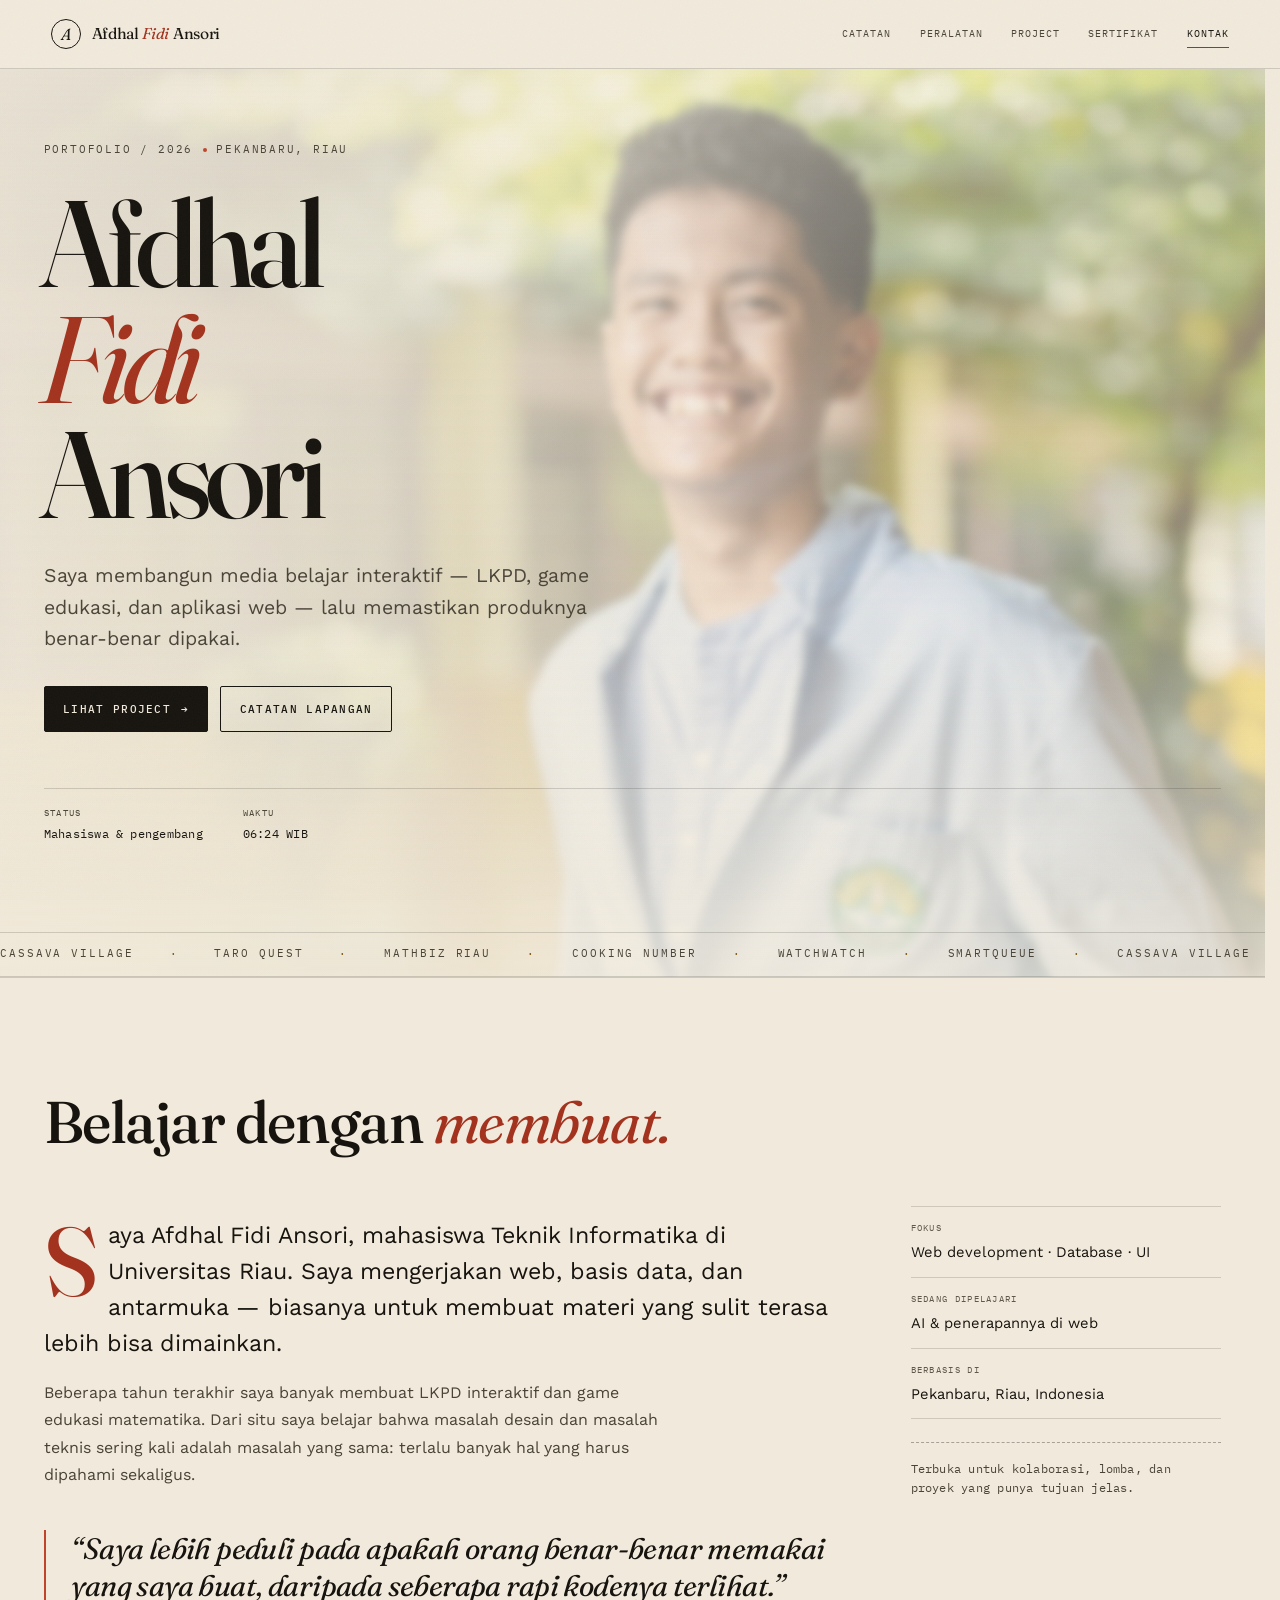
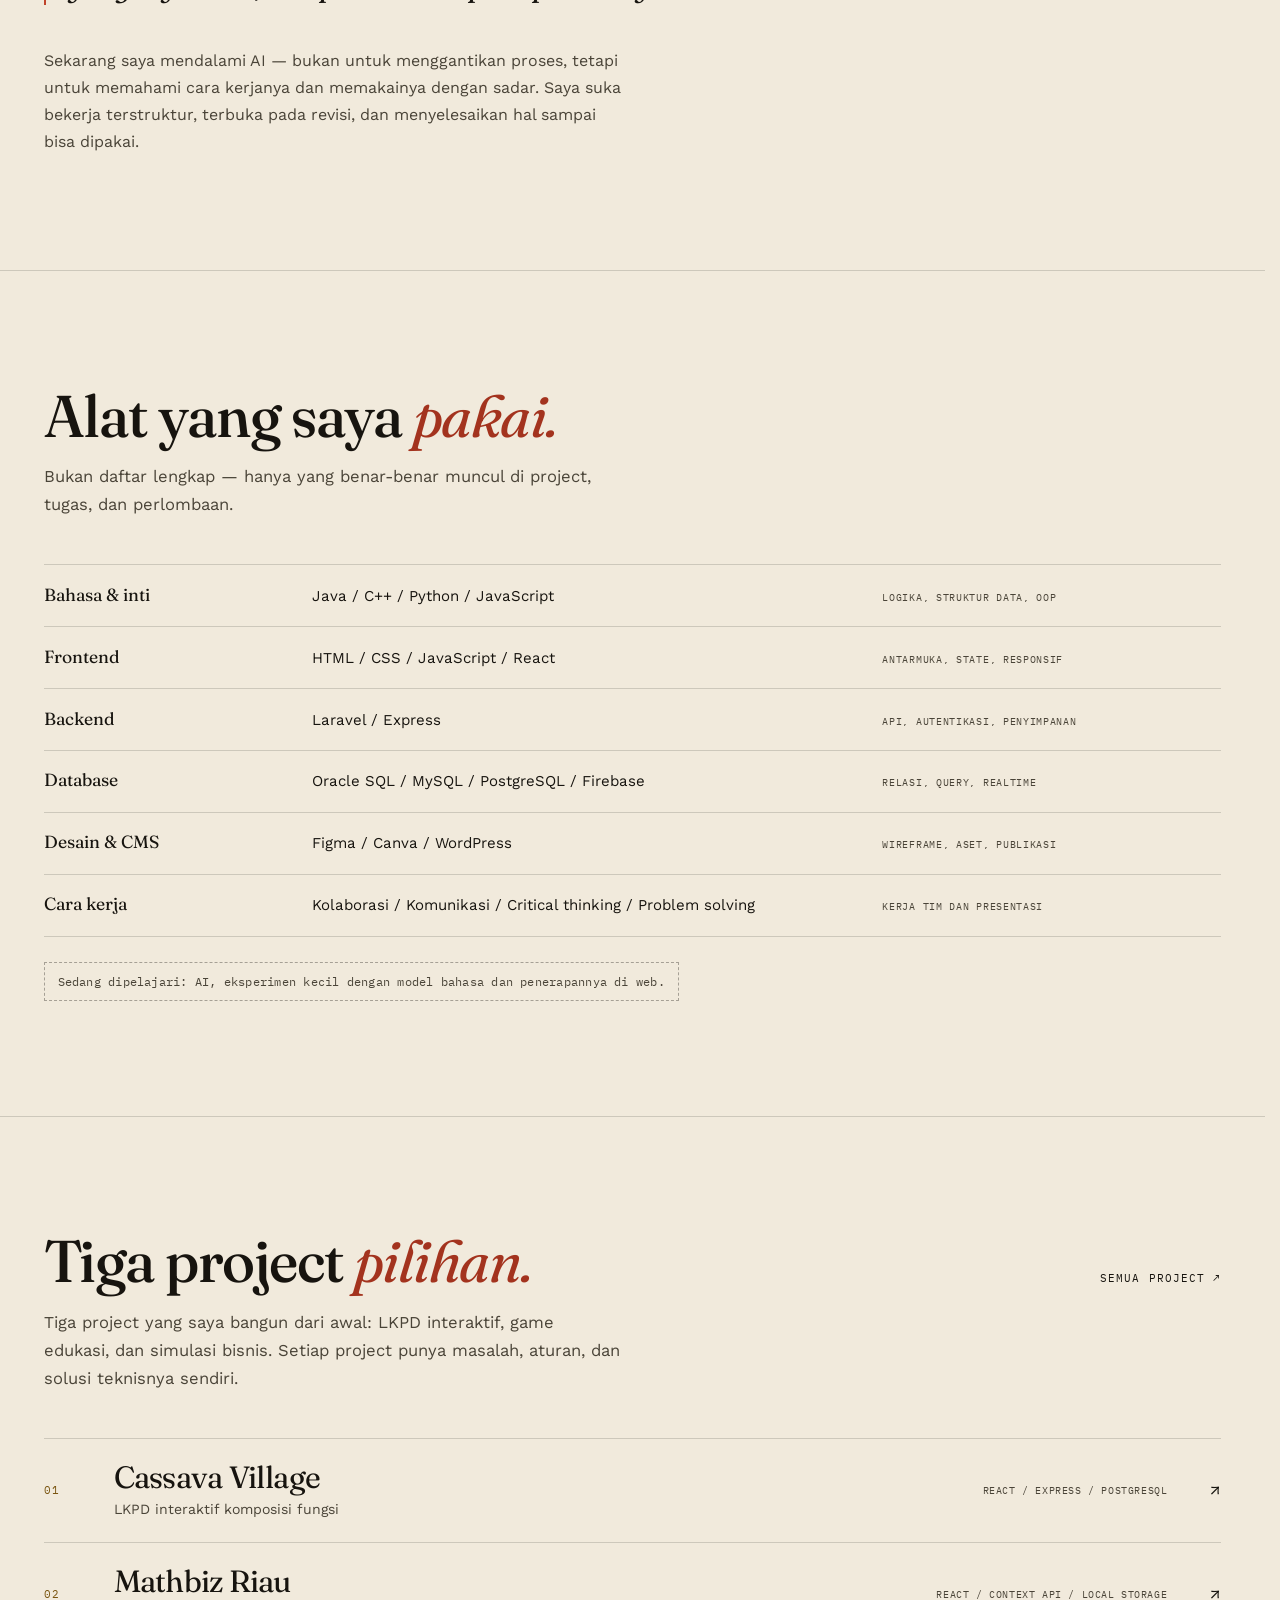
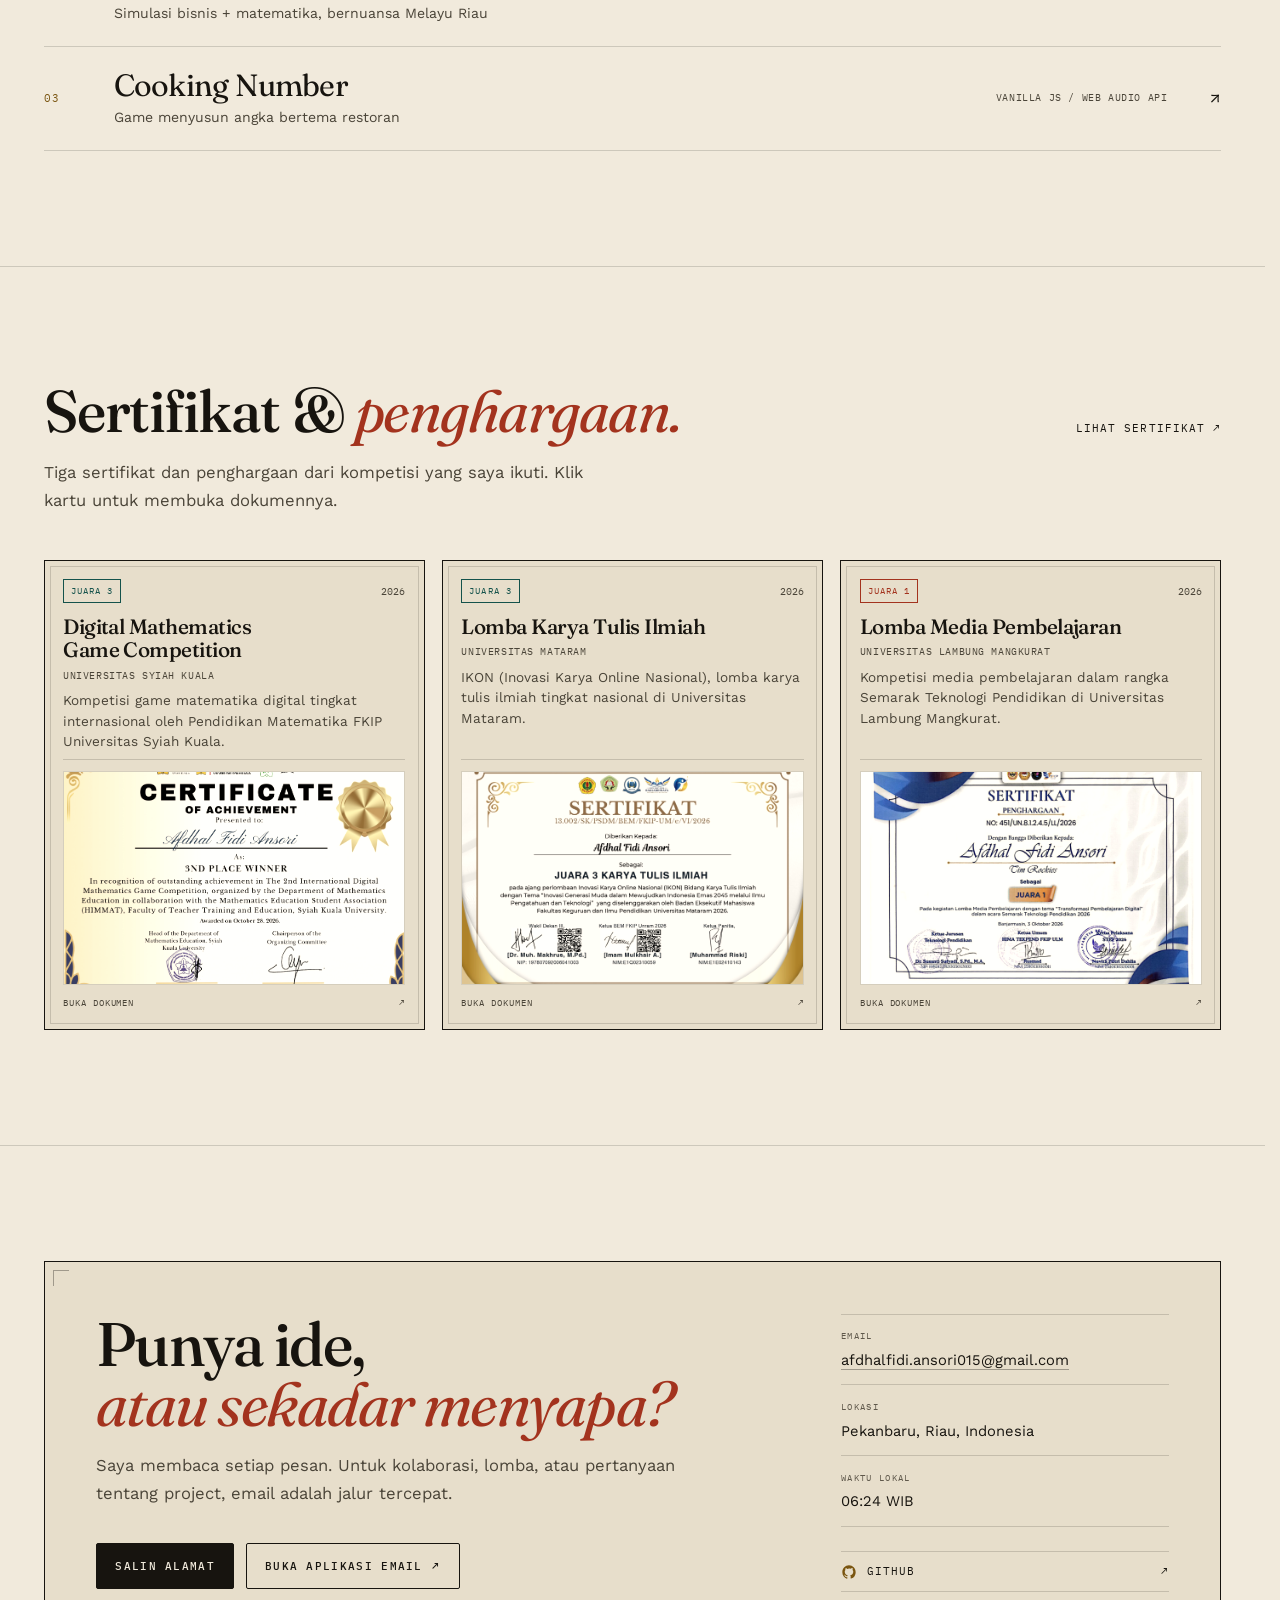
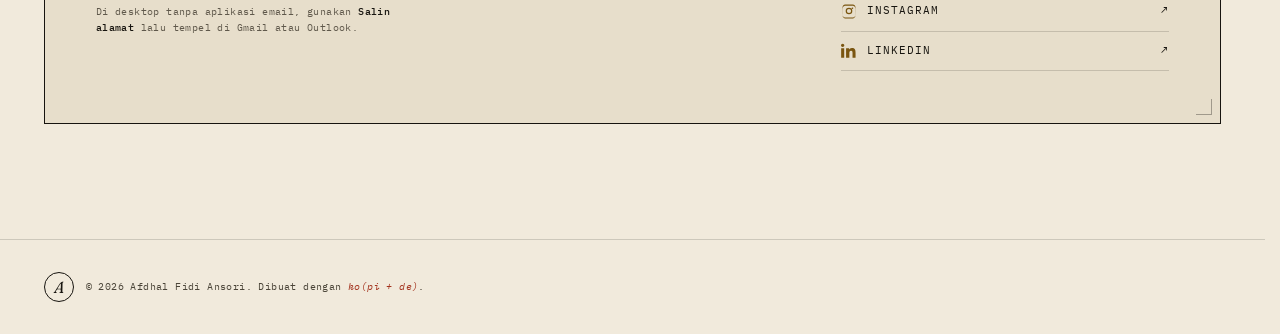
<file: index.html>
<!DOCTYPE html>
<html lang="id">

<head>
    <meta charset="UTF-8" />
    <meta name="viewport" content="width=device-width, initial-scale=1.0" />
    <title>Afdhal Fidi Ansori — Portofolio</title>
    <meta name="description"
        content="Portofolio Afdhal Fidi Ansori, mahasiswa Teknik Informatika Universitas Riau. LKPD interaktif, game edukasi matematika, dan aplikasi web." />
    <meta name="theme-color" content="#f1eadc" />
    <link rel="icon" href="assets/favicon.svg" type="image/svg+xml" />
    <link rel="canonical" href="https://fidiakacoderlearner.github.io/Web-Portofolio/" />

    <meta property="og:type" content="website" />
    <meta property="og:title" content="Afdhal Fidi Ansori — Portofolio" />
    <meta property="og:description"
        content="Portofolio Afdhal Fidi Ansori: LKPD interaktif, game edukasi matematika, dan aplikasi web." />
    <meta property="og:url" content="https://fidiakacoderlearner.github.io/Web-Portofolio/" />
    <meta property="og:image"
        content="https://fidiakacoderlearner.github.io/Web-Portofolio/assets/img/project1.jpg" />
    <meta name="twitter:card" content="summary_large_image" />

    <link rel="preconnect" href="https://fonts.googleapis.com" />
    <link rel="preconnect" href="https://fonts.gstatic.com" crossorigin />
    <link
        href="https://fonts.googleapis.com/css2?family=Fraunces:ital,opsz,wght@0,9..144,300..900;1,9..144,300..900&family=IBM+Plex+Mono:wght@400;500&family=Work+Sans:wght@300;400;500;600&display=swap"
        rel="stylesheet" />
    <link rel="preload" as="image" href="assets/img/profile.jpg" fetchpriority="high" />
    <link rel="stylesheet" href="style.css" />
    <script>document.documentElement.classList.add("js");</script>
</head>

<body>
    <a class="skip" href="#main">Langsung ke konten</a>

    <!-- Topbar -->
    <header class="topbar">
        <div class="shell topbar-inner">
            <a class="brand" href="index.html" aria-label="Afdhal Fidi Ansori — beranda">
                <span class="brand-mark" aria-hidden="true">A</span>
                <span class="brand-name">Afdhal <em>Fidi</em> Ansori</span>
            </a>

            <nav class="topnav" aria-label="Navigasi utama">
                <a href="#about" data-nav="about">Catatan</a>
                <a href="#skills" data-nav="skills">Peralatan</a>
                <a href="#projects" data-nav="projects">Project</a>
                <a href="#achievements" data-nav="achievements">Sertifikat</a>
                <a href="#contact" data-nav="contact">Kontak</a>
            </nav>

            <button class="menu-btn" type="button" data-menu-open aria-controls="menu" aria-expanded="false"
                aria-label="Buka menu">
                <span class="menu-btn-lines" aria-hidden="true"><i></i><i></i></span>
            </button>

            <nav class="menu-dropdown" id="menu" aria-label="Navigasi seluler" hidden>
                <a href="#about" data-nav="about">Catatan</a>
                <a href="#skills" data-nav="skills">Peralatan</a>
                <a href="#projects" data-nav="projects">Project</a>
                <a href="#achievements" data-nav="achievements">Sertifikat</a>
                <a href="#contact" data-nav="contact">Kontak</a>
            </nav>
        </div>
        <div class="progress" aria-hidden="true"><span></span></div>
    </header>

    <main id="main">
        <!-- Hero -->
        <section class="hero" aria-labelledby="hero-title">
            <div class="shell hero-grid">
                <div class="hero-copy">
                    <p class="eyebrow hero-eyebrow">
                        <span>Portofolio / 2026</span>
                        <span class="dot" aria-hidden="true"></span>
                        <span>Pekanbaru, Riau</span>
                    </p>

                    <h1 class="hero-title" id="hero-title">
                        <span class="line"><span style="--i: 0">Afdhal</span></span>
                        <span class="line"><span style="--i: 1"><em>Fidi</em></span></span>
                        <span class="line"><span style="--i: 2">Ansori</span></span>
                    </h1>

                    <p class="hero-lead">
                        Saya membangun media belajar interaktif — LKPD, game edukasi, dan aplikasi web — lalu
                        memastikan produknya benar-benar dipakai.
                    </p>

                    <div class="hero-actions">
                        <a class="btn btn-solid" href="#projects">Lihat project <span aria-hidden="true">→</span></a>
                        <a class="btn" href="#about">Catatan lapangan</a>
                    </div>

                    <dl class="hero-meta">
                        <div>
                            <dt>Status</dt>
                            <dd>Mahasiswa &amp; pengembang</dd>
                        </div>
                        <div>
                            <dt>Waktu</dt>
                            <dd data-clock>— WIB</dd>
                        </div>
                    </dl>
                </div>
            </div>

            <div class="ticker" aria-hidden="true">
                <div class="ticker-track">
                    <div class="ticker-group">
                        <span>Cassava Village</span><span>·</span><span>Taro Quest</span><span>·</span>
                        <span>Mathbiz Riau</span><span>·</span><span>Cooking Number</span><span>·</span>
                        <span>WatchWatch</span><span>·</span><span>SmartQueue</span><span>·</span>
                    </div>
                    <div class="ticker-group">
                        <span>Cassava Village</span><span>·</span><span>Taro Quest</span><span>·</span>
                        <span>Mathbiz Riau</span><span>·</span><span>Cooking Number</span><span>·</span>
                        <span>WatchWatch</span><span>·</span><span>SmartQueue</span><span>·</span>
                    </div>
                </div>
            </div>
        </section>

        <!-- 01 About -->
        <section class="chapter" id="about" data-chapter="about" aria-labelledby="about-title">
            <div class="shell chapter-grid">
                <div class="chapter-body">
                    <h2 class="section-title" id="about-title">Belajar dengan <em>membuat.</em></h2>

                    <div class="about-grid" data-reveal>
                        <div class="about-copy">
                            <p class="about-lead">
                                Saya Afdhal Fidi Ansori, mahasiswa Teknik Informatika di Universitas Riau. Saya
                                mengerjakan web, basis data, dan antarmuka — biasanya untuk membuat materi yang sulit
                                terasa lebih bisa dimainkan.
                            </p>
                            <p>
                                Beberapa tahun terakhir saya banyak membuat LKPD interaktif dan game edukasi
                                matematika. Dari situ saya belajar bahwa masalah desain dan masalah teknis sering kali
                                adalah masalah yang sama: terlalu banyak hal yang harus dipahami sekaligus.
                            </p>
                            <blockquote class="pullquote">
                                “Saya lebih peduli pada apakah orang benar-benar memakai yang saya buat, daripada
                                seberapa rapi kodenya terlihat.”
                            </blockquote>
                            <p>
                                Sekarang saya mendalami AI — bukan untuk menggantikan proses, tetapi untuk memahami
                                cara kerjanya dan memakainya dengan sadar. Saya suka bekerja terstruktur, terbuka pada
                                revisi, dan menyelesaikan hal sampai bisa dipakai.
                            </p>
                        </div>

                        <div class="about-side">
                            <dl class="ledger">
                                <div>
                                    <dt>Fokus</dt>
                                    <dd>Web development · Database · UI</dd>
                                </div>
                                <div>
                                    <dt>Sedang dipelajari</dt>
                                    <dd>AI &amp; penerapannya di web</dd>
                                </div>
                                <div>
                                    <dt>Berbasis di</dt>
                                    <dd>Pekanbaru, Riau, Indonesia</dd>
                                </div>
                            </dl>
                            <p class="note">
                                Terbuka untuk kolaborasi, lomba, dan proyek yang punya tujuan jelas.
                            </p>
                        </div>
                    </div>
                </div>
            </div>
        </section>

        <!-- 02 Skills -->
        <section class="chapter" id="skills" data-chapter="skills" aria-labelledby="skills-title">
            <div class="shell chapter-grid">
                <div class="chapter-body">
                    <h2 class="section-title" id="skills-title">Alat yang saya <em>pakai.</em></h2>
                    <p class="section-lead">
                        Bukan daftar lengkap — hanya yang benar-benar muncul di project, tugas, dan perlombaan.
                    </p>

                    <div class="ledger-table" data-reveal>
                        <div class="ledger-row">
                            <span class="ledger-cat">Bahasa &amp; inti</span>
                            <span class="ledger-items">Java / C++ / Python / JavaScript</span>
                            <span class="ledger-note">logika, struktur data, OOP</span>
                        </div>
                        <div class="ledger-row">
                            <span class="ledger-cat">Frontend</span>
                            <span class="ledger-items">HTML / CSS / JavaScript / React</span>
                            <span class="ledger-note">antarmuka, state, responsif</span>
                        </div>
                        <div class="ledger-row">
                            <span class="ledger-cat">Backend</span>
                            <span class="ledger-items">Laravel / Express</span>
                            <span class="ledger-note">API, autentikasi, penyimpanan</span>
                        </div>
                        <div class="ledger-row">
                            <span class="ledger-cat">Database</span>
                            <span class="ledger-items">Oracle SQL / MySQL / PostgreSQL / Firebase</span>
                            <span class="ledger-note">relasi, query, realtime</span>
                        </div>
                        <div class="ledger-row">
                            <span class="ledger-cat">Desain &amp; CMS</span>
                            <span class="ledger-items">Figma / Canva / WordPress</span>
                            <span class="ledger-note">wireframe, aset, publikasi</span>
                        </div>
                        <div class="ledger-row">
                            <span class="ledger-cat">Cara kerja</span>
                            <span class="ledger-items">Kolaborasi / Komunikasi / Critical thinking / Problem solving</span>
                            <span class="ledger-note">kerja tim dan presentasi</span>
                        </div>
                    </div>

                    <p class="note note-inline">
                        Sedang dipelajari: AI, eksperimen kecil dengan model bahasa dan penerapannya di web.
                    </p>
                </div>
            </div>
        </section>

        <!-- 03 Projects -->
        <section class="chapter" id="projects" data-chapter="projects" aria-labelledby="projects-title">
            <div class="shell chapter-grid">
                <div class="chapter-body">
                    <div class="chapter-heading">
                        <h2 class="section-title" id="projects-title">Tiga project <em>pilihan.</em></h2>
                        <a class="link-arrow" href="projects.html">Semua project <span aria-hidden="true">↗</span></a>
                    </div>
                    <p class="section-lead">
                        Tiga project yang saya bangun dari awal: LKPD interaktif, game edukasi, dan simulasi bisnis.
                        Setiap project punya masalah, aturan, dan solusi teknisnya sendiri.
                    </p>

                    <ol class="index-list" data-reveal>
                        <li class="index-item" data-preview="assets/img/project1.jpg">
                            <a class="index-link" href="project/cassava-village.html">
                                <span class="index-num">01</span>
                                <span class="index-main">
                                    <span class="index-title">Cassava Village</span>
                                    <span class="index-desc">LKPD interaktif komposisi fungsi</span>
                                </span>
                                <span class="index-meta">React / Express / PostgreSQL</span>
                                <span class="index-arrow" aria-hidden="true">↗</span>
                                <img class="index-thumb" src="assets/img/project1.jpg" alt="" width="1600"
                                    height="900" loading="lazy" decoding="async" />
                            </a>
                        </li>
                        <li class="index-item" data-preview="assets/img/project2.jpg">
                            <a class="index-link" href="project/mathbiz-riau.html">
                                <span class="index-num">02</span>
                                <span class="index-main">
                                    <span class="index-title">Mathbiz Riau</span>
                                    <span class="index-desc">Simulasi bisnis + matematika, bernuansa Melayu Riau</span>
                                </span>
                                <span class="index-meta">React / Context API / Local Storage</span>
                                <span class="index-arrow" aria-hidden="true">↗</span>
                                <img class="index-thumb" src="assets/img/project2.jpg" alt="" width="1600"
                                    height="900" loading="lazy" decoding="async" />
                            </a>
                        </li>
                        <li class="index-item" data-preview="assets/img/project3.jpg">
                            <a class="index-link" href="project/cooking-number.html">
                                <span class="index-num">03</span>
                                <span class="index-main">
                                    <span class="index-title">Cooking Number</span>
                                    <span class="index-desc">Game menyusun angka bertema restoran</span>
                                </span>
                                <span class="index-meta">Vanilla JS / Web Audio API</span>
                                <span class="index-arrow" aria-hidden="true">↗</span>
                                <img class="index-thumb" src="assets/img/project3.jpg" alt="" width="1600"
                                    height="900" loading="lazy" decoding="async" />
                            </a>
                        </li>
                    </ol>
                </div>
            </div>
        </section>

        <!-- 04 Achievements -->
        <section class="chapter" id="achievements" data-chapter="achievements" aria-labelledby="achievements-title">
            <div class="shell chapter-grid">
                <div class="chapter-body">
                    <div class="chapter-heading">
                        <h2 class="section-title" id="achievements-title">Sertifikat &amp; <em>penghargaan.</em></h2>
                        <a class="link-arrow" href="certificates.html">Lihat sertifikat <span aria-hidden="true">↗</span></a>
                    </div>
                    <p class="section-lead">
                        Tiga sertifikat dan penghargaan dari kompetisi yang saya ikuti. Klik kartu untuk membuka
                        dokumennya.
                    </p>

                    <div class="stamp-grid" data-reveal>
                        <a class="stamp" href="assets/img/cert-game.jpg" data-viewer
                            data-caption="Juara 3 — The 2nd International Digital Mathematics Game Competition. Organized by the Department of Mathematics Education in collaboration with the Mathematics Education Student Association (HIMMAT), Faculty of Teacher Training and Education, Syiah Kuala University, 2026."
                            data-alt="Sertifikat Juara 3 Digital Mathematics Game Competition">
                            <span class="stamp-top">
                                <span class="stamp-award is-juara3">Juara 3</span>
                                <span class="stamp-year">2026</span>
                            </span>
                            <h3 class="stamp-title">Digital Mathematics Game Competition</h3>
                            <span class="stamp-org">Universitas Syiah Kuala</span>
                            <span class="stamp-desc">Kompetisi game matematika digital tingkat internasional oleh Pendidikan Matematika FKIP Universitas Syiah Kuala.</span>
                            <span class="stamp-thumb">
                                <img src="assets/img/cert-game.jpg" alt="" width="1755" height="1241"
                                    loading="lazy" decoding="async" />
                            </span>
                            <span class="stamp-foot">Buka dokumen <span aria-hidden="true">↗</span></span>
                        </a>

                        <a class="stamp" href="assets/img/cert-lkti.jpg" data-viewer
                            data-caption="Lomba Karya Tulis Ilmiah IKON — Juara 3, Universitas Mataram 2026"
                            data-alt="Sertifikat Juara 3 Lomba Karya Tulis Ilmiah IKON Universitas Mataram">
                            <span class="stamp-top">
                                <span class="stamp-award is-juara3">Juara 3</span>
                                <span class="stamp-year">2026</span>
                            </span>
                            <h3 class="stamp-title">Lomba Karya Tulis Ilmiah</h3>
                            <span class="stamp-org">Universitas Mataram</span>
                            <span class="stamp-desc">IKON (Inovasi Karya Online Nasional), lomba karya tulis ilmiah tingkat nasional di Universitas Mataram.</span>
                            <span class="stamp-thumb">
                                <img src="assets/img/cert-lkti.jpg" alt="" width="1600" height="1131"
                                    loading="lazy" decoding="async" />
                            </span>
                            <span class="stamp-foot">Buka dokumen <span aria-hidden="true">↗</span></span>
                        </a>

                        <a class="stamp" href="assets/img/cert-media.jpg" data-viewer
                            data-caption="Lomba Media Pembelajaran — Juara 1, Universitas Lambung Mangkurat 2026"
                            data-alt="Sertifikat Juara 1 Lomba Media Pembelajaran">
                            <span class="stamp-top">
                                <span class="stamp-award is-juara1">Juara 1</span>
                                <span class="stamp-year">2026</span>
                            </span>
                            <h3 class="stamp-title">Lomba Media Pembelajaran</h3>
                            <span class="stamp-org">Universitas Lambung Mangkurat</span>
                            <span class="stamp-desc">Kompetisi media pembelajaran dalam rangka Semarak Teknologi Pendidikan di Universitas Lambung Mangkurat.</span>
                            <span class="stamp-thumb">
                                <img src="assets/img/cert-media.jpg" alt="" width="1600" height="1131"
                                    loading="lazy" decoding="async" />
                            </span>
                            <span class="stamp-foot">Buka dokumen <span aria-hidden="true">↗</span></span>
                        </a>
                    </div>
                </div>
            </div>
        </section>

        <!-- 05 Contact -->
        <section class="chapter" id="contact" data-chapter="contact" aria-labelledby="contact-title">
            <div class="shell">
                <div class="contact-panel" data-reveal>
                    <div class="contact-copy">
                        <h2 class="contact-title" id="contact-title">
                            Punya ide,<br /><em>atau sekadar menyapa?</em>
                        </h2>
                        <p class="section-lead">
                            Saya membaca setiap pesan. Untuk kolaborasi, lomba, atau pertanyaan tentang project,
                            email adalah jalur tercepat.
                        </p>
                        <div class="contact-actions">
                            <button class="btn btn-solid" type="button" data-copy="afdhalfidi.ansori015@gmail.com">
                                <span class="copy-label" aria-live="polite">Salin alamat</span>
                            </button>
                            <a class="btn"
                                href="mailto:afdhalfidi.ansori015@gmail.com?subject=Halo%20Afdhal">Buka aplikasi email
                                <span aria-hidden="true">↗</span></a>
                        </div>
                        <p class="contact-note">Di desktop tanpa aplikasi email, gunakan <strong>Salin alamat</strong>
                            lalu tempel di Gmail atau Outlook.</p>
                    </div>

                    <div class="contact-side">
                        <dl class="ledger">
                            <div>
                                <dt>Email</dt>
                                <dd><a href="mailto:afdhalfidi.ansori015@gmail.com">afdhalfidi.ansori015@gmail.com</a>
                                </dd>
                            </div>
                            <div>
                                <dt>Lokasi</dt>
                                <dd>Pekanbaru, Riau, Indonesia</dd>
                            </div>
                            <div>
                                <dt>Waktu lokal</dt>
                                <dd data-clock>— WIB</dd>
                            </div>
                        </dl>

                        <nav class="social-list" aria-label="Tautan sosial">
                            <a href="https://github.com/fidiakacoderlearner" target="_blank" rel="noopener">
                                <span class="social-label">
                                    <svg class="social-icon" viewBox="0 0 24 24" aria-hidden="true" focusable="false">
                                        <path
                                            d="M12 2C6.48 2 2 6.58 2 12.26c0 4.53 2.87 8.37 6.84 9.73.5.09.68-.22.68-.49 0-.24-.01-.87-.01-1.71-2.78.62-3.37-1.37-3.37-1.37-.45-1.18-1.11-1.49-1.11-1.49-.91-.64.07-.63.07-.63 1 .07 1.53 1.06 1.53 1.06.89 1.56 2.34 1.11 2.91.85.09-.66.35-1.11.63-1.37-2.22-.26-4.56-1.14-4.56-5.07 0-1.12.39-2.03 1.03-2.75-.1-.26-.45-1.3.1-2.71 0 0 .84-.28 2.75 1.05A9.38 9.38 0 0 1 12 6.84c.85 0 1.71.12 2.51.35 1.91-1.33 2.75-1.05 2.75-1.05.55 1.41.2 2.45.1 2.71.64.72 1.03 1.63 1.03 2.75 0 3.94-2.34 4.81-4.57 5.06.36.32.68.94.68 1.9 0 1.37-.01 2.47-.01 2.81 0 .27.18.59.69.49A10.02 10.02 0 0 0 22 12.26C22 6.58 17.52 2 12 2z" />
                                    </svg>
                                    GitHub
                                </span>
                                <span aria-hidden="true">↗</span>
                            </a>
                            <a href="https://www.instagram.com/3.14di/" target="_blank" rel="noopener">
                                <span class="social-label">
                                    <svg class="social-icon" viewBox="0 0 24 24" aria-hidden="true" focusable="false">
                                        <path
                                            d="M12 2.16c3.2 0 3.58.01 4.85.07 1.17.05 1.8.25 2.23.41.56.22.96.48 1.38.9.42.42.68.82.9 1.38.16.42.36 1.06.41 2.23.06 1.27.07 1.65.07 4.85s-.01 3.58-.07 4.85c-.05 1.17-.25 1.8-.41 2.23-.22.56-.48.96-.9 1.38-.42.42-.82.68-1.38.9-.42.16-1.06.36-2.23.41-1.27.06-1.65.07-4.85.07s-3.58-.01-4.85-.07c-1.17-.05-1.8-.25-2.23-.41-.56-.22-.96-.48-1.38-.9-.42-.42-.68-.82-.9-1.38-.16-.42-.36-1.06-.41-2.23-.06-1.27-.07-1.65-.07-4.85s.01-3.58.07-4.85c.05-1.17.25-1.8.41-2.23.22-.56.48-.96.9-1.38.42-.42.82-.68 1.38-.9.42-.16 1.06-.36 2.23-.41 1.27-.06 1.65-.07 4.85-.07zm0 1.8c-3.15 0-3.52.01-4.76.07-1.15.05-1.77.24-2.19.4-.55.21-.94.47-1.35.88-.41.41-.67.8-.88 1.35-.16.42-.35 1.04-.4 2.19-.06 1.24-.07 1.61-.07 4.76s.01 3.52.07 4.76c.05 1.15.24 1.77.4 2.19.21.55.47.94.88 1.35.41.41.8.67 1.35.88.42.16 1.04.35 2.19.4 1.24.06 1.61.07 4.76.07s3.52-.01 4.76-.07c1.15-.05 1.77-.24 2.19-.4.55-.21.94-.47 1.35-.88.41-.41.67-.8.88-1.35.16-.42.35-1.04.4-2.19.06-1.24.07-1.61.07-4.76s-.01-3.52-.07-4.76c-.05-1.15-.24-1.77-.4-2.19-.21-.55-.47-.94-.88-1.35-.41-.41-.8-.67-1.35-.88-.42-.16-1.04-.35-2.19-.4-1.24-.06-1.61-.07-4.76-.07zm0 3.06a4.98 4.98 0 1 1 0 9.96 4.98 4.98 0 0 1 0-9.96zm0 1.8a3.18 3.18 0 1 0 0 6.36 3.18 3.18 0 0 0 0-6.36zm5.2-2.25a1.16 1.16 0 1 1 0 2.32 1.16 1.16 0 0 1 0-2.32z" />
                                    </svg>
                                    Instagram
                                </span>
                                <span aria-hidden="true">↗</span>
                            </a>
                            <a href="https://www.linkedin.com/in/afdhal-fidi-ansori" target="_blank" rel="noopener">
                                <span class="social-label">
                                    <svg class="social-icon" viewBox="0 0 24 24" aria-hidden="true" focusable="false">
                                        <path
                                            d="M4.98 3.5C4.98 4.88 3.87 6 2.5 6S0 4.88 0 3.5 1.12 1 2.5 1s2.48 1.12 2.48 2.5zM.22 8h4.56v14H.22V8zm7.4 0h4.37v1.91h.06c.61-1.16 2.1-2.38 4.32-2.38 4.62 0 5.47 3.04 5.47 6.99V22h-4.56v-6.64c0-1.58-.03-3.62-2.21-3.62-2.21 0-2.55 1.73-2.55 3.51V22H7.62V8z" />
                                    </svg>
                                    LinkedIn
                                </span>
                                <span aria-hidden="true">↗</span>
                            </a>
                        </nav>
                    </div>
                </div>
            </div>
        </section>
    </main>

    <footer class="footer">
        <div class="shell footer-inner">
            <span class="brand-mark footer-mark" aria-hidden="true">A</span>
            <p class="footer-copy">© 2026 Afdhal Fidi Ansori. Dibuat dengan <em>ko(pi + de)</em>.</p>
        </div>
    </footer>

    <button class="to-top" type="button" data-to-top aria-label="Kembali ke atas">↑</button>

    <!-- Preview gambar untuk indeks project -->
    <div class="cursor-preview" aria-hidden="true">
        <div class="cursor-preview-inner"><img alt="" src="[data-uri]" /></div>
    </div>

    <!-- Document viewer -->
    <dialog class="viewer" id="viewer" aria-label="Pratinjau dokumen">
        <div class="viewer-inner">
            <div class="viewer-top">
                <p class="viewer-count" data-viewer-count>01 / 03</p>
                <button class="viewer-close" type="button" data-viewer-close>Tutup ×</button>
            </div>
            <div class="viewer-stage">
                <button class="viewer-nav" type="button" data-viewer-prev aria-label="Dokumen sebelumnya">←</button>
                <img class="viewer-img" alt="" src="[data-uri]" />
                <button class="viewer-nav" type="button" data-viewer-next aria-label="Dokumen berikutnya">→</button>
            </div>
            <p class="viewer-caption" data-viewer-caption></p>
        </div>
    </dialog>

    <script src="script.js"></script>
</body>

</html>
</file>
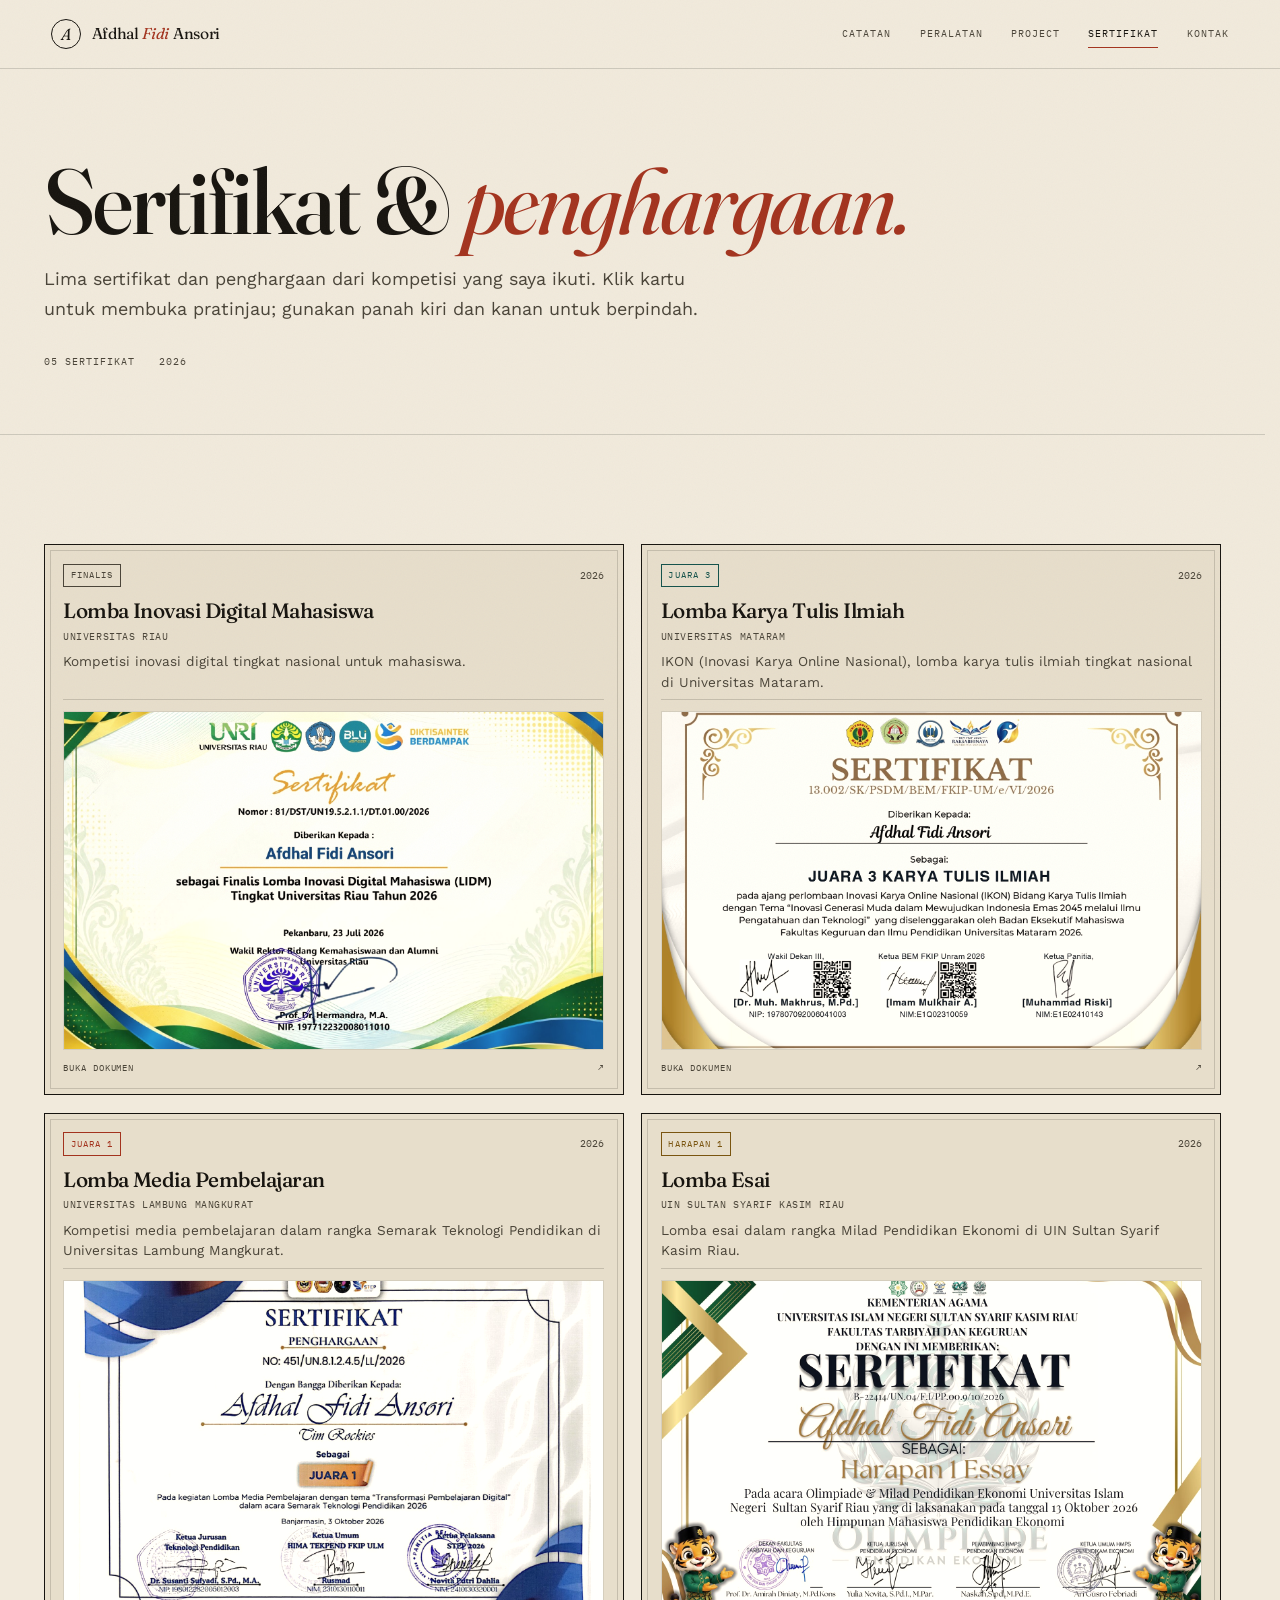
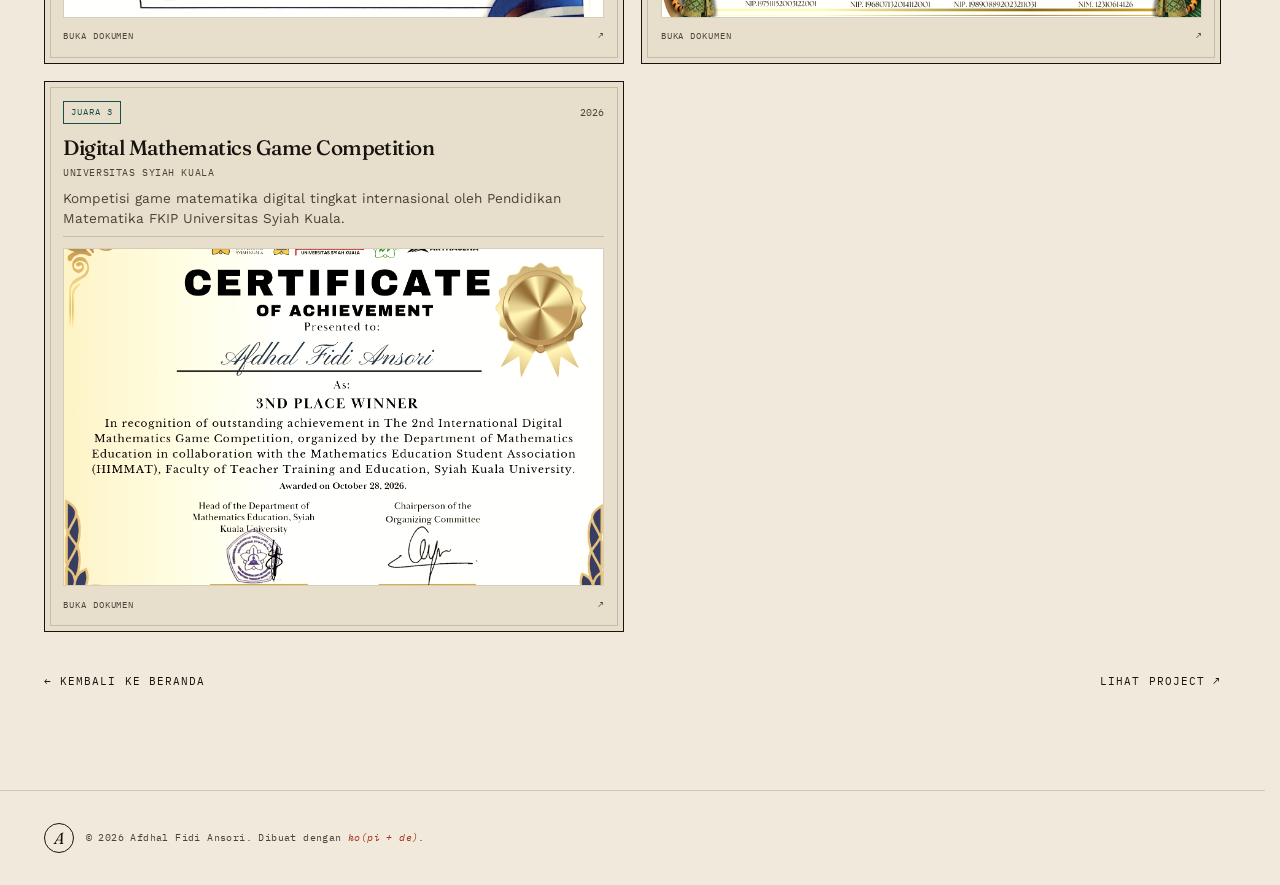
<file: certificates.html>
<!DOCTYPE html>
<html lang="id">

<head>
    <meta charset="UTF-8" />
    <meta name="viewport" content="width=device-width, initial-scale=1.0" />
    <title>Sertifikat &amp; Penghargaan — Afdhal Fidi Ansori</title>
    <meta name="description"
        content="Sertifikat dan penghargaan Afdhal Fidi Ansori: LIDM, LKTI IKON, Lomba Media Pembelajaran, Esai Olimpiade Pendidikan Ekonomi, dan DMGC." />
    <meta name="theme-color" content="#f1eadc" />
    <link rel="icon" href="assets/favicon.svg" type="image/svg+xml" />
    <link rel="canonical" href="https://fidiakacoderlearner.github.io/Web-Portofolio/certificates.html" />

    <meta property="og:type" content="website" />
    <meta property="og:title" content="Sertifikat &amp; Penghargaan — Afdhal Fidi Ansori" />
    <meta property="og:description" content="Lima sertifikat dan penghargaan dari kompetisi yang saya ikuti." />
    <meta property="og:url" content="https://fidiakacoderlearner.github.io/Web-Portofolio/certificates.html" />
    <meta property="og:image"
        content="https://fidiakacoderlearner.github.io/Web-Portofolio/assets/img/cert-media.jpg" />
    <meta name="twitter:card" content="summary_large_image" />

    <link rel="preconnect" href="https://fonts.googleapis.com" />
    <link rel="preconnect" href="https://fonts.gstatic.com" crossorigin />
    <link
        href="https://fonts.googleapis.com/css2?family=Fraunces:ital,opsz,wght@0,9..144,300..900;1,9..144,300..900&family=IBM+Plex+Mono:wght@400;500&family=Work+Sans:wght@300;400;500;600&display=swap"
        rel="stylesheet" />
    <link rel="stylesheet" href="style.css" />
    <script>document.documentElement.classList.add("js");</script>
</head>

<body>
    <a class="skip" href="#main">Langsung ke konten</a>

    <header class="topbar">
        <div class="shell topbar-inner">
            <a class="brand" href="index.html" aria-label="Afdhal Fidi Ansori — beranda">
                <span class="brand-mark" aria-hidden="true">A</span>
                <span class="brand-name">Afdhal <em>Fidi</em> Ansori</span>
            </a>

            <nav class="topnav" aria-label="Navigasi utama">
                <a href="index.html#about">Catatan</a>
                <a href="index.html#skills">Peralatan</a>
                <a href="projects.html">Project</a>
                <a href="certificates.html" aria-current="page">Sertifikat</a>
                <a href="index.html#contact">Kontak</a>
            </nav>

            <button class="menu-btn" type="button" data-menu-open aria-controls="menu" aria-expanded="false"
                aria-label="Buka menu">
                <span class="menu-btn-lines" aria-hidden="true"><i></i><i></i></span>
            </button>

            <nav class="menu-dropdown" id="menu" aria-label="Navigasi seluler" hidden>
                <a href="index.html#about">Catatan</a>
                <a href="index.html#skills">Peralatan</a>
                <a href="projects.html">Project</a>
                <a href="certificates.html" aria-current="page">Sertifikat</a>
                <a href="index.html#contact">Kontak</a>
            </nav>
        </div>
        <div class="progress" aria-hidden="true"><span></span></div>
    </header>

    <main id="main">
        <header class="page-head">
            <div class="shell">
                <h1 class="page-title">Sertifikat &amp; <em>penghargaan.</em></h1>
                <p class="page-lead">
                    Lima sertifikat dan penghargaan dari kompetisi yang saya ikuti. Klik kartu untuk membuka
                    pratinjau; gunakan panah kiri dan kanan untuk berpindah.
                </p>
                <div class="page-meta">
                    <span>05 sertifikat</span>
                    <span>2026</span>
                </div>
            </div>
        </header>

        <section class="listing" aria-label="Daftar sertifikat">
            <div class="shell">
                <div class="stamp-grid stamp-grid--archive">
                    <a class="stamp" href="assets/img/cert-lidm.jpg" data-viewer
                        data-caption="Lomba Inovasi Digital Mahasiswa — Finalis Universitas Riau 2026"
                        data-alt="Sertifikat Finalis Lomba Inovasi Digital Mahasiswa Universitas Riau">
                        <span class="stamp-top">
                            <span class="stamp-award is-finalis">Finalis</span>
                            <span class="stamp-year">2026</span>
                        </span>
                        <h2 class="stamp-title">Lomba Inovasi Digital Mahasiswa</h2>
                        <span class="stamp-org">Universitas Riau</span>
                        <span class="stamp-desc">Kompetisi inovasi digital tingkat nasional untuk mahasiswa.</span>
                        <span class="stamp-thumb">
                            <img src="assets/img/cert-lidm.jpg" alt="" width="1600" height="1131" fetchpriority="high"
                                decoding="async" />
                        </span>
                        <span class="stamp-foot">Buka dokumen <span aria-hidden="true">↗</span></span>
                    </a>

                    <a class="stamp" href="assets/img/cert-lkti.jpg" data-viewer
                        data-caption="Lomba Karya Tulis Ilmiah IKON — Juara 3, Universitas Mataram 2026"
                        data-alt="Sertifikat Juara 3 Lomba Karya Tulis Ilmiah IKON Universitas Mataram">
                        <span class="stamp-top">
                            <span class="stamp-award is-juara3">Juara 3</span>
                            <span class="stamp-year">2026</span>
                        </span>
                        <h2 class="stamp-title">Lomba Karya Tulis Ilmiah</h2>
                        <span class="stamp-org">Universitas Mataram</span>
                        <span class="stamp-desc">IKON (Inovasi Karya Online Nasional), lomba karya tulis ilmiah tingkat nasional di Universitas Mataram.</span>
                        <span class="stamp-thumb">
                            <img src="assets/img/cert-lkti.jpg" alt="" width="1600" height="1131" loading="lazy"
                                decoding="async" />
                        </span>
                        <span class="stamp-foot">Buka dokumen <span aria-hidden="true">↗</span></span>
                    </a>

                    <a class="stamp" href="assets/img/cert-media.jpg" data-viewer
                        data-caption="Lomba Media Pembelajaran — Juara 1, Universitas Lambung Mangkurat 2026"
                        data-alt="Sertifikat Juara 1 Lomba Media Pembelajaran">
                        <span class="stamp-top">
                            <span class="stamp-award is-juara1">Juara 1</span>
                            <span class="stamp-year">2026</span>
                        </span>
                        <h2 class="stamp-title">Lomba Media Pembelajaran</h2>
                        <span class="stamp-org">Universitas Lambung Mangkurat</span>
                        <span class="stamp-desc">Kompetisi media pembelajaran dalam rangka Semarak Teknologi Pendidikan di Universitas Lambung Mangkurat.</span>
                        <span class="stamp-thumb">
                            <img src="assets/img/cert-media.jpg" alt="" width="1600" height="1131" loading="lazy"
                                decoding="async" />
                        </span>
                        <span class="stamp-foot">Buka dokumen <span aria-hidden="true">↗</span></span>
                    </a>

                    <a class="stamp" href="assets/img/cert-esai.jpg" data-viewer
                        data-caption="Lomba Esai Milad Pendidikan Ekonomi — Harapan 1, UIN Suska Riau 2026"
                        data-alt="Sertifikat Harapan 1 Lomba Esai Milad Pendidikan Ekonomi UIN Suska Riau">
                        <span class="stamp-top">
                            <span class="stamp-award is-harapan1">Harapan 1</span>
                            <span class="stamp-year">2026</span>
                        </span>
                        <h2 class="stamp-title">Lomba Esai</h2>
                        <span class="stamp-org">UIN Sultan Syarif Kasim Riau</span>
                        <span class="stamp-desc">Lomba esai dalam rangka Milad Pendidikan Ekonomi di UIN Sultan Syarif Kasim Riau.</span>
                        <span class="stamp-thumb">
                            <img src="assets/img/cert-esai.jpg" alt="" width="1600" height="1131" loading="lazy"
                                decoding="async" />
                        </span>
                        <span class="stamp-foot">Buka dokumen <span aria-hidden="true">↗</span></span>
                    </a>

                    <a class="stamp" href="assets/img/cert-game.jpg" data-viewer
                        data-caption="Juara 3 — The 2nd International Digital Mathematics Game Competition. Organized by the Department of Mathematics Education in collaboration with the Mathematics Education Student Association (HIMMAT), Faculty of Teacher Training and Education, Syiah Kuala University, 2026."
                        data-alt="Sertifikat Juara 3 Digital Mathematics Game Competition">
                        <span class="stamp-top">
                            <span class="stamp-award is-juara3">Juara 3</span>
                            <span class="stamp-year">2026</span>
                        </span>
                        <h2 class="stamp-title">Digital Mathematics Game Competition</h2>
                        <span class="stamp-org">Universitas Syiah Kuala</span>
                        <span class="stamp-desc">Kompetisi game matematika digital tingkat internasional oleh Pendidikan Matematika FKIP Universitas Syiah Kuala.</span>
                        <span class="stamp-thumb">
                            <img src="assets/img/cert-game.jpg" alt="" width="1755" height="1241" loading="lazy"
                                decoding="async" />
                        </span>
                        <span class="stamp-foot">Buka dokumen <span aria-hidden="true">↗</span></span>
                    </a>
                </div>

                <div class="listing-foot">
                    <a class="link-arrow" href="index.html"><span aria-hidden="true">←</span> Kembali ke beranda</a>
                    <a class="link-arrow" href="projects.html">Lihat project <span aria-hidden="true">↗</span></a>
                </div>
            </div>
        </section>
    </main>

    <footer class="footer">
        <div class="shell footer-inner">
            <span class="brand-mark footer-mark" aria-hidden="true">A</span>
            <p class="footer-copy">© 2026 Afdhal Fidi Ansori. Dibuat dengan <em>ko(pi + de)</em>.</p>
        </div>
    </footer>

    <button class="to-top" type="button" data-to-top aria-label="Kembali ke atas">↑</button>

    <dialog class="viewer" id="viewer" aria-label="Pratinjau dokumen">
        <div class="viewer-inner">
            <div class="viewer-top">
                <p class="viewer-count" data-viewer-count>01 / 05</p>
                <button class="viewer-close" type="button" data-viewer-close>Tutup ×</button>
            </div>
            <div class="viewer-stage">
                <button class="viewer-nav" type="button" data-viewer-prev aria-label="Dokumen sebelumnya">←</button>
                <img class="viewer-img" alt="" src="[data-uri]" />
                <button class="viewer-nav" type="button" data-viewer-next aria-label="Dokumen berikutnya">→</button>
            </div>
            <p class="viewer-caption" data-viewer-caption></p>
        </div>
    </dialog>

    <script src="script.js"></script>
</body>

</html>
</file>
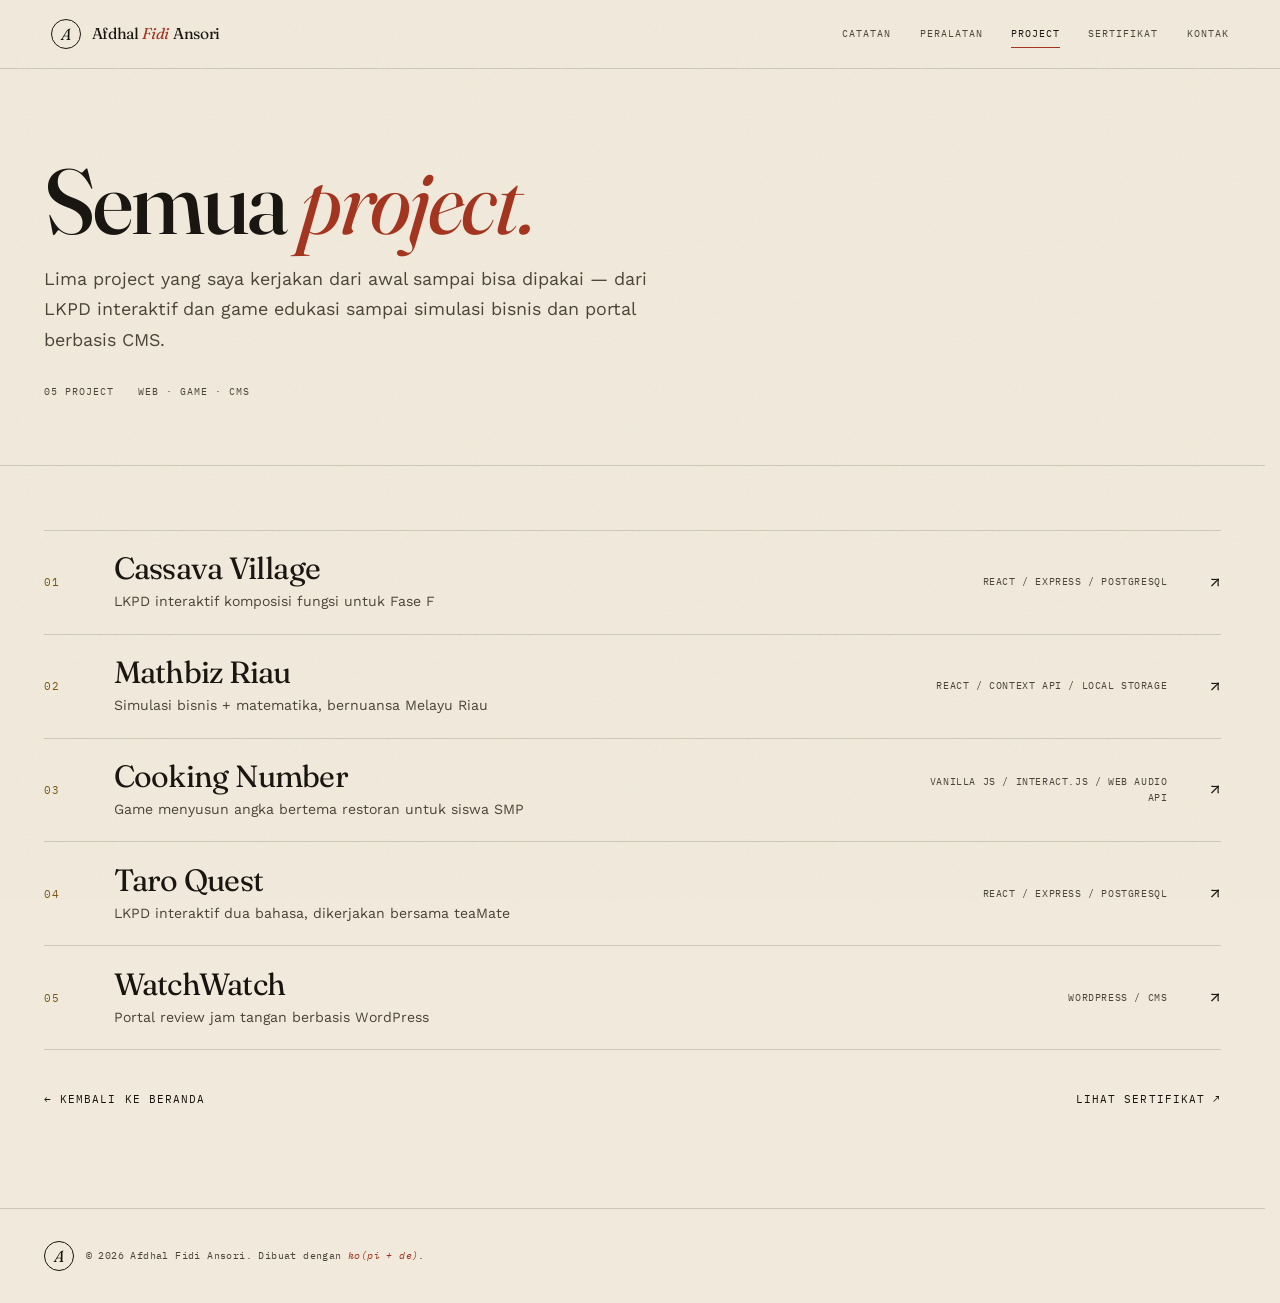
<file: projects.html>
<!DOCTYPE html>
<html lang="id">

<head>
    <meta charset="UTF-8" />
    <meta name="viewport" content="width=device-width, initial-scale=1.0" />
    <title>Indeks Project — Afdhal Fidi Ansori</title>
    <meta name="description"
        content="Lima project Afdhal Fidi Ansori: LKPD interaktif, game edukasi matematika, simulasi bisnis, dan portal berbasis WordPress." />
    <meta name="theme-color" content="#f1eadc" />
    <link rel="icon" href="assets/favicon.svg" type="image/svg+xml" />
    <link rel="canonical" href="https://fidiakacoderlearner.github.io/Web-Portofolio/projects.html" />

    <meta property="og:type" content="website" />
    <meta property="og:title" content="Indeks Project — Afdhal Fidi Ansori" />
    <meta property="og:description" content="Lima project: LKPD interaktif, game edukasi, simulasi bisnis, dan CMS." />
    <meta property="og:url" content="https://fidiakacoderlearner.github.io/Web-Portofolio/projects.html" />
    <meta property="og:image"
        content="https://fidiakacoderlearner.github.io/Web-Portofolio/assets/img/project1.jpg" />
    <meta name="twitter:card" content="summary_large_image" />

    <link rel="preconnect" href="https://fonts.googleapis.com" />
    <link rel="preconnect" href="https://fonts.gstatic.com" crossorigin />
    <link
        href="https://fonts.googleapis.com/css2?family=Fraunces:ital,opsz,wght@0,9..144,300..900;1,9..144,300..900&family=IBM+Plex+Mono:wght@400;500&family=Work+Sans:wght@300;400;500;600&display=swap"
        rel="stylesheet" />
    <link rel="stylesheet" href="style.css" />
    <script>document.documentElement.classList.add("js");</script>
</head>

<body>
    <a class="skip" href="#main">Langsung ke konten</a>

    <header class="topbar">
        <div class="shell topbar-inner">
            <a class="brand" href="index.html" aria-label="Afdhal Fidi Ansori — beranda">
                <span class="brand-mark" aria-hidden="true">A</span>
                <span class="brand-name">Afdhal <em>Fidi</em> Ansori</span>
            </a>

            <nav class="topnav" aria-label="Navigasi utama">
                <a href="index.html#about">Catatan</a>
                <a href="index.html#skills">Peralatan</a>
                <a href="projects.html" aria-current="page">Project</a>
                <a href="index.html#achievements">Sertifikat</a>
                <a href="index.html#contact">Kontak</a>
            </nav>

            <button class="menu-btn" type="button" data-menu-open aria-controls="menu" aria-expanded="false"
                aria-label="Buka menu">
                <span class="menu-btn-lines" aria-hidden="true"><i></i><i></i></span>
            </button>

            <nav class="menu-dropdown" id="menu" aria-label="Navigasi seluler" hidden>
                <a href="index.html#about">Catatan</a>
                <a href="index.html#skills">Peralatan</a>
                <a href="projects.html" aria-current="page">Project</a>
                <a href="index.html#achievements">Sertifikat</a>
                <a href="index.html#contact">Kontak</a>
            </nav>
        </div>
        <div class="progress" aria-hidden="true"><span></span></div>
    </header>

    <main id="main">
        <header class="page-head">
            <div class="shell">
                <h1 class="page-title">Semua <em>project.</em></h1>
                <p class="page-lead">
                    Lima project yang saya kerjakan dari awal sampai bisa dipakai — dari LKPD interaktif dan game
                    edukasi sampai simulasi bisnis dan portal berbasis CMS.
                </p>
                <div class="page-meta">
                    <span>05 project</span>
                    <span>Web · Game · CMS</span>
                </div>
            </div>
        </header>

        <section class="listing" aria-label="Daftar project">
            <div class="shell">
                <ol class="index-list">
                    <li class="index-item" data-preview="assets/img/project1.jpg">
                        <a class="index-link" href="project/cassava-village.html">
                            <span class="index-num">01</span>
                            <span class="index-main">
                                <span class="index-title">Cassava Village</span>
                                <span class="index-desc">LKPD interaktif komposisi fungsi untuk Fase F</span>
                            </span>
                            <span class="index-meta">React / Express / PostgreSQL</span>
                            <span class="index-arrow" aria-hidden="true">↗</span>
                            <img class="index-thumb" src="assets/img/project1.jpg" alt="" width="1600" height="900"
                                fetchpriority="high" decoding="async" />
                        </a>
                    </li>

                    <li class="index-item" data-preview="assets/img/project2.jpg">
                        <a class="index-link" href="project/mathbiz-riau.html">
                            <span class="index-num">02</span>
                            <span class="index-main">
                                <span class="index-title">Mathbiz Riau</span>
                                <span class="index-desc">Simulasi bisnis + matematika, bernuansa Melayu Riau</span>
                            </span>
                            <span class="index-meta">React / Context API / Local Storage</span>
                            <span class="index-arrow" aria-hidden="true">↗</span>
                            <img class="index-thumb" src="assets/img/project2.jpg" alt="" width="1600" height="900"
                                loading="lazy" decoding="async" />
                        </a>
                    </li>

                    <li class="index-item" data-preview="assets/img/project3.jpg">
                        <a class="index-link" href="project/cooking-number.html">
                            <span class="index-num">03</span>
                            <span class="index-main">
                                <span class="index-title">Cooking Number</span>
                                <span class="index-desc">Game menyusun angka bertema restoran untuk siswa SMP</span>
                            </span>
                            <span class="index-meta">Vanilla JS / interact.js / Web Audio API</span>
                            <span class="index-arrow" aria-hidden="true">↗</span>
                            <img class="index-thumb" src="assets/img/project3.jpg" alt="" width="1600" height="900"
                                loading="lazy" decoding="async" />
                        </a>
                    </li>

                    <li class="index-item" data-preview="assets/img/project5.jpg">
                        <a class="index-link" href="project/taro-quest.html">
                            <span class="index-num">04</span>
                            <span class="index-main">
                                <span class="index-title">Taro Quest</span>
                                <span class="index-desc">LKPD interaktif dua bahasa, dikerjakan bersama teaMate</span>
                            </span>
                            <span class="index-meta">React / Express / PostgreSQL</span>
                            <span class="index-arrow" aria-hidden="true">↗</span>
                            <img class="index-thumb" src="assets/img/project5.jpg" alt="" width="1600" height="900"
                                loading="lazy" decoding="async" />
                        </a>
                    </li>

                    <li class="index-item" data-preview="assets/img/project6.jpg">
                        <a class="index-link" href="project/watchwatch.html">
                            <span class="index-num">05</span>
                            <span class="index-main">
                                <span class="index-title">WatchWatch</span>
                                <span class="index-desc">Portal review jam tangan berbasis WordPress</span>
                            </span>
                            <span class="index-meta">WordPress / CMS</span>
                            <span class="index-arrow" aria-hidden="true">↗</span>
                            <img class="index-thumb" src="assets/img/project6.jpg" alt="" width="1600" height="900"
                                loading="lazy" decoding="async" />
                        </a>
                    </li>
                </ol>

                <div class="listing-foot">
                    <a class="link-arrow" href="index.html"><span aria-hidden="true">←</span> Kembali ke beranda</a>
                    <a class="link-arrow" href="certificates.html">Lihat sertifikat <span aria-hidden="true">↗</span></a>
                </div>
            </div>
        </section>
    </main>

    <footer class="footer">
        <div class="shell footer-inner">
            <span class="brand-mark footer-mark" aria-hidden="true">A</span>
            <p class="footer-copy">© 2026 Afdhal Fidi Ansori. Dibuat dengan <em>ko(pi + de)</em>.</p>
        </div>
    </footer>

    <button class="to-top" type="button" data-to-top aria-label="Kembali ke atas">↑</button>

    <div class="cursor-preview" aria-hidden="true">
        <div class="cursor-preview-inner"><img alt="" src="[data-uri]" /></div>
    </div>

    <script src="script.js"></script>
</body>

</html>
</file>
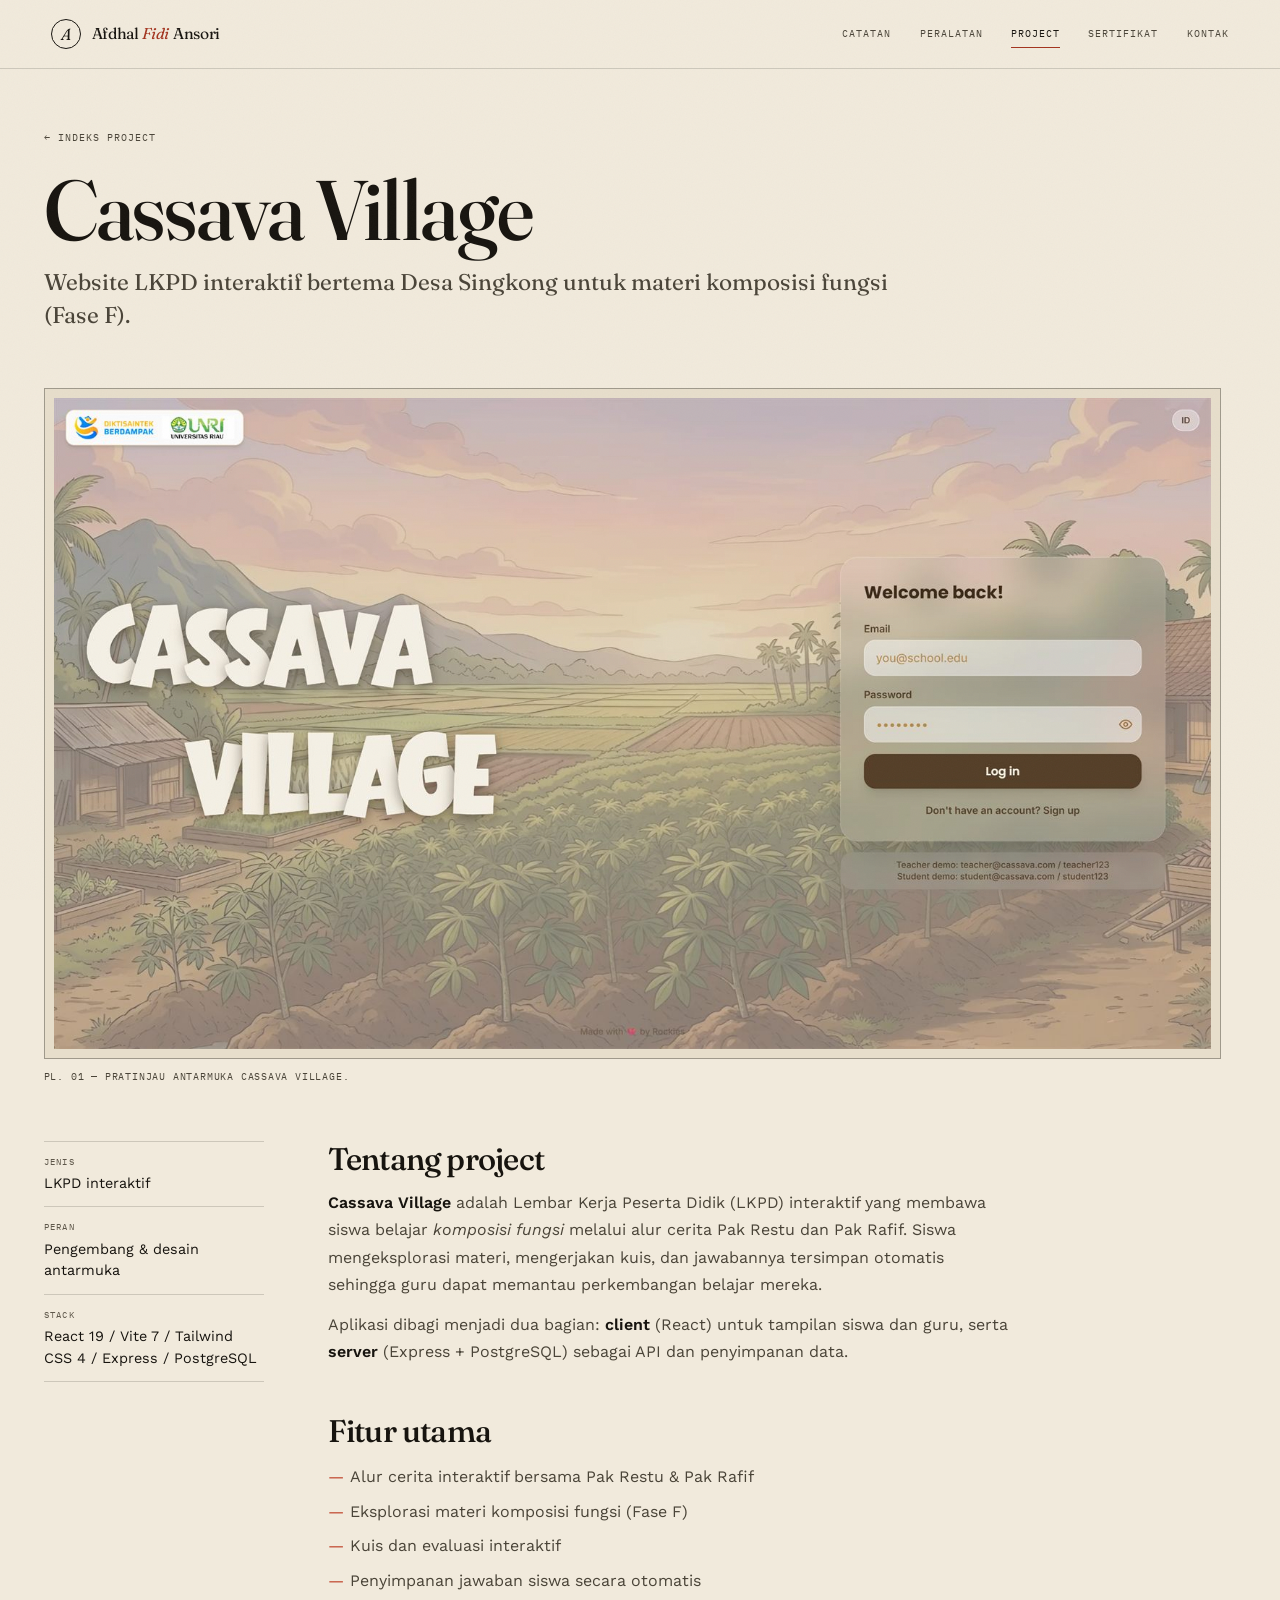
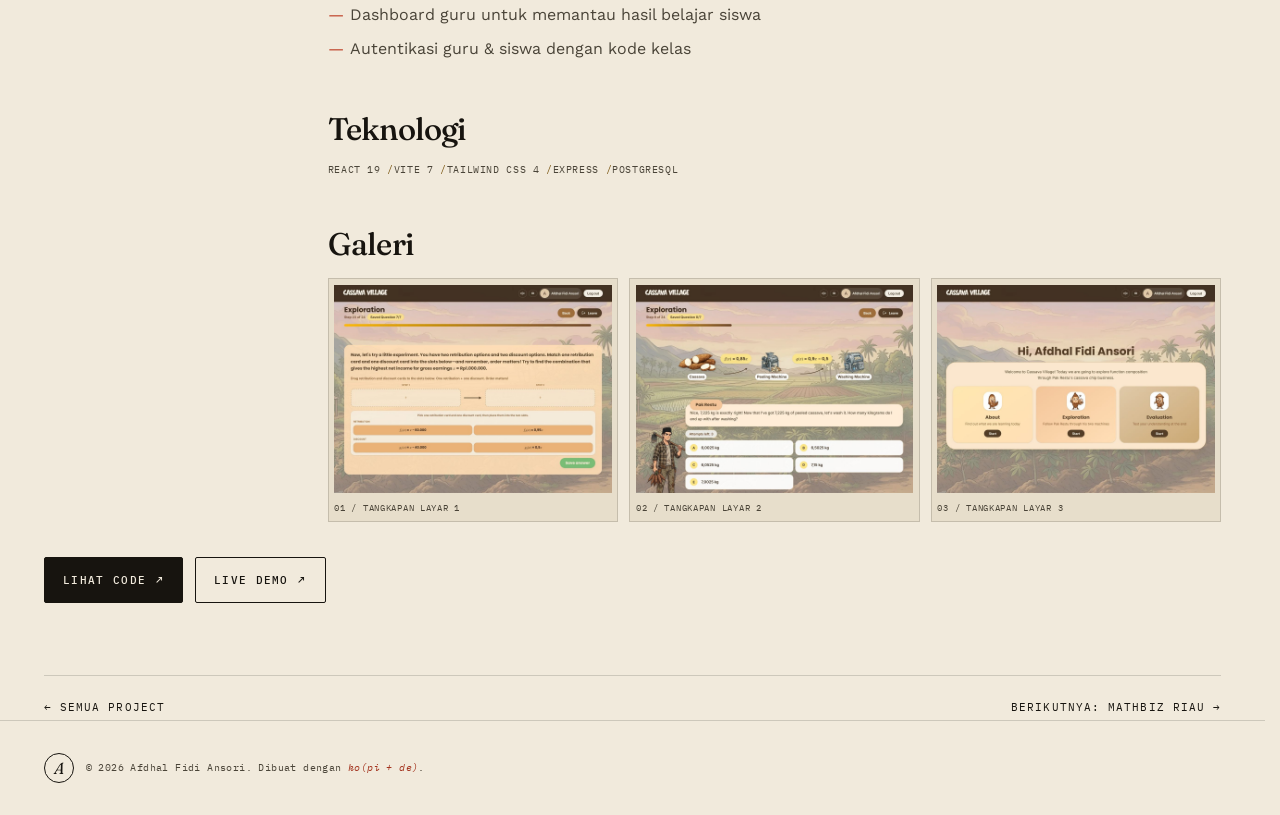
<file: project/cassava-village.html>
<!DOCTYPE html>
<html lang="id">

<head>
    <meta charset="UTF-8" />
    <meta name="viewport" content="width=device-width, initial-scale=1.0" />
    <title>Cassava Village — Afdhal Fidi Ansori</title>
    <meta name="description" content="LKPD interaktif komposisi fungsi untuk Fase F, dengan alur cerita, eksplorasi, kuis, dan dashboard guru." />
    <meta name="theme-color" content="#f1eadc" />
    <link rel="icon" href="../assets/favicon.svg" type="image/svg+xml" />
    <link rel="canonical" href="https://fidiakacoderlearner.github.io/Web-Portofolio/project/cassava-village.html" />

    <meta property="og:type" content="article" />
    <meta property="og:title" content="Cassava Village — Afdhal Fidi Ansori" />
    <meta property="og:description" content="LKPD interaktif komposisi fungsi untuk Fase F, dengan alur cerita, eksplorasi, kuis, dan dashboard guru." />
    <meta property="og:url" content="https://fidiakacoderlearner.github.io/Web-Portofolio/project/cassava-village.html" />
    <meta property="og:image" content="https://fidiakacoderlearner.github.io/Web-Portofolio/assets/img/project1.jpg" />
    <meta name="twitter:card" content="summary_large_image" />

    <link rel="preconnect" href="https://fonts.googleapis.com" />
    <link rel="preconnect" href="https://fonts.gstatic.com" crossorigin />
    <link
        href="https://fonts.googleapis.com/css2?family=Fraunces:ital,opsz,wght@0,9..144,300..900;1,9..144,300..900&family=IBM+Plex+Mono:wght@400;500&family=Work+Sans:wght@300;400;500;600&display=swap"
        rel="stylesheet" />
    <link rel="stylesheet" href="../style.css" />
    <script>document.documentElement.classList.add("js");</script>
</head>

<body>
    <a class="skip" href="#main">Langsung ke konten</a>

    <header class="topbar">
        <div class="shell topbar-inner">
            <a class="brand" href="../index.html" aria-label="Afdhal Fidi Ansori — beranda">
                <span class="brand-mark" aria-hidden="true">A</span>
                <span class="brand-name">Afdhal <em>Fidi</em> Ansori</span>
            </a>

            <nav class="topnav" aria-label="Navigasi utama">
                <a href="../index.html#about">Catatan</a>
                <a href="../index.html#skills">Peralatan</a>
                <a href="../projects.html" aria-current="page">Project</a>
                <a href="../index.html#achievements">Sertifikat</a>
                <a href="../index.html#contact">Kontak</a>
            </nav>

            <button class="menu-btn" type="button" data-menu-open aria-controls="menu" aria-expanded="false"
                aria-label="Buka menu">
                <span class="menu-btn-lines" aria-hidden="true"><i></i><i></i></span>
            </button>

            <nav class="menu-dropdown" id="menu" aria-label="Navigasi seluler" hidden>
                <a href="../index.html#about">Catatan</a>
                <a href="../index.html#skills">Peralatan</a>
                <a href="../projects.html" aria-current="page">Project</a>
                <a href="../index.html#achievements">Sertifikat</a>
                <a href="../index.html#contact">Kontak</a>
            </nav>
        </div>
        <div class="progress" aria-hidden="true"><span></span></div>
    </header>

    <main id="main">
        <article class="detail">
            <div class="shell">
                <a class="back-link" href="../projects.html"><span aria-hidden="true">←</span> Indeks project</a>

                <header class="detail-head">
                    <h1 class="detail-title">Cassava Village</h1>
                    <p class="detail-lead">Website LKPD interaktif bertema Desa Singkong untuk materi komposisi fungsi (Fase F).</p>
                </header>

                <figure class="detail-figure">
                    <a class="plate-link" href="../assets/img/project1.jpg" data-viewer
                        data-caption="Pl. 01 — Pratinjau antarmuka Cassava Village." data-alt="Tampilan antarmuka Cassava Village">
                        <img src="../assets/img/project1.jpg" alt="Tampilan antarmuka Cassava Village" width="1600"
                            height="900" fetchpriority="high" decoding="async" />
                    </a>
                    <figcaption>Pl. 01 — Pratinjau antarmuka Cassava Village.</figcaption>
                </figure>

                <div class="detail-grid">
                    <aside class="detail-aside" aria-label="Spesifikasi project">
                        <dl class="spec">
                            <div>
                                <dt>Jenis</dt>
                                <dd>LKPD interaktif</dd>
                            </div>
                            <div>
                                <dt>Peran</dt>
                                <dd>Pengembang &amp; desain antarmuka</dd>
                            </div>
                            <div>
                                <dt>Stack</dt>
                                <dd>React 19 / Vite 7 / Tailwind CSS 4 / Express / PostgreSQL</dd>
                            </div>
                        </dl>
                    </aside>

                    <div class="detail-body">

                <section class="project-section">
                    <h2>Tentang project</h2>

                        <p><strong>Cassava Village</strong> adalah Lembar Kerja Peserta Didik (LKPD) interaktif yang membawa siswa belajar <em>komposisi fungsi</em> melalui alur cerita Pak Restu dan Pak Rafif. Siswa mengeksplorasi materi, mengerjakan kuis, dan jawabannya tersimpan otomatis sehingga guru dapat memantau perkembangan belajar mereka.</p>
                        <p>Aplikasi dibagi menjadi dua bagian: <strong>client</strong> (React) untuk tampilan siswa dan guru, serta <strong>server</strong> (Express + PostgreSQL) sebagai API dan penyimpanan data.</p>
                </section>

                <section class="project-section">
                    <h2>Fitur utama</h2>

                        <ul class="project-list">
                            <li>Alur cerita interaktif bersama Pak Restu &amp; Pak Rafif</li>
                            <li>Eksplorasi materi komposisi fungsi (Fase F)</li>
                            <li>Kuis dan evaluasi interaktif</li>
                            <li>Penyimpanan jawaban siswa secara otomatis</li>
                            <li>Dashboard guru untuk memantau hasil belajar siswa</li>
                            <li>Autentikasi guru &amp; siswa dengan kode kelas</li>
                        </ul>
                </section>

                <section class="project-section">
                    <h2>Teknologi</h2>

                        <div class="project-tech">
                            <span>React 19</span><span>Vite 7</span><span>Tailwind CSS 4</span><span>Express</span><span>PostgreSQL</span>
                        </div>
                </section>

                <section class="project-section">
                    <h2>Galeri</h2>
                    <div class="project-gallery">

                        <a class="gallery-item" href="../assets/img/cassava/1.jpg" data-viewer
                            data-caption="Tangkapan layar 1" data-alt="Cassava Village — tangkapan layar 1">
                            <img src="../assets/img/cassava/1.jpg" alt="Cassava Village — tangkapan layar 1" width="1200" height="900"
                                loading="lazy" decoding="async" />
                            <span class="gallery-cap">01 / Tangkapan layar 1</span>
                        </a>

                        <a class="gallery-item" href="../assets/img/cassava/2.jpg" data-viewer
                            data-caption="Tangkapan layar 2" data-alt="Cassava Village — tangkapan layar 2">
                            <img src="../assets/img/cassava/2.jpg" alt="Cassava Village — tangkapan layar 2" width="1200" height="900"
                                loading="lazy" decoding="async" />
                            <span class="gallery-cap">02 / Tangkapan layar 2</span>
                        </a>

                        <a class="gallery-item" href="../assets/img/cassava/3.jpg" data-viewer
                            data-caption="Tangkapan layar 3" data-alt="Cassava Village — tangkapan layar 3">
                            <img src="../assets/img/cassava/3.jpg" alt="Cassava Village — tangkapan layar 3" width="1200" height="900"
                                loading="lazy" decoding="async" />
                            <span class="gallery-cap">03 / Tangkapan layar 3</span>
                        </a>
                    </div>
                </section>
                    </div>
                </div>

                <div class="detail-cta">
                    <a class="btn btn-solid" href="https://github.com/fidiakacoderlearner/cassava-village" target="_blank" rel="noopener">Lihat code <span aria-hidden="true">↗</span></a>
                    <a class="btn" href="https://cassava-village.vercel.app" target="_blank" rel="noopener">Live demo <span aria-hidden="true">↗</span></a>
                </div>

                <nav class="detail-nav" aria-label="Navigasi project">
                    <a class="link-arrow" href="../projects.html"><span aria-hidden="true">←</span> Semua project</a>
                    <a class="link-arrow" href="mathbiz-riau.html">Berikutnya: Mathbiz Riau <span aria-hidden="true">→</span></a>
                </nav>
            </div>
        </article>
    </main>

    <footer class="footer">
        <div class="shell footer-inner">
            <span class="brand-mark footer-mark" aria-hidden="true">A</span>
            <p class="footer-copy">© 2026 Afdhal Fidi Ansori. Dibuat dengan <em>ko(pi + de)</em>.</p>
        </div>
    </footer>

    <button class="to-top" type="button" data-to-top aria-label="Kembali ke atas">↑</button>

    <dialog class="viewer" id="viewer" aria-label="Pratinjau dokumen">
        <div class="viewer-inner">
            <div class="viewer-top">
                <p class="viewer-count" data-viewer-count>01 / 03</p>
                <button class="viewer-close" type="button" data-viewer-close>Tutup ×</button>
            </div>
            <div class="viewer-stage">
                <button class="viewer-nav" type="button" data-viewer-prev aria-label="Dokumen sebelumnya">←</button>
                <img class="viewer-img" alt="" src="[data-uri]" />
                <button class="viewer-nav" type="button" data-viewer-next aria-label="Dokumen berikutnya">→</button>
            </div>
            <p class="viewer-caption" data-viewer-caption></p>
        </div>
    </dialog>

    <script src="../script.js"></script>
</body>

</html>
</file>
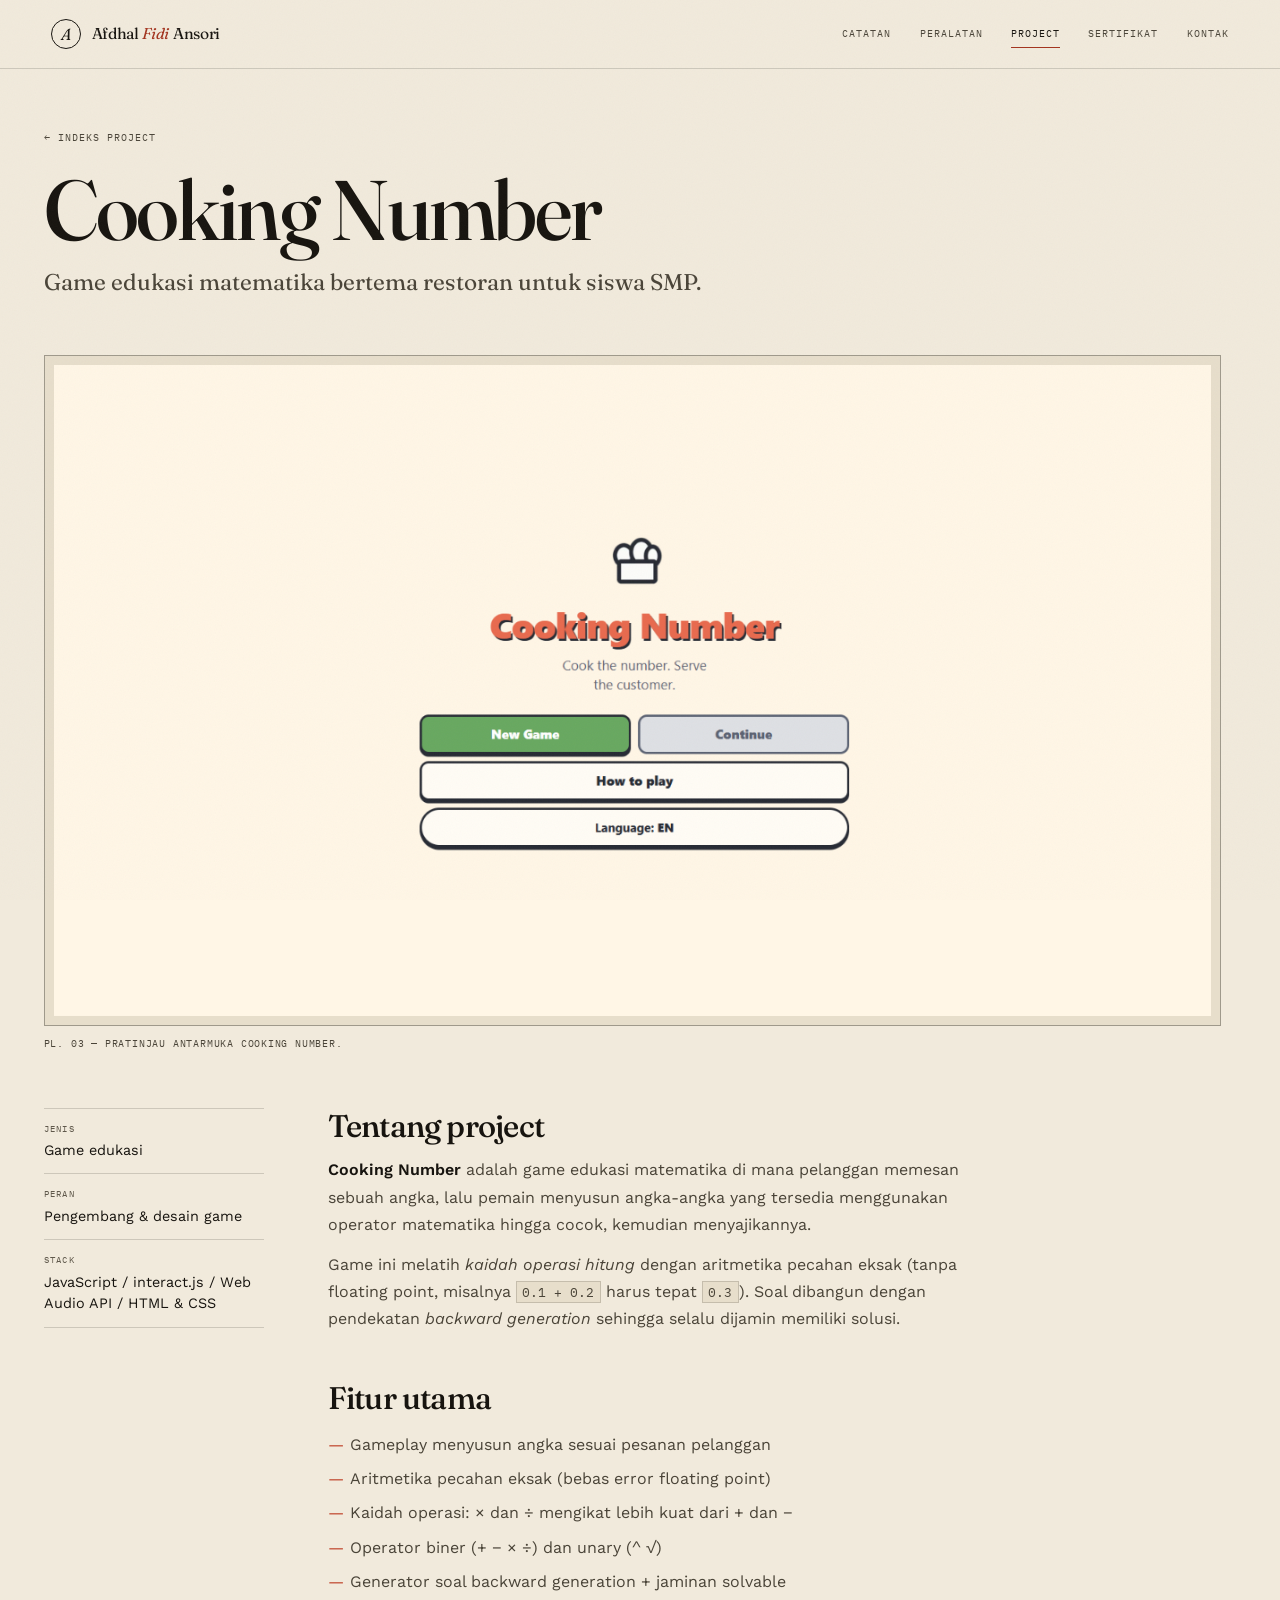
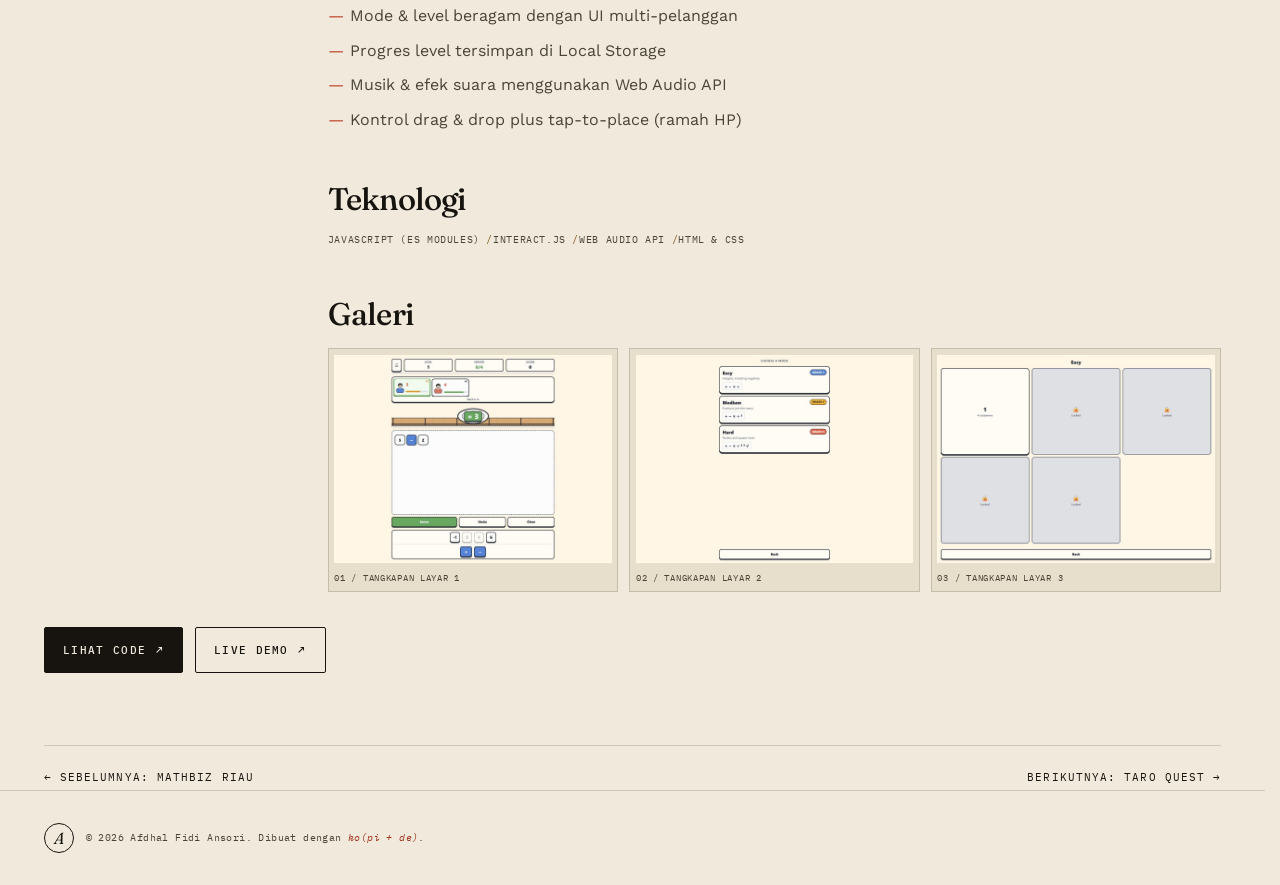
<file: project/cooking-number.html>
<!DOCTYPE html>
<html lang="id">

<head>
    <meta charset="UTF-8" />
    <meta name="viewport" content="width=device-width, initial-scale=1.0" />
    <title>Cooking Number — Afdhal Fidi Ansori</title>
    <meta name="description" content="Game edukasi matematika bertema restoran untuk siswa SMP, dengan aritmetika pecahan eksak." />
    <meta name="theme-color" content="#f1eadc" />
    <link rel="icon" href="../assets/favicon.svg" type="image/svg+xml" />
    <link rel="canonical" href="https://fidiakacoderlearner.github.io/Web-Portofolio/project/cooking-number.html" />

    <meta property="og:type" content="article" />
    <meta property="og:title" content="Cooking Number — Afdhal Fidi Ansori" />
    <meta property="og:description" content="Game edukasi matematika bertema restoran untuk siswa SMP, dengan aritmetika pecahan eksak." />
    <meta property="og:url" content="https://fidiakacoderlearner.github.io/Web-Portofolio/project/cooking-number.html" />
    <meta property="og:image" content="https://fidiakacoderlearner.github.io/Web-Portofolio/assets/img/project3.jpg" />
    <meta name="twitter:card" content="summary_large_image" />

    <link rel="preconnect" href="https://fonts.googleapis.com" />
    <link rel="preconnect" href="https://fonts.gstatic.com" crossorigin />
    <link
        href="https://fonts.googleapis.com/css2?family=Fraunces:ital,opsz,wght@0,9..144,300..900;1,9..144,300..900&family=IBM+Plex+Mono:wght@400;500&family=Work+Sans:wght@300;400;500;600&display=swap"
        rel="stylesheet" />
    <link rel="stylesheet" href="../style.css" />
    <script>document.documentElement.classList.add("js");</script>
</head>

<body>
    <a class="skip" href="#main">Langsung ke konten</a>

    <header class="topbar">
        <div class="shell topbar-inner">
            <a class="brand" href="../index.html" aria-label="Afdhal Fidi Ansori — beranda">
                <span class="brand-mark" aria-hidden="true">A</span>
                <span class="brand-name">Afdhal <em>Fidi</em> Ansori</span>
            </a>

            <nav class="topnav" aria-label="Navigasi utama">
                <a href="../index.html#about">Catatan</a>
                <a href="../index.html#skills">Peralatan</a>
                <a href="../projects.html" aria-current="page">Project</a>
                <a href="../index.html#achievements">Sertifikat</a>
                <a href="../index.html#contact">Kontak</a>
            </nav>

            <button class="menu-btn" type="button" data-menu-open aria-controls="menu" aria-expanded="false"
                aria-label="Buka menu">
                <span class="menu-btn-lines" aria-hidden="true"><i></i><i></i></span>
            </button>

            <nav class="menu-dropdown" id="menu" aria-label="Navigasi seluler" hidden>
                <a href="../index.html#about">Catatan</a>
                <a href="../index.html#skills">Peralatan</a>
                <a href="../projects.html" aria-current="page">Project</a>
                <a href="../index.html#achievements">Sertifikat</a>
                <a href="../index.html#contact">Kontak</a>
            </nav>
        </div>
        <div class="progress" aria-hidden="true"><span></span></div>
    </header>

    <main id="main">
        <article class="detail">
            <div class="shell">
                <a class="back-link" href="../projects.html"><span aria-hidden="true">←</span> Indeks project</a>

                <header class="detail-head">
                    <h1 class="detail-title">Cooking Number</h1>
                    <p class="detail-lead">Game edukasi matematika bertema restoran untuk siswa SMP.</p>
                </header>

                <figure class="detail-figure">
                    <a class="plate-link" href="../assets/img/project3.jpg" data-viewer
                        data-caption="Pl. 03 — Pratinjau antarmuka Cooking Number." data-alt="Tampilan antarmuka Cooking Number">
                        <img src="../assets/img/project3.jpg" alt="Tampilan antarmuka Cooking Number" width="1600"
                            height="900" fetchpriority="high" decoding="async" />
                    </a>
                    <figcaption>Pl. 03 — Pratinjau antarmuka Cooking Number.</figcaption>
                </figure>

                <div class="detail-grid">
                    <aside class="detail-aside" aria-label="Spesifikasi project">
                        <dl class="spec">
                            <div>
                                <dt>Jenis</dt>
                                <dd>Game edukasi</dd>
                            </div>
                            <div>
                                <dt>Peran</dt>
                                <dd>Pengembang &amp; desain game</dd>
                            </div>
                            <div>
                                <dt>Stack</dt>
                                <dd>JavaScript / interact.js / Web Audio API / HTML &amp; CSS</dd>
                            </div>
                        </dl>
                    </aside>

                    <div class="detail-body">

                <section class="project-section">
                    <h2>Tentang project</h2>

                        <p><strong>Cooking Number</strong> adalah game edukasi matematika di mana pelanggan memesan sebuah angka, lalu pemain menyusun angka-angka yang tersedia menggunakan operator matematika hingga cocok, kemudian menyajikannya.</p>
                        <p>Game ini melatih <em>kaidah operasi hitung</em> dengan aritmetika pecahan eksak (tanpa floating point, misalnya <code>0.1 + 0.2</code> harus tepat <code>0.3</code>). Soal dibangun dengan pendekatan <em>backward generation</em> sehingga selalu dijamin memiliki solusi.</p>
                </section>

                <section class="project-section">
                    <h2>Fitur utama</h2>

                        <ul class="project-list">
                            <li>Gameplay menyusun angka sesuai pesanan pelanggan</li>
                            <li>Aritmetika pecahan eksak (bebas error floating point)</li>
                            <li>Kaidah operasi: × dan ÷ mengikat lebih kuat dari + dan −</li>
                            <li>Operator biner (+ − × ÷) dan unary (^ √)</li>
                            <li>Generator soal backward generation + jaminan solvable</li>
                            <li>Mode &amp; level beragam dengan UI multi-pelanggan</li>
                            <li>Progres level tersimpan di Local Storage</li>
                            <li>Musik &amp; efek suara menggunakan Web Audio API</li>
                            <li>Kontrol drag &amp; drop plus tap-to-place (ramah HP)</li>
                        </ul>
                </section>

                <section class="project-section">
                    <h2>Teknologi</h2>

                        <div class="project-tech">
                            <span>JavaScript (ES Modules)</span><span>interact.js</span><span>Web Audio API</span><span>HTML &amp; CSS</span>
                        </div>
                </section>

                <section class="project-section">
                    <h2>Galeri</h2>
                    <div class="project-gallery">

                        <a class="gallery-item" href="../assets/img/cooking/1.jpg" data-viewer
                            data-caption="Tangkapan layar 1" data-alt="Cooking Number — tangkapan layar 1">
                            <img src="../assets/img/cooking/1.jpg" alt="Cooking Number — tangkapan layar 1" width="1200" height="900"
                                loading="lazy" decoding="async" />
                            <span class="gallery-cap">01 / Tangkapan layar 1</span>
                        </a>

                        <a class="gallery-item" href="../assets/img/cooking/2.jpg" data-viewer
                            data-caption="Tangkapan layar 2" data-alt="Cooking Number — tangkapan layar 2">
                            <img src="../assets/img/cooking/2.jpg" alt="Cooking Number — tangkapan layar 2" width="1200" height="900"
                                loading="lazy" decoding="async" />
                            <span class="gallery-cap">02 / Tangkapan layar 2</span>
                        </a>

                        <a class="gallery-item" href="../assets/img/cooking/3.jpg" data-viewer
                            data-caption="Tangkapan layar 3" data-alt="Cooking Number — tangkapan layar 3">
                            <img src="../assets/img/cooking/3.jpg" alt="Cooking Number — tangkapan layar 3" width="1200" height="900"
                                loading="lazy" decoding="async" />
                            <span class="gallery-cap">03 / Tangkapan layar 3</span>
                        </a>
                    </div>
                </section>
                    </div>
                </div>

                <div class="detail-cta">
                    <a class="btn btn-solid" href="https://github.com/fidiakacoderlearner/cooking_number" target="_blank" rel="noopener">Lihat code <span aria-hidden="true">↗</span></a>
                    <a class="btn" href="https://cookingnumber.vercel.app" target="_blank" rel="noopener">Live demo <span aria-hidden="true">↗</span></a>
                </div>

                <nav class="detail-nav" aria-label="Navigasi project">
                    <a class="link-arrow" href="mathbiz-riau.html"><span aria-hidden="true">←</span> Sebelumnya: Mathbiz Riau</a>
                    <a class="link-arrow" href="taro-quest.html">Berikutnya: Taro Quest <span aria-hidden="true">→</span></a>
                </nav>
            </div>
        </article>
    </main>

    <footer class="footer">
        <div class="shell footer-inner">
            <span class="brand-mark footer-mark" aria-hidden="true">A</span>
            <p class="footer-copy">© 2026 Afdhal Fidi Ansori. Dibuat dengan <em>ko(pi + de)</em>.</p>
        </div>
    </footer>

    <button class="to-top" type="button" data-to-top aria-label="Kembali ke atas">↑</button>

    <dialog class="viewer" id="viewer" aria-label="Pratinjau dokumen">
        <div class="viewer-inner">
            <div class="viewer-top">
                <p class="viewer-count" data-viewer-count>01 / 03</p>
                <button class="viewer-close" type="button" data-viewer-close>Tutup ×</button>
            </div>
            <div class="viewer-stage">
                <button class="viewer-nav" type="button" data-viewer-prev aria-label="Dokumen sebelumnya">←</button>
                <img class="viewer-img" alt="" src="[data-uri]" />
                <button class="viewer-nav" type="button" data-viewer-next aria-label="Dokumen berikutnya">→</button>
            </div>
            <p class="viewer-caption" data-viewer-caption></p>
        </div>
    </dialog>

    <script src="../script.js"></script>
</body>

</html>
</file>
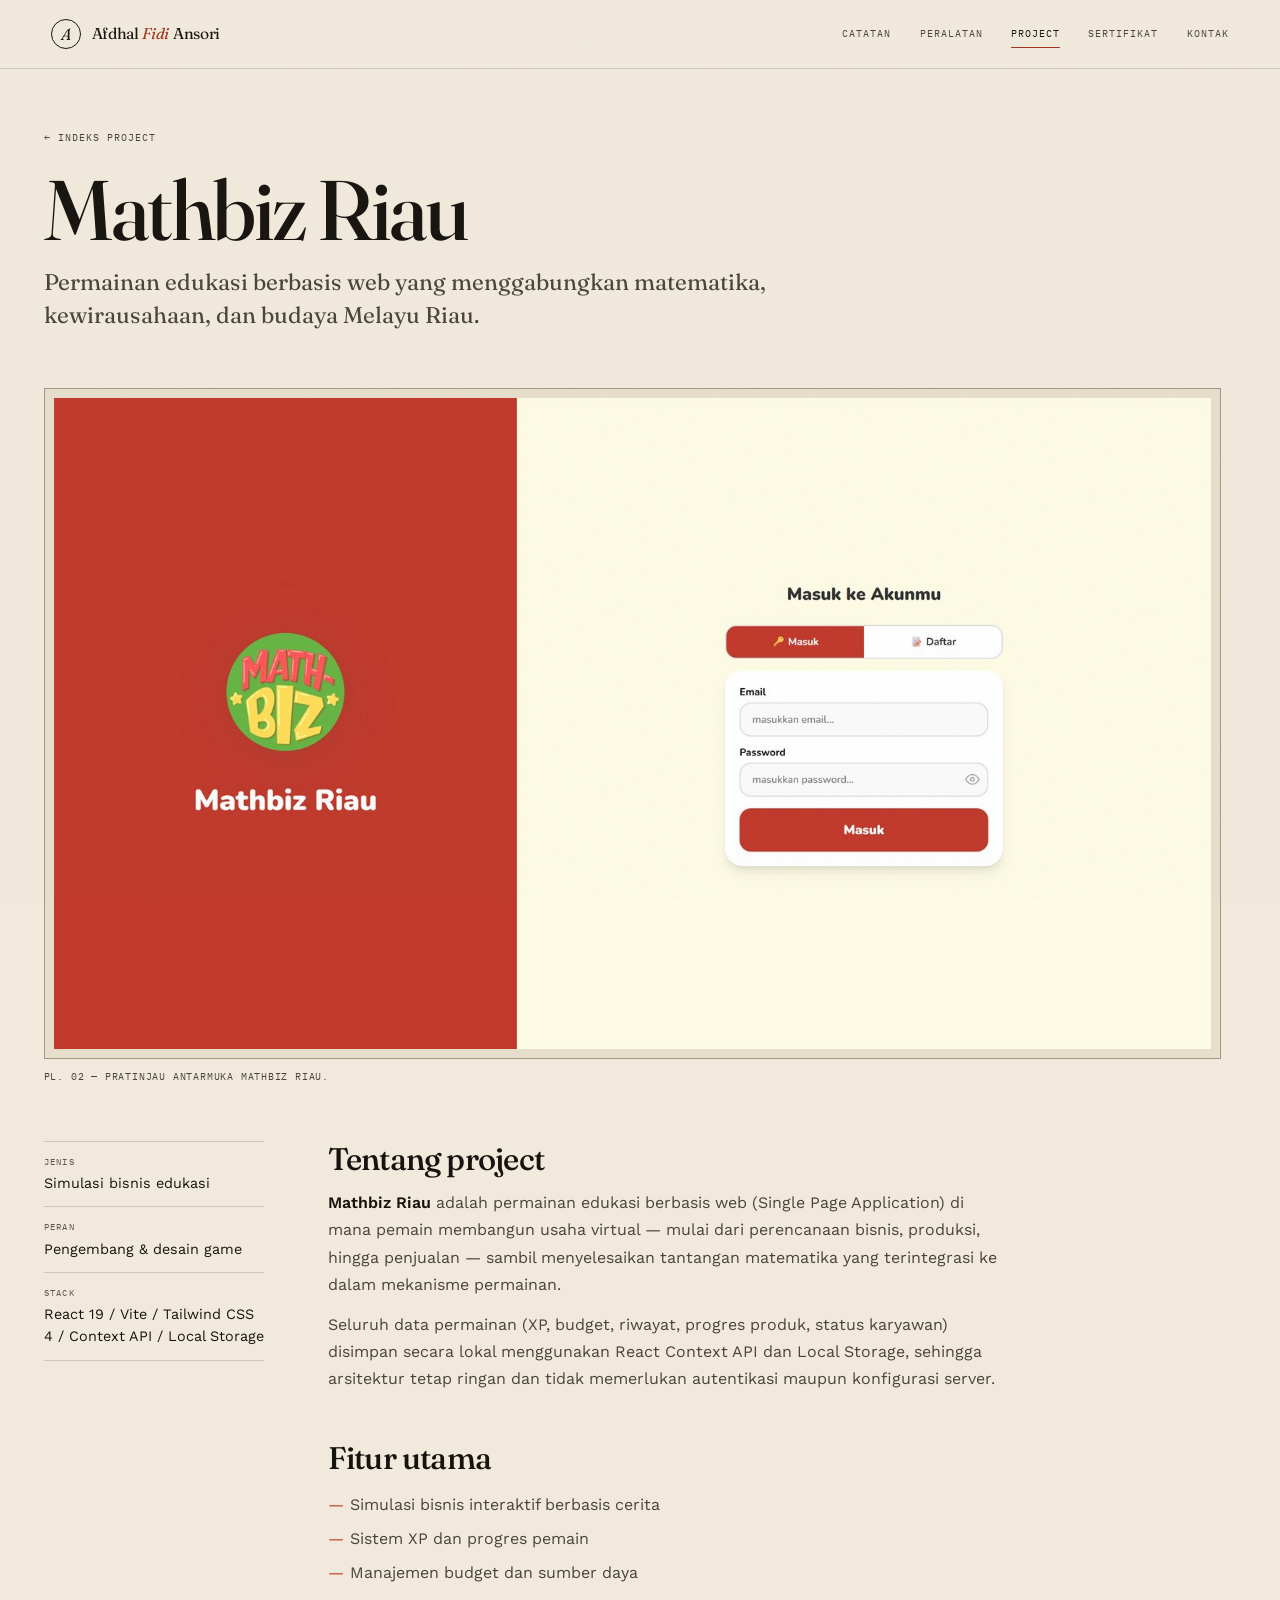
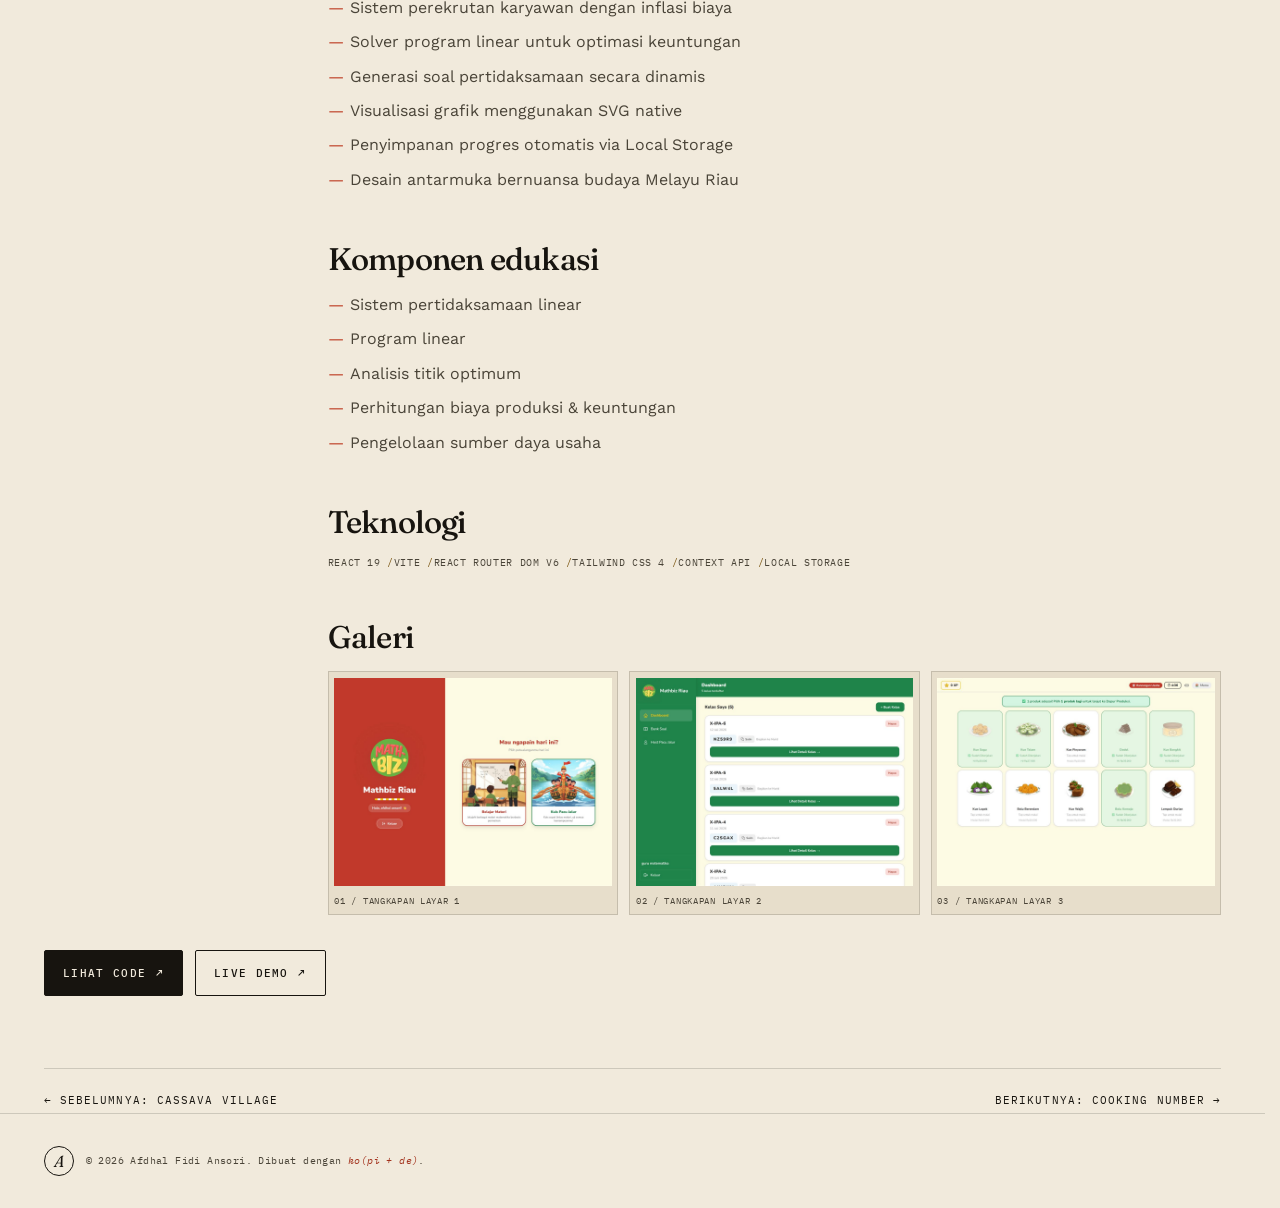
<file: project/mathbiz-riau.html>
<!DOCTYPE html>
<html lang="id">

<head>
    <meta charset="UTF-8" />
    <meta name="viewport" content="width=device-width, initial-scale=1.0" />
    <title>Mathbiz Riau — Afdhal Fidi Ansori</title>
    <meta name="description" content="Simulasi bisnis edukasi yang menggabungkan matematika, kewirausahaan, dan budaya Melayu Riau." />
    <meta name="theme-color" content="#f1eadc" />
    <link rel="icon" href="../assets/favicon.svg" type="image/svg+xml" />
    <link rel="canonical" href="https://fidiakacoderlearner.github.io/Web-Portofolio/project/mathbiz-riau.html" />

    <meta property="og:type" content="article" />
    <meta property="og:title" content="Mathbiz Riau — Afdhal Fidi Ansori" />
    <meta property="og:description" content="Simulasi bisnis edukasi yang menggabungkan matematika, kewirausahaan, dan budaya Melayu Riau." />
    <meta property="og:url" content="https://fidiakacoderlearner.github.io/Web-Portofolio/project/mathbiz-riau.html" />
    <meta property="og:image" content="https://fidiakacoderlearner.github.io/Web-Portofolio/assets/img/project2.jpg" />
    <meta name="twitter:card" content="summary_large_image" />

    <link rel="preconnect" href="https://fonts.googleapis.com" />
    <link rel="preconnect" href="https://fonts.gstatic.com" crossorigin />
    <link
        href="https://fonts.googleapis.com/css2?family=Fraunces:ital,opsz,wght@0,9..144,300..900;1,9..144,300..900&family=IBM+Plex+Mono:wght@400;500&family=Work+Sans:wght@300;400;500;600&display=swap"
        rel="stylesheet" />
    <link rel="stylesheet" href="../style.css" />
    <script>document.documentElement.classList.add("js");</script>
</head>

<body>
    <a class="skip" href="#main">Langsung ke konten</a>

    <header class="topbar">
        <div class="shell topbar-inner">
            <a class="brand" href="../index.html" aria-label="Afdhal Fidi Ansori — beranda">
                <span class="brand-mark" aria-hidden="true">A</span>
                <span class="brand-name">Afdhal <em>Fidi</em> Ansori</span>
            </a>

            <nav class="topnav" aria-label="Navigasi utama">
                <a href="../index.html#about">Catatan</a>
                <a href="../index.html#skills">Peralatan</a>
                <a href="../projects.html" aria-current="page">Project</a>
                <a href="../index.html#achievements">Sertifikat</a>
                <a href="../index.html#contact">Kontak</a>
            </nav>

            <button class="menu-btn" type="button" data-menu-open aria-controls="menu" aria-expanded="false"
                aria-label="Buka menu">
                <span class="menu-btn-lines" aria-hidden="true"><i></i><i></i></span>
            </button>

            <nav class="menu-dropdown" id="menu" aria-label="Navigasi seluler" hidden>
                <a href="../index.html#about">Catatan</a>
                <a href="../index.html#skills">Peralatan</a>
                <a href="../projects.html" aria-current="page">Project</a>
                <a href="../index.html#achievements">Sertifikat</a>
                <a href="../index.html#contact">Kontak</a>
            </nav>
        </div>
        <div class="progress" aria-hidden="true"><span></span></div>
    </header>

    <main id="main">
        <article class="detail">
            <div class="shell">
                <a class="back-link" href="../projects.html"><span aria-hidden="true">←</span> Indeks project</a>

                <header class="detail-head">
                    <h1 class="detail-title">Mathbiz Riau</h1>
                    <p class="detail-lead">Permainan edukasi berbasis web yang menggabungkan matematika, kewirausahaan, dan budaya Melayu Riau.</p>
                </header>

                <figure class="detail-figure">
                    <a class="plate-link" href="../assets/img/project2.jpg" data-viewer
                        data-caption="Pl. 02 — Pratinjau antarmuka Mathbiz Riau." data-alt="Tampilan antarmuka Mathbiz Riau">
                        <img src="../assets/img/project2.jpg" alt="Tampilan antarmuka Mathbiz Riau" width="1600"
                            height="900" fetchpriority="high" decoding="async" />
                    </a>
                    <figcaption>Pl. 02 — Pratinjau antarmuka Mathbiz Riau.</figcaption>
                </figure>

                <div class="detail-grid">
                    <aside class="detail-aside" aria-label="Spesifikasi project">
                        <dl class="spec">
                            <div>
                                <dt>Jenis</dt>
                                <dd>Simulasi bisnis edukasi</dd>
                            </div>
                            <div>
                                <dt>Peran</dt>
                                <dd>Pengembang &amp; desain game</dd>
                            </div>
                            <div>
                                <dt>Stack</dt>
                                <dd>React 19 / Vite / Tailwind CSS 4 / Context API / Local Storage</dd>
                            </div>
                        </dl>
                    </aside>

                    <div class="detail-body">

                <section class="project-section">
                    <h2>Tentang project</h2>

                        <p><strong>Mathbiz Riau</strong> adalah permainan edukasi berbasis web (Single Page Application) di mana pemain membangun usaha virtual — mulai dari perencanaan bisnis, produksi, hingga penjualan — sambil menyelesaikan tantangan matematika yang terintegrasi ke dalam mekanisme permainan.</p>
                        <p>Seluruh data permainan (XP, budget, riwayat, progres produk, status karyawan) disimpan secara lokal menggunakan React Context API dan Local Storage, sehingga arsitektur tetap ringan dan tidak memerlukan autentikasi maupun konfigurasi server.</p>
                </section>

                <section class="project-section">
                    <h2>Fitur utama</h2>

                        <ul class="project-list">
                            <li>Simulasi bisnis interaktif berbasis cerita</li>
                            <li>Sistem XP dan progres pemain</li>
                            <li>Manajemen budget dan sumber daya</li>
                            <li>Sistem perekrutan karyawan dengan inflasi biaya</li>
                            <li>Solver program linear untuk optimasi keuntungan</li>
                            <li>Generasi soal pertidaksamaan secara dinamis</li>
                            <li>Visualisasi grafik menggunakan SVG native</li>
                            <li>Penyimpanan progres otomatis via Local Storage</li>
                            <li>Desain antarmuka bernuansa budaya Melayu Riau</li>
                        </ul>
                </section>

                <section class="project-section">
                    <h2>Komponen edukasi</h2>

                        <ul class="project-list">
                            <li>Sistem pertidaksamaan linear</li>
                            <li>Program linear</li>
                            <li>Analisis titik optimum</li>
                            <li>Perhitungan biaya produksi &amp; keuntungan</li>
                            <li>Pengelolaan sumber daya usaha</li>
                        </ul>
                </section>

                <section class="project-section">
                    <h2>Teknologi</h2>

                        <div class="project-tech">
                            <span>React 19</span><span>Vite</span><span>React Router DOM v6</span><span>Tailwind CSS 4</span><span>Context API</span><span>Local Storage</span>
                        </div>
                </section>

                <section class="project-section">
                    <h2>Galeri</h2>
                    <div class="project-gallery">

                        <a class="gallery-item" href="../assets/img/mathbiz/1.jpg" data-viewer
                            data-caption="Tangkapan layar 1" data-alt="Mathbiz Riau — tangkapan layar 1">
                            <img src="../assets/img/mathbiz/1.jpg" alt="Mathbiz Riau — tangkapan layar 1" width="1200" height="900"
                                loading="lazy" decoding="async" />
                            <span class="gallery-cap">01 / Tangkapan layar 1</span>
                        </a>

                        <a class="gallery-item" href="../assets/img/mathbiz/2.jpg" data-viewer
                            data-caption="Tangkapan layar 2" data-alt="Mathbiz Riau — tangkapan layar 2">
                            <img src="../assets/img/mathbiz/2.jpg" alt="Mathbiz Riau — tangkapan layar 2" width="1200" height="900"
                                loading="lazy" decoding="async" />
                            <span class="gallery-cap">02 / Tangkapan layar 2</span>
                        </a>

                        <a class="gallery-item" href="../assets/img/mathbiz/3.jpg" data-viewer
                            data-caption="Tangkapan layar 3" data-alt="Mathbiz Riau — tangkapan layar 3">
                            <img src="../assets/img/mathbiz/3.jpg" alt="Mathbiz Riau — tangkapan layar 3" width="1200" height="900"
                                loading="lazy" decoding="async" />
                            <span class="gallery-cap">03 / Tangkapan layar 3</span>
                        </a>
                    </div>
                </section>
                    </div>
                </div>

                <div class="detail-cta">
                    <a class="btn btn-solid" href="https://github.com/fidiakacoderlearner/great-riau-mathbiz" target="_blank" rel="noopener">Lihat code <span aria-hidden="true">↗</span></a>
                    <a class="btn" href="https://great-riau-mathbiz.vercel.app" target="_blank" rel="noopener">Live demo <span aria-hidden="true">↗</span></a>
                </div>

                <nav class="detail-nav" aria-label="Navigasi project">
                    <a class="link-arrow" href="cassava-village.html"><span aria-hidden="true">←</span> Sebelumnya: Cassava Village</a>
                    <a class="link-arrow" href="cooking-number.html">Berikutnya: Cooking Number <span aria-hidden="true">→</span></a>
                </nav>
            </div>
        </article>
    </main>

    <footer class="footer">
        <div class="shell footer-inner">
            <span class="brand-mark footer-mark" aria-hidden="true">A</span>
            <p class="footer-copy">© 2026 Afdhal Fidi Ansori. Dibuat dengan <em>ko(pi + de)</em>.</p>
        </div>
    </footer>

    <button class="to-top" type="button" data-to-top aria-label="Kembali ke atas">↑</button>

    <dialog class="viewer" id="viewer" aria-label="Pratinjau dokumen">
        <div class="viewer-inner">
            <div class="viewer-top">
                <p class="viewer-count" data-viewer-count>01 / 03</p>
                <button class="viewer-close" type="button" data-viewer-close>Tutup ×</button>
            </div>
            <div class="viewer-stage">
                <button class="viewer-nav" type="button" data-viewer-prev aria-label="Dokumen sebelumnya">←</button>
                <img class="viewer-img" alt="" src="[data-uri]" />
                <button class="viewer-nav" type="button" data-viewer-next aria-label="Dokumen berikutnya">→</button>
            </div>
            <p class="viewer-caption" data-viewer-caption></p>
        </div>
    </dialog>

    <script src="../script.js"></script>
</body>

</html>
</file>
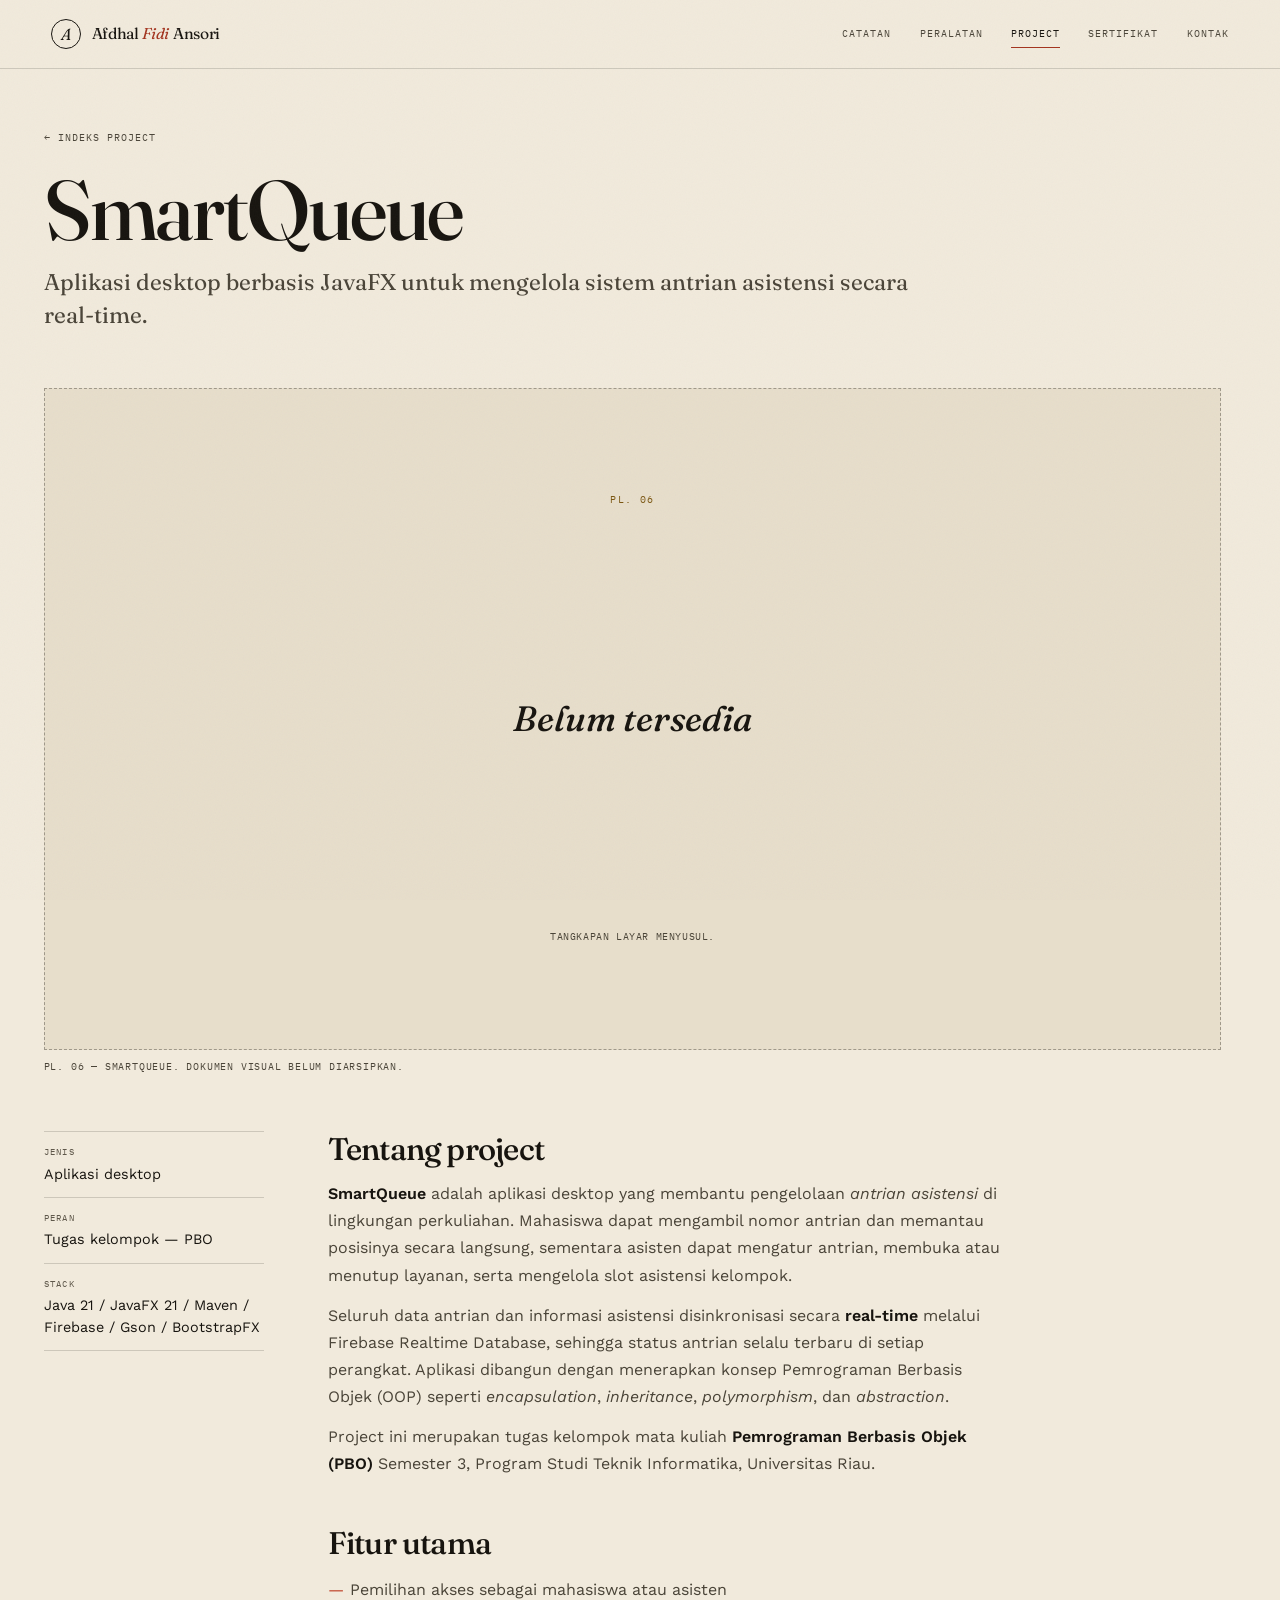
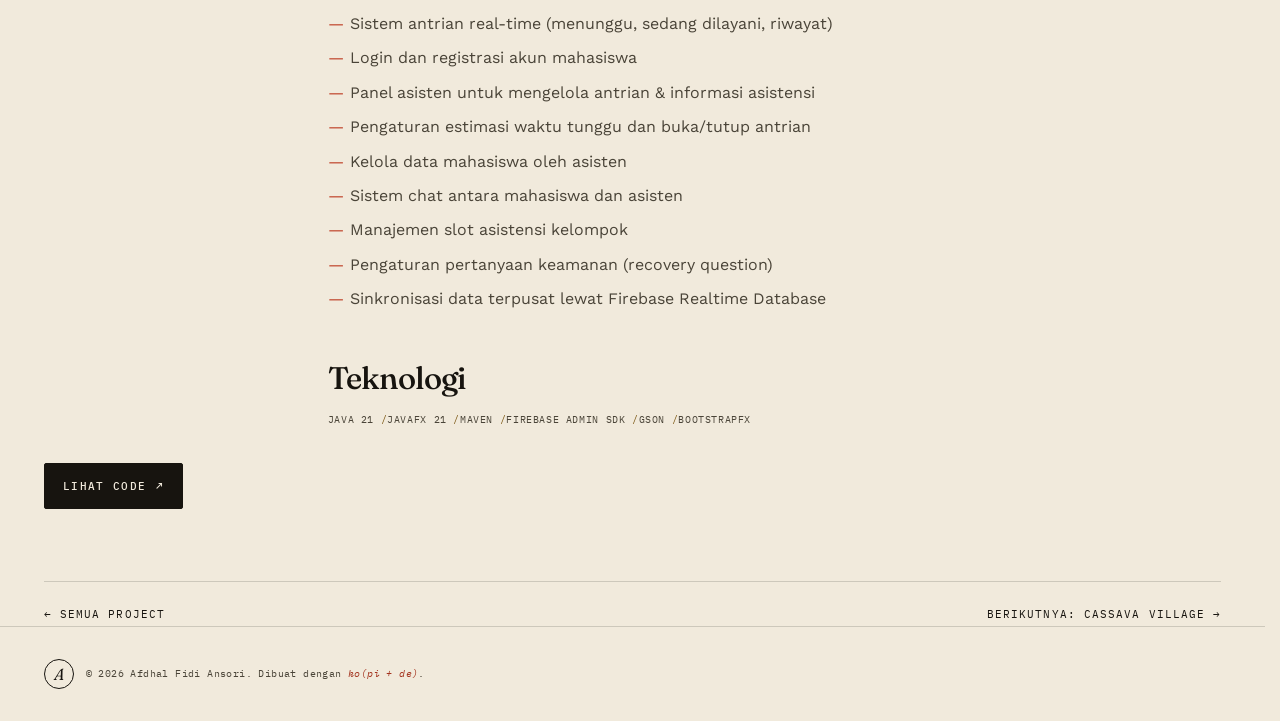
<file: project/smartqueue.html>
<!DOCTYPE html>
<html lang="id">

<head>
    <meta charset="UTF-8" />
    <meta name="viewport" content="width=device-width, initial-scale=1.0" />
    <title>SmartQueue — Afdhal Fidi Ansori</title>
    <meta name="description" content="Aplikasi desktop JavaFX untuk mengelola antrian asistensi secara real-time." />
    <meta name="theme-color" content="#f1eadc" />
    <link rel="icon" href="../assets/favicon.svg" type="image/svg+xml" />
    <link rel="canonical" href="https://fidiakacoderlearner.github.io/Web-Portofolio/project/smartqueue.html" />

    <meta property="og:type" content="article" />
    <meta property="og:title" content="SmartQueue — Afdhal Fidi Ansori" />
    <meta property="og:description" content="Aplikasi desktop JavaFX untuk mengelola antrian asistensi secara real-time." />
    <meta property="og:url" content="https://fidiakacoderlearner.github.io/Web-Portofolio/project/smartqueue.html" />
    <meta property="og:image" content="https://fidiakacoderlearner.github.io/Web-Portofolio/assets/img/project1.jpg" />
    <meta name="twitter:card" content="summary_large_image" />

    <link rel="preconnect" href="https://fonts.googleapis.com" />
    <link rel="preconnect" href="https://fonts.gstatic.com" crossorigin />
    <link
        href="https://fonts.googleapis.com/css2?family=Fraunces:ital,opsz,wght@0,9..144,300..900;1,9..144,300..900&family=IBM+Plex+Mono:wght@400;500&family=Work+Sans:wght@300;400;500;600&display=swap"
        rel="stylesheet" />
    <link rel="stylesheet" href="../style.css" />
    <script>document.documentElement.classList.add("js");</script>
</head>

<body>
    <a class="skip" href="#main">Langsung ke konten</a>

    <header class="topbar">
        <div class="shell topbar-inner">
            <a class="brand" href="../index.html" aria-label="Afdhal Fidi Ansori — beranda">
                <span class="brand-mark" aria-hidden="true">A</span>
                <span class="brand-name">Afdhal <em>Fidi</em> Ansori</span>
            </a>

            <nav class="topnav" aria-label="Navigasi utama">
                <a href="../index.html#about">Catatan</a>
                <a href="../index.html#skills">Peralatan</a>
                <a href="../projects.html" aria-current="page">Project</a>
                <a href="../index.html#achievements">Sertifikat</a>
                <a href="../index.html#contact">Kontak</a>
            </nav>

            <button class="menu-btn" type="button" data-menu-open aria-controls="menu" aria-expanded="false"
                aria-label="Buka menu">
                <span class="menu-btn-lines" aria-hidden="true"><i></i><i></i></span>
            </button>

            <nav class="menu-dropdown" id="menu" aria-label="Navigasi seluler" hidden>
                <a href="../index.html#about">Catatan</a>
                <a href="../index.html#skills">Peralatan</a>
                <a href="../projects.html" aria-current="page">Project</a>
                <a href="../index.html#achievements">Sertifikat</a>
                <a href="../index.html#contact">Kontak</a>
            </nav>
        </div>
        <div class="progress" aria-hidden="true"><span></span></div>
    </header>

    <main id="main">
        <article class="detail">
            <div class="shell">
                <a class="back-link" href="../projects.html"><span aria-hidden="true">←</span> Indeks project</a>

                <header class="detail-head">
                    <h1 class="detail-title">SmartQueue</h1>
                    <p class="detail-lead">Aplikasi desktop berbasis JavaFX untuk mengelola sistem antrian asistensi secara real-time.</p>
                </header>

                <figure class="detail-figure">
                    <div class="plate-empty">
                        <span>Pl. 06</span>
                        <strong>Belum tersedia</strong>
                        <small>Tangkapan layar menyusul.</small>
                    </div>
                    <figcaption>Pl. 06 — SmartQueue. Dokumen visual belum diarsipkan.</figcaption>
                </figure>

                <div class="detail-grid">
                    <aside class="detail-aside" aria-label="Spesifikasi project">
                        <dl class="spec">
                            <div>
                                <dt>Jenis</dt>
                                <dd>Aplikasi desktop</dd>
                            </div>
                            <div>
                                <dt>Peran</dt>
                                <dd>Tugas kelompok — PBO</dd>
                            </div>
                            <div>
                                <dt>Stack</dt>
                                <dd>Java 21 / JavaFX 21 / Maven / Firebase / Gson / BootstrapFX</dd>
                            </div>
                        </dl>
                    </aside>

                    <div class="detail-body">

                <section class="project-section">
                    <h2>Tentang project</h2>

                        <p><strong>SmartQueue</strong> adalah aplikasi desktop yang membantu pengelolaan <em>antrian asistensi</em> di lingkungan perkuliahan. Mahasiswa dapat mengambil nomor antrian dan memantau posisinya secara langsung, sementara asisten dapat mengatur antrian, membuka atau menutup layanan, serta mengelola slot asistensi kelompok.</p>
                        <p>Seluruh data antrian dan informasi asistensi disinkronisasi secara <strong>real-time</strong> melalui Firebase Realtime Database, sehingga status antrian selalu terbaru di setiap perangkat. Aplikasi dibangun dengan menerapkan konsep Pemrograman Berbasis Objek (OOP) seperti <em>encapsulation</em>, <em>inheritance</em>, <em>polymorphism</em>, dan <em>abstraction</em>.</p>
                        <p>Project ini merupakan tugas kelompok mata kuliah <strong>Pemrograman Berbasis Objek (PBO)</strong> Semester 3, Program Studi Teknik Informatika, Universitas Riau.</p>
                </section>

                <section class="project-section">
                    <h2>Fitur utama</h2>

                        <ul class="project-list">
                            <li>Pemilihan akses sebagai mahasiswa atau asisten</li>
                            <li>Sistem antrian real-time (menunggu, sedang dilayani, riwayat)</li>
                            <li>Login dan registrasi akun mahasiswa</li>
                            <li>Panel asisten untuk mengelola antrian &amp; informasi asistensi</li>
                            <li>Pengaturan estimasi waktu tunggu dan buka/tutup antrian</li>
                            <li>Kelola data mahasiswa oleh asisten</li>
                            <li>Sistem chat antara mahasiswa dan asisten</li>
                            <li>Manajemen slot asistensi kelompok</li>
                            <li>Pengaturan pertanyaan keamanan (recovery question)</li>
                            <li>Sinkronisasi data terpusat lewat Firebase Realtime Database</li>
                        </ul>
                </section>

                <section class="project-section">
                    <h2>Teknologi</h2>

                        <div class="project-tech">
                            <span>Java 21</span><span>JavaFX 21</span><span>Maven</span><span>Firebase Admin SDK</span><span>Gson</span><span>BootstrapFX</span>
                        </div>
                </section>

                    </div>
                </div>

                <div class="detail-cta">
                    <a class="btn btn-solid" href="https://github.com/fidiakacoderlearner/smartqueue" target="_blank" rel="noopener">Lihat code <span aria-hidden="true">↗</span></a>
                </div>

                <nav class="detail-nav" aria-label="Navigasi project">
                    <a class="link-arrow" href="../projects.html"><span aria-hidden="true">←</span> Semua project</a>
                    <a class="link-arrow" href="cassava-village.html">Berikutnya: Cassava Village <span aria-hidden="true">→</span></a>
                </nav>
            </div>
        </article>
    </main>

    <footer class="footer">
        <div class="shell footer-inner">
            <span class="brand-mark footer-mark" aria-hidden="true">A</span>
            <p class="footer-copy">© 2026 Afdhal Fidi Ansori. Dibuat dengan <em>ko(pi + de)</em>.</p>
        </div>
    </footer>

    <button class="to-top" type="button" data-to-top aria-label="Kembali ke atas">↑</button>

    <dialog class="viewer" id="viewer" aria-label="Pratinjau dokumen">
        <div class="viewer-inner">
            <div class="viewer-top">
                <p class="viewer-count" data-viewer-count>01 / 03</p>
                <button class="viewer-close" type="button" data-viewer-close>Tutup ×</button>
            </div>
            <div class="viewer-stage">
                <button class="viewer-nav" type="button" data-viewer-prev aria-label="Dokumen sebelumnya">←</button>
                <img class="viewer-img" alt="" src="[data-uri]" />
                <button class="viewer-nav" type="button" data-viewer-next aria-label="Dokumen berikutnya">→</button>
            </div>
            <p class="viewer-caption" data-viewer-caption></p>
        </div>
    </dialog>

    <script src="../script.js"></script>
</body>

</html>
</file>
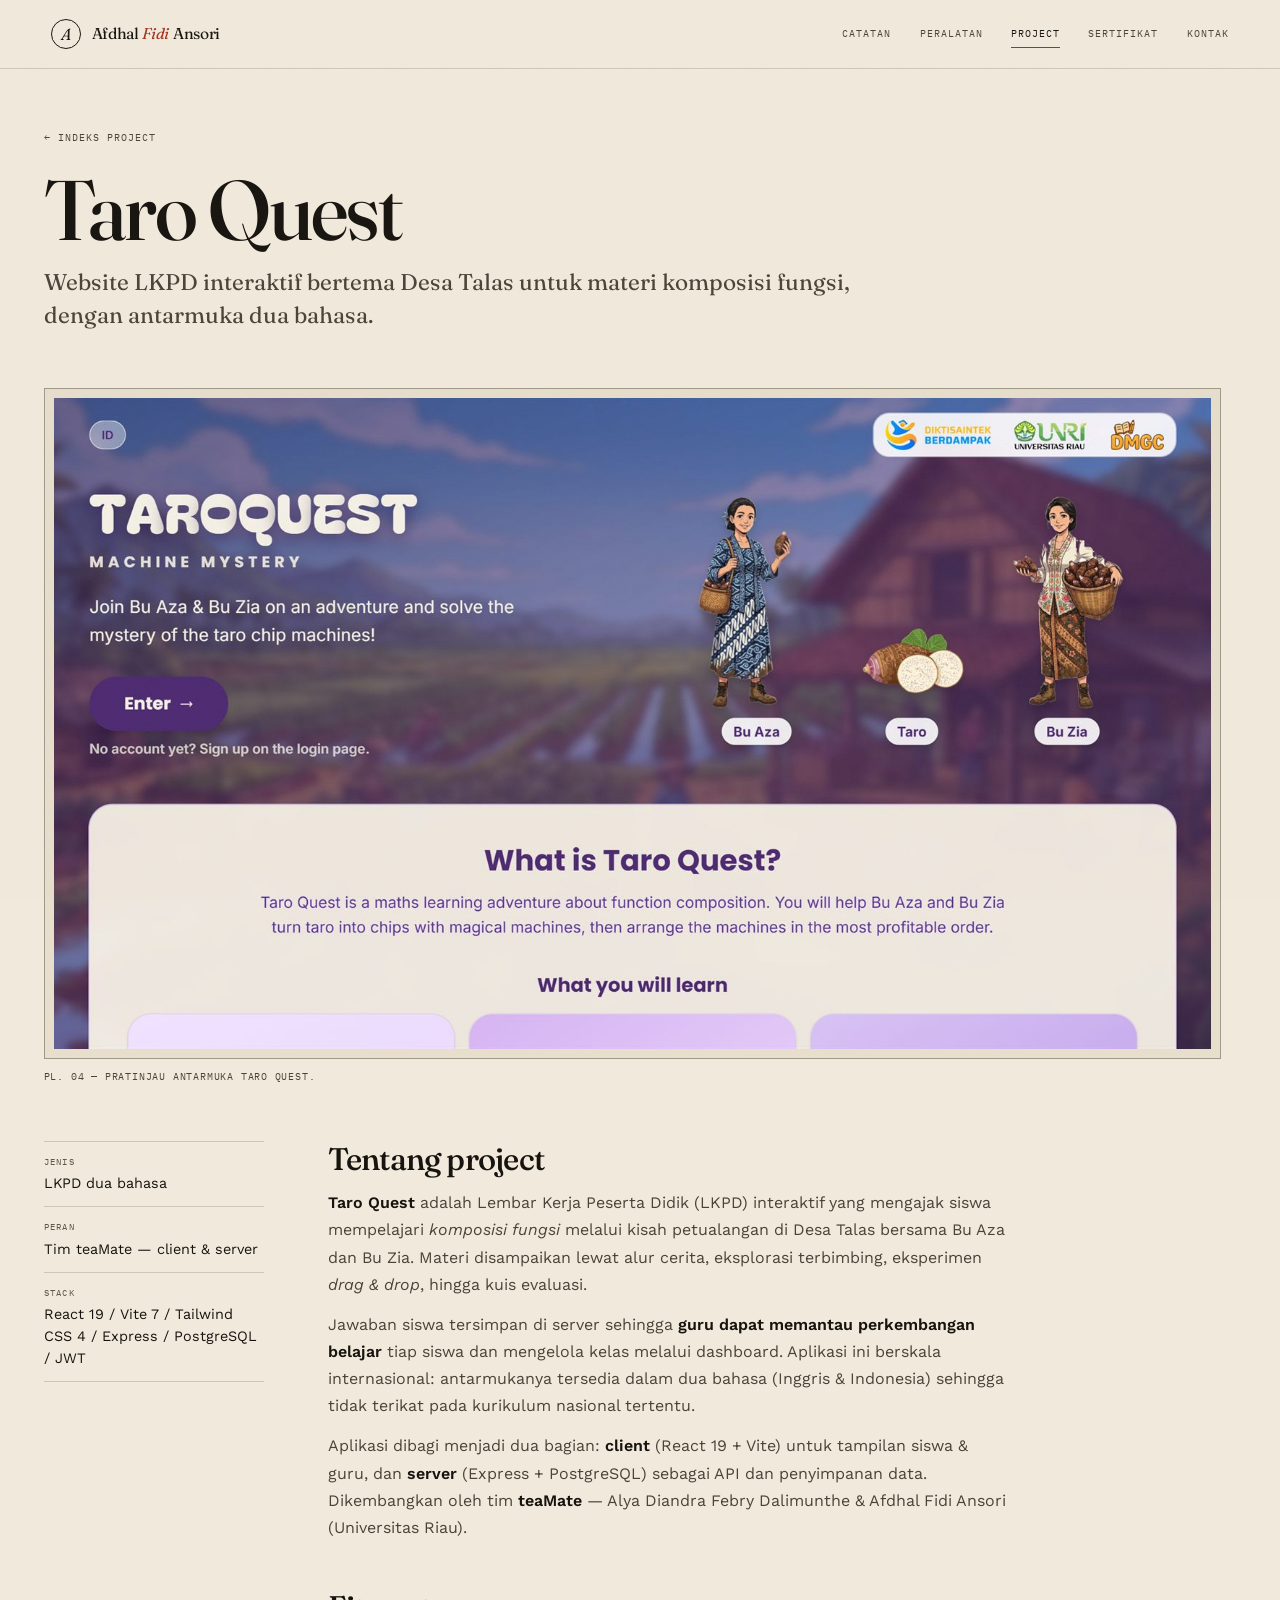
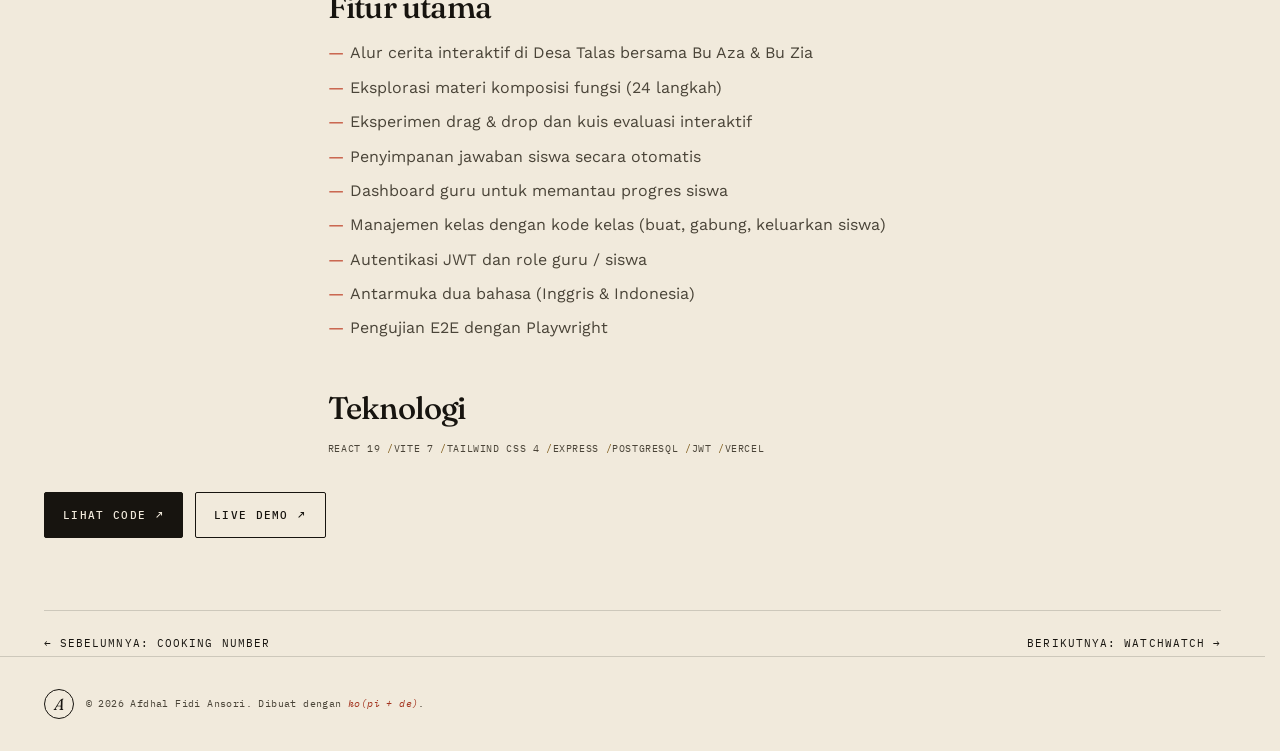
<file: project/taro-quest.html>
<!DOCTYPE html>
<html lang="id">

<head>
    <meta charset="UTF-8" />
    <meta name="viewport" content="width=device-width, initial-scale=1.0" />
    <title>Taro Quest — Afdhal Fidi Ansori</title>
    <meta name="description" content="LKPD interaktif dua bahasa untuk materi komposisi fungsi, dikerjakan bersama tim teaMate." />
    <meta name="theme-color" content="#f1eadc" />
    <link rel="icon" href="../assets/favicon.svg" type="image/svg+xml" />
    <link rel="canonical" href="https://fidiakacoderlearner.github.io/Web-Portofolio/project/taro-quest.html" />

    <meta property="og:type" content="article" />
    <meta property="og:title" content="Taro Quest — Afdhal Fidi Ansori" />
    <meta property="og:description" content="LKPD interaktif dua bahasa untuk materi komposisi fungsi, dikerjakan bersama tim teaMate." />
    <meta property="og:url" content="https://fidiakacoderlearner.github.io/Web-Portofolio/project/taro-quest.html" />
    <meta property="og:image" content="https://fidiakacoderlearner.github.io/Web-Portofolio/assets/img/project5.jpg" />
    <meta name="twitter:card" content="summary_large_image" />

    <link rel="preconnect" href="https://fonts.googleapis.com" />
    <link rel="preconnect" href="https://fonts.gstatic.com" crossorigin />
    <link
        href="https://fonts.googleapis.com/css2?family=Fraunces:ital,opsz,wght@0,9..144,300..900;1,9..144,300..900&family=IBM+Plex+Mono:wght@400;500&family=Work+Sans:wght@300;400;500;600&display=swap"
        rel="stylesheet" />
    <link rel="stylesheet" href="../style.css" />
    <script>document.documentElement.classList.add("js");</script>
</head>

<body>
    <a class="skip" href="#main">Langsung ke konten</a>

    <header class="topbar">
        <div class="shell topbar-inner">
            <a class="brand" href="../index.html" aria-label="Afdhal Fidi Ansori — beranda">
                <span class="brand-mark" aria-hidden="true">A</span>
                <span class="brand-name">Afdhal <em>Fidi</em> Ansori</span>
            </a>

            <nav class="topnav" aria-label="Navigasi utama">
                <a href="../index.html#about">Catatan</a>
                <a href="../index.html#skills">Peralatan</a>
                <a href="../projects.html" aria-current="page">Project</a>
                <a href="../index.html#achievements">Sertifikat</a>
                <a href="../index.html#contact">Kontak</a>
            </nav>

            <button class="menu-btn" type="button" data-menu-open aria-controls="menu" aria-expanded="false"
                aria-label="Buka menu">
                <span class="menu-btn-lines" aria-hidden="true"><i></i><i></i></span>
            </button>

            <nav class="menu-dropdown" id="menu" aria-label="Navigasi seluler" hidden>
                <a href="../index.html#about">Catatan</a>
                <a href="../index.html#skills">Peralatan</a>
                <a href="../projects.html" aria-current="page">Project</a>
                <a href="../index.html#achievements">Sertifikat</a>
                <a href="../index.html#contact">Kontak</a>
            </nav>
        </div>
        <div class="progress" aria-hidden="true"><span></span></div>
    </header>

    <main id="main">
        <article class="detail">
            <div class="shell">
                <a class="back-link" href="../projects.html"><span aria-hidden="true">←</span> Indeks project</a>

                <header class="detail-head">
                    <h1 class="detail-title">Taro Quest</h1>
                    <p class="detail-lead">Website LKPD interaktif bertema Desa Talas untuk materi komposisi fungsi, dengan antarmuka dua bahasa.</p>
                </header>

                <figure class="detail-figure">
                    <a class="plate-link" href="../assets/img/project5.jpg" data-viewer
                        data-caption="Pl. 04 — Pratinjau antarmuka Taro Quest." data-alt="Tampilan antarmuka Taro Quest">
                        <img src="../assets/img/project5.jpg" alt="Tampilan antarmuka Taro Quest" width="1600"
                            height="900" fetchpriority="high" decoding="async" />
                    </a>
                    <figcaption>Pl. 04 — Pratinjau antarmuka Taro Quest.</figcaption>
                </figure>

                <div class="detail-grid">
                    <aside class="detail-aside" aria-label="Spesifikasi project">
                        <dl class="spec">
                            <div>
                                <dt>Jenis</dt>
                                <dd>LKPD dua bahasa</dd>
                            </div>
                            <div>
                                <dt>Peran</dt>
                                <dd>Tim teaMate — client &amp; server</dd>
                            </div>
                            <div>
                                <dt>Stack</dt>
                                <dd>React 19 / Vite 7 / Tailwind CSS 4 / Express / PostgreSQL / JWT</dd>
                            </div>
                        </dl>
                    </aside>

                    <div class="detail-body">

                <section class="project-section">
                    <h2>Tentang project</h2>

                        <p><strong>Taro Quest</strong> adalah Lembar Kerja Peserta Didik (LKPD) interaktif yang mengajak siswa mempelajari <em>komposisi fungsi</em> melalui kisah petualangan di Desa Talas bersama Bu Aza dan Bu Zia. Materi disampaikan lewat alur cerita, eksplorasi terbimbing, eksperimen <em>drag &amp; drop</em>, hingga kuis evaluasi.</p>
                        <p>Jawaban siswa tersimpan di server sehingga <strong>guru dapat memantau perkembangan belajar</strong> tiap siswa dan mengelola kelas melalui dashboard. Aplikasi ini berskala internasional: antarmukanya tersedia dalam dua bahasa (Inggris &amp; Indonesia) sehingga tidak terikat pada kurikulum nasional tertentu.</p>
                        <p>Aplikasi dibagi menjadi dua bagian: <strong>client</strong> (React 19 + Vite) untuk tampilan siswa &amp; guru, dan <strong>server</strong> (Express + PostgreSQL) sebagai API dan penyimpanan data. Dikembangkan oleh tim <strong>teaMate</strong> — Alya Diandra Febry Dalimunthe &amp; Afdhal Fidi Ansori (Universitas Riau).</p>
                </section>

                <section class="project-section">
                    <h2>Fitur utama</h2>

                        <ul class="project-list">
                            <li>Alur cerita interaktif di Desa Talas bersama Bu Aza &amp; Bu Zia</li>
                            <li>Eksplorasi materi komposisi fungsi (24 langkah)</li>
                            <li>Eksperimen drag &amp; drop dan kuis evaluasi interaktif</li>
                            <li>Penyimpanan jawaban siswa secara otomatis</li>
                            <li>Dashboard guru untuk memantau progres siswa</li>
                            <li>Manajemen kelas dengan kode kelas (buat, gabung, keluarkan siswa)</li>
                            <li>Autentikasi JWT dan role guru / siswa</li>
                            <li>Antarmuka dua bahasa (Inggris &amp; Indonesia)</li>
                            <li>Pengujian E2E dengan Playwright</li>
                        </ul>
                </section>

                <section class="project-section">
                    <h2>Teknologi</h2>

                        <div class="project-tech">
                            <span>React 19</span><span>Vite 7</span><span>Tailwind CSS 4</span><span>Express</span><span>PostgreSQL</span><span>JWT</span><span>Vercel</span>
                        </div>
                </section>

                    </div>
                </div>

                <div class="detail-cta">
                    <a class="btn btn-solid" href="https://github.com/fidiakacoderlearner/taro-quest" target="_blank" rel="noopener">Lihat code <span aria-hidden="true">↗</span></a>
                    <a class="btn" href="https://taro-quest.vercel.app" target="_blank" rel="noopener">Live demo <span aria-hidden="true">↗</span></a>
                </div>

                <nav class="detail-nav" aria-label="Navigasi project">
                    <a class="link-arrow" href="cooking-number.html"><span aria-hidden="true">←</span> Sebelumnya: Cooking Number</a>
                    <a class="link-arrow" href="watchwatch.html">Berikutnya: WatchWatch <span aria-hidden="true">→</span></a>
                </nav>
            </div>
        </article>
    </main>

    <footer class="footer">
        <div class="shell footer-inner">
            <span class="brand-mark footer-mark" aria-hidden="true">A</span>
            <p class="footer-copy">© 2026 Afdhal Fidi Ansori. Dibuat dengan <em>ko(pi + de)</em>.</p>
        </div>
    </footer>

    <button class="to-top" type="button" data-to-top aria-label="Kembali ke atas">↑</button>

    <dialog class="viewer" id="viewer" aria-label="Pratinjau dokumen">
        <div class="viewer-inner">
            <div class="viewer-top">
                <p class="viewer-count" data-viewer-count>01 / 03</p>
                <button class="viewer-close" type="button" data-viewer-close>Tutup ×</button>
            </div>
            <div class="viewer-stage">
                <button class="viewer-nav" type="button" data-viewer-prev aria-label="Dokumen sebelumnya">←</button>
                <img class="viewer-img" alt="" src="[data-uri]" />
                <button class="viewer-nav" type="button" data-viewer-next aria-label="Dokumen berikutnya">→</button>
            </div>
            <p class="viewer-caption" data-viewer-caption></p>
        </div>
    </dialog>

    <script src="../script.js"></script>
</body>

</html>
</file>
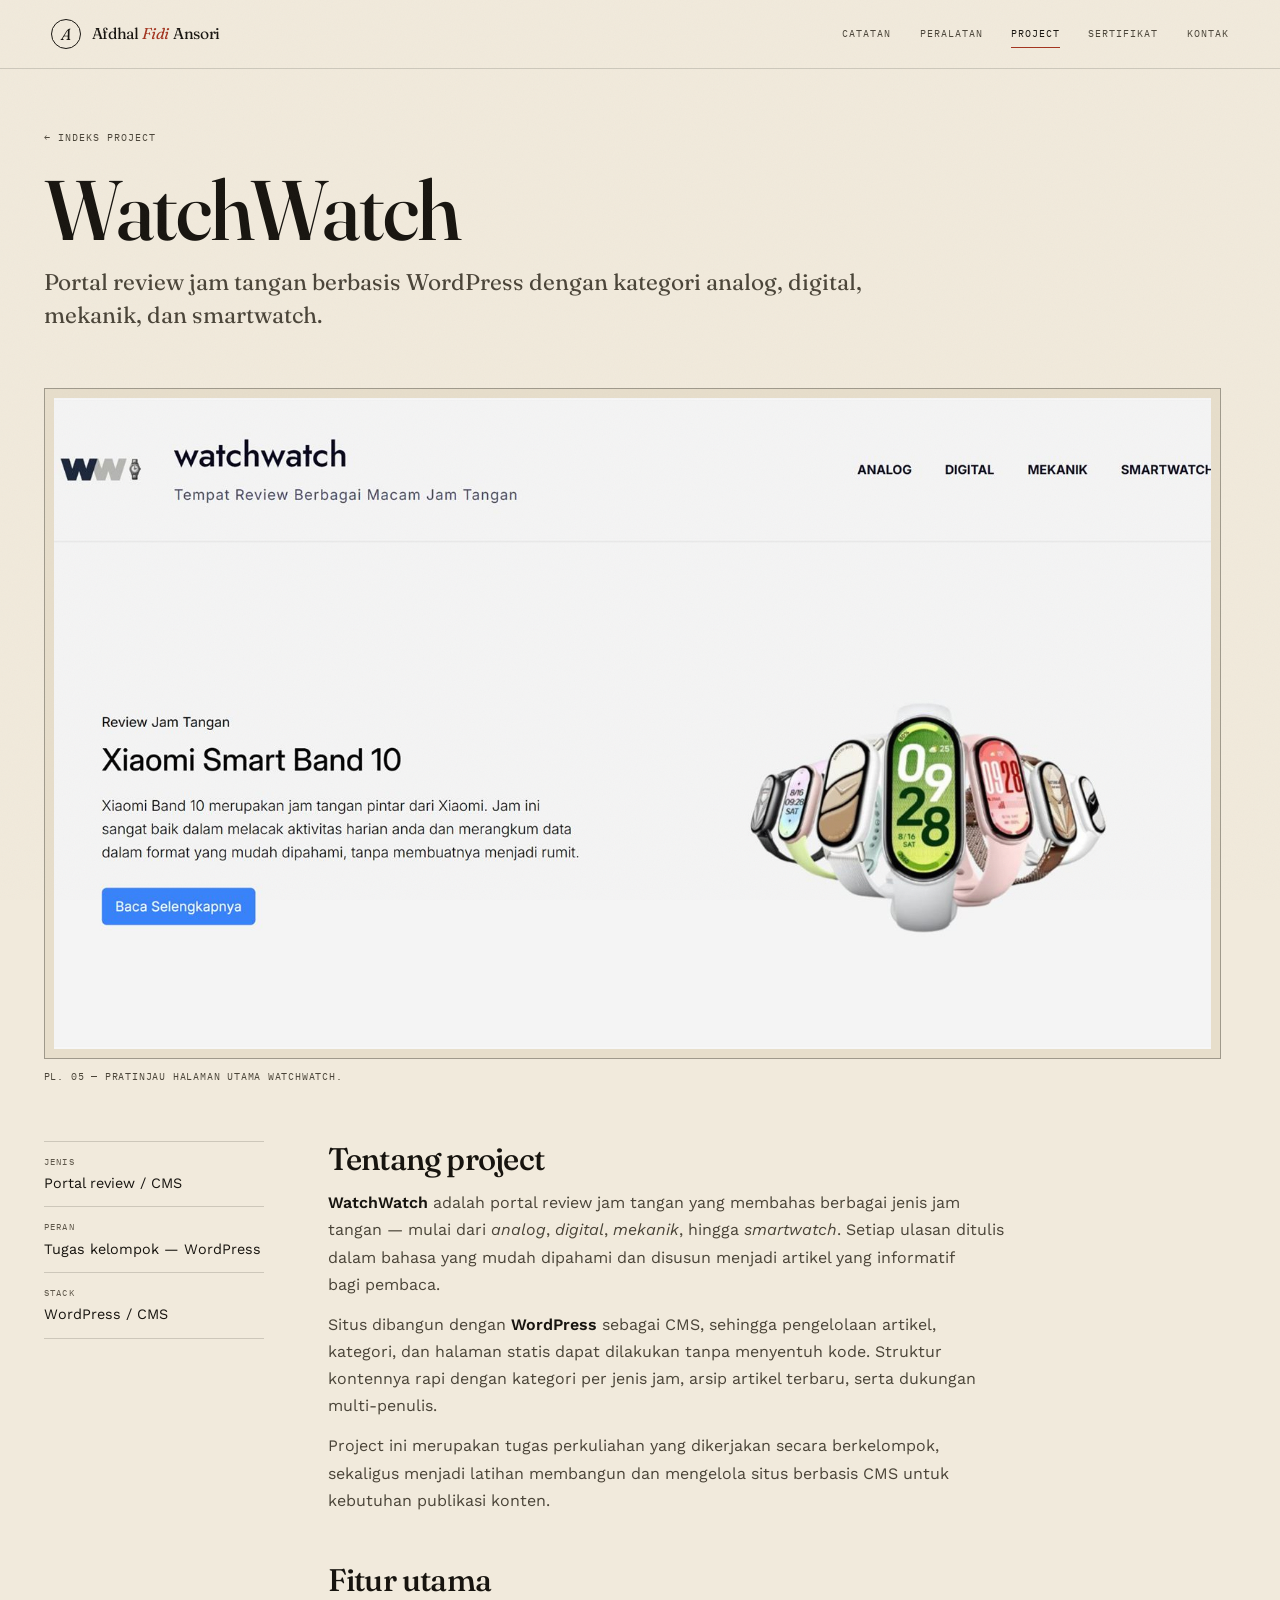
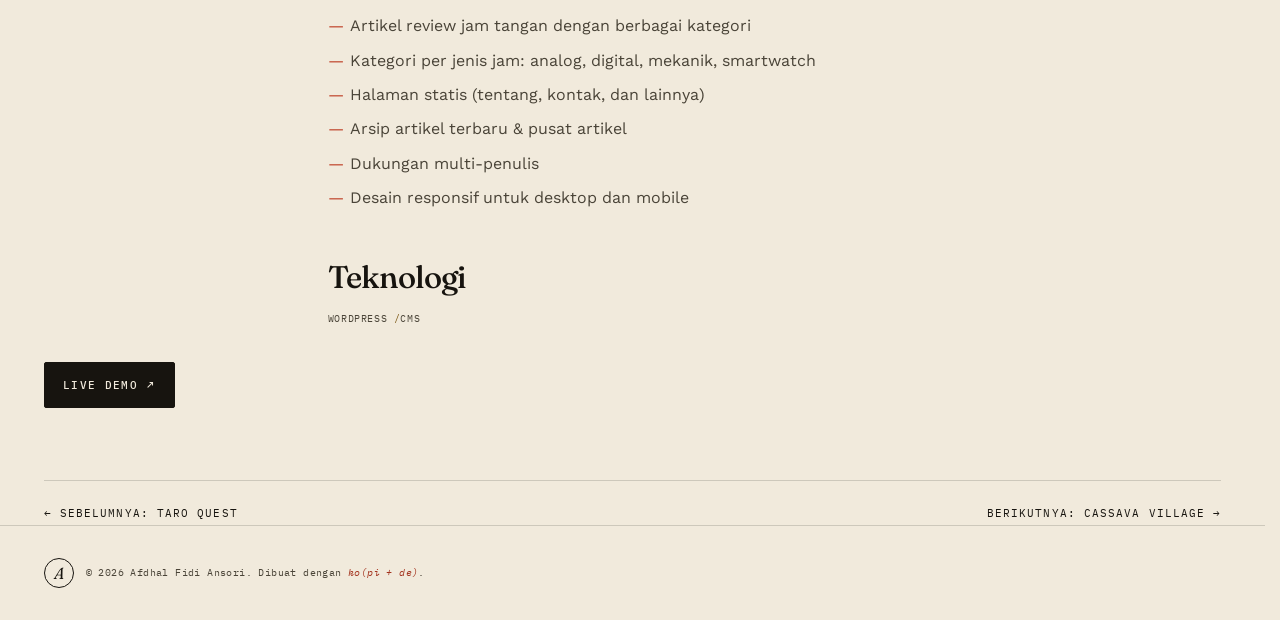
<file: project/watchwatch.html>
<!DOCTYPE html>
<html lang="id">

<head>
    <meta charset="UTF-8" />
    <meta name="viewport" content="width=device-width, initial-scale=1.0" />
    <title>WatchWatch — Afdhal Fidi Ansori</title>
    <meta name="description" content="Portal review jam tangan berbasis WordPress dengan kategori dan artikel multi-penulis." />
    <meta name="theme-color" content="#f1eadc" />
    <link rel="icon" href="../assets/favicon.svg" type="image/svg+xml" />
    <link rel="canonical" href="https://fidiakacoderlearner.github.io/Web-Portofolio/project/watchwatch.html" />

    <meta property="og:type" content="article" />
    <meta property="og:title" content="WatchWatch — Afdhal Fidi Ansori" />
    <meta property="og:description" content="Portal review jam tangan berbasis WordPress dengan kategori dan artikel multi-penulis." />
    <meta property="og:url" content="https://fidiakacoderlearner.github.io/Web-Portofolio/project/watchwatch.html" />
    <meta property="og:image" content="https://fidiakacoderlearner.github.io/Web-Portofolio/assets/img/project6.jpg" />
    <meta name="twitter:card" content="summary_large_image" />

    <link rel="preconnect" href="https://fonts.googleapis.com" />
    <link rel="preconnect" href="https://fonts.gstatic.com" crossorigin />
    <link
        href="https://fonts.googleapis.com/css2?family=Fraunces:ital,opsz,wght@0,9..144,300..900;1,9..144,300..900&family=IBM+Plex+Mono:wght@400;500&family=Work+Sans:wght@300;400;500;600&display=swap"
        rel="stylesheet" />
    <link rel="stylesheet" href="../style.css" />
    <script>document.documentElement.classList.add("js");</script>
</head>

<body>
    <a class="skip" href="#main">Langsung ke konten</a>

    <header class="topbar">
        <div class="shell topbar-inner">
            <a class="brand" href="../index.html" aria-label="Afdhal Fidi Ansori — beranda">
                <span class="brand-mark" aria-hidden="true">A</span>
                <span class="brand-name">Afdhal <em>Fidi</em> Ansori</span>
            </a>

            <nav class="topnav" aria-label="Navigasi utama">
                <a href="../index.html#about">Catatan</a>
                <a href="../index.html#skills">Peralatan</a>
                <a href="../projects.html" aria-current="page">Project</a>
                <a href="../index.html#achievements">Sertifikat</a>
                <a href="../index.html#contact">Kontak</a>
            </nav>

            <button class="menu-btn" type="button" data-menu-open aria-controls="menu" aria-expanded="false"
                aria-label="Buka menu">
                <span class="menu-btn-lines" aria-hidden="true"><i></i><i></i></span>
            </button>

            <nav class="menu-dropdown" id="menu" aria-label="Navigasi seluler" hidden>
                <a href="../index.html#about">Catatan</a>
                <a href="../index.html#skills">Peralatan</a>
                <a href="../projects.html" aria-current="page">Project</a>
                <a href="../index.html#achievements">Sertifikat</a>
                <a href="../index.html#contact">Kontak</a>
            </nav>
        </div>
        <div class="progress" aria-hidden="true"><span></span></div>
    </header>

    <main id="main">
        <article class="detail">
            <div class="shell">
                <a class="back-link" href="../projects.html"><span aria-hidden="true">←</span> Indeks project</a>

                <header class="detail-head">
                    <h1 class="detail-title">WatchWatch</h1>
                    <p class="detail-lead">Portal review jam tangan berbasis WordPress dengan kategori analog, digital, mekanik, dan smartwatch.</p>
                </header>

                <figure class="detail-figure">
                    <a class="plate-link" href="../assets/img/project6.jpg" data-viewer
                        data-caption="Pl. 05 — Pratinjau halaman utama WatchWatch." data-alt="Tampilan halaman utama WatchWatch">
                        <img src="../assets/img/project6.jpg" alt="Tampilan halaman utama WatchWatch" width="1600"
                            height="900" fetchpriority="high" decoding="async" />
                    </a>
                    <figcaption>Pl. 05 — Pratinjau halaman utama WatchWatch.</figcaption>
                </figure>

                <div class="detail-grid">
                    <aside class="detail-aside" aria-label="Spesifikasi project">
                        <dl class="spec">
                            <div>
                                <dt>Jenis</dt>
                                <dd>Portal review / CMS</dd>
                            </div>
                            <div>
                                <dt>Peran</dt>
                                <dd>Tugas kelompok — WordPress</dd>
                            </div>
                            <div>
                                <dt>Stack</dt>
                                <dd>WordPress / CMS</dd>
                            </div>
                        </dl>
                    </aside>

                    <div class="detail-body">

                <section class="project-section">
                    <h2>Tentang project</h2>

                        <p><strong>WatchWatch</strong> adalah portal review jam tangan yang membahas berbagai jenis jam tangan — mulai dari <em>analog</em>, <em>digital</em>, <em>mekanik</em>, hingga <em>smartwatch</em>. Setiap ulasan ditulis dalam bahasa yang mudah dipahami dan disusun menjadi artikel yang informatif bagi pembaca.</p>
                        <p>Situs dibangun dengan <strong>WordPress</strong> sebagai CMS, sehingga pengelolaan artikel, kategori, dan halaman statis dapat dilakukan tanpa menyentuh kode. Struktur kontennya rapi dengan kategori per jenis jam, arsip artikel terbaru, serta dukungan multi-penulis.</p>
                        <p>Project ini merupakan tugas perkuliahan yang dikerjakan secara berkelompok, sekaligus menjadi latihan membangun dan mengelola situs berbasis CMS untuk kebutuhan publikasi konten.</p>
                </section>

                <section class="project-section">
                    <h2>Fitur utama</h2>

                        <ul class="project-list">
                            <li>Artikel review jam tangan dengan berbagai kategori</li>
                            <li>Kategori per jenis jam: analog, digital, mekanik, smartwatch</li>
                            <li>Halaman statis (tentang, kontak, dan lainnya)</li>
                            <li>Arsip artikel terbaru &amp; pusat artikel</li>
                            <li>Dukungan multi-penulis</li>
                            <li>Desain responsif untuk desktop dan mobile</li>
                        </ul>
                </section>

                <section class="project-section">
                    <h2>Teknologi</h2>

                        <div class="project-tech">
                            <span>WordPress</span><span>CMS</span>
                        </div>
                </section>

                    </div>
                </div>

                <div class="detail-cta">
                    <a class="btn btn-solid" href="https://watchwatch.biz.id/" target="_blank" rel="noopener">Live demo <span aria-hidden="true">↗</span></a>
                </div>

                <nav class="detail-nav" aria-label="Navigasi project">
                    <a class="link-arrow" href="taro-quest.html"><span aria-hidden="true">←</span> Sebelumnya: Taro Quest</a>
                    <a class="link-arrow" href="cassava-village.html">Berikutnya: Cassava Village <span aria-hidden="true">→</span></a>
                </nav>
            </div>
        </article>
    </main>

    <footer class="footer">
        <div class="shell footer-inner">
            <span class="brand-mark footer-mark" aria-hidden="true">A</span>
            <p class="footer-copy">© 2026 Afdhal Fidi Ansori. Dibuat dengan <em>ko(pi + de)</em>.</p>
        </div>
    </footer>

    <button class="to-top" type="button" data-to-top aria-label="Kembali ke atas">↑</button>

    <dialog class="viewer" id="viewer" aria-label="Pratinjau dokumen">
        <div class="viewer-inner">
            <div class="viewer-top">
                <p class="viewer-count" data-viewer-count>01 / 03</p>
                <button class="viewer-close" type="button" data-viewer-close>Tutup ×</button>
            </div>
            <div class="viewer-stage">
                <button class="viewer-nav" type="button" data-viewer-prev aria-label="Dokumen sebelumnya">←</button>
                <img class="viewer-img" alt="" src="[data-uri]" />
                <button class="viewer-nav" type="button" data-viewer-next aria-label="Dokumen berikutnya">→</button>
            </div>
            <p class="viewer-caption" data-viewer-caption></p>
        </div>
    </dialog>

    <script src="../script.js"></script>
</body>

</html>
</file>
<file: style.css>
/* ============================================================
   ATLAS — Afdhal Fidi Ansori
   Fraunces (display) · Work Sans (body) · IBM Plex Mono (meta)
   Kertas, tinta, vermilion, teal. Tanpa gradient, tanpa glass.
   ============================================================ */

:root {
    --paper: #f1eadc;
    --paper-2: #e7decb;
    --paper-3: #ddd2bc;
    --ink: #17140f;
    --ink-soft: #4a4438;
    --muted: #5f584b;
    --line: rgba(23, 20, 15, 0.16);
    --line-strong: rgba(23, 20, 15, 0.34);
    --vermilion: #c0442b;
    --vermilion-ink: #a3331e;
    --teal: #14524b;
    --ochre: #7a5510;

    --font-display: "Fraunces", Georgia, "Times New Roman", serif;
    --font-body: "Work Sans", system-ui, -apple-system, "Segoe UI", sans-serif;
    --font-mono: "IBM Plex Mono", ui-monospace, SFMono-Regular, Menlo, monospace;

    --shell: min(1280px, 92vw);
    --topbar: 68px;
    --ease: cubic-bezier(0.2, 0.7, 0.2, 1);
}

/* ===== Base ===== */
*,
*::before,
*::after {
    box-sizing: border-box;
    margin: 0;
    padding: 0;
}

html {
    background: var(--paper);
    scroll-behavior: smooth;
    scroll-padding-top: calc(var(--topbar) + 24px);
    scrollbar-gutter: stable;
    -webkit-text-size-adjust: 100%;
}

body {
    font-family: var(--font-body);
    font-size: 1rem;
    font-weight: 400;
    line-height: 1.7;
    color: var(--ink);
    background: var(--paper);
    overflow-x: hidden;
    text-rendering: optimizeLegibility;
    -webkit-font-smoothing: antialiased;
    -moz-osx-font-smoothing: grayscale;
}

/* Grain tipis di seluruh halaman — tekstur kertas, bukan dekorasi. */
body::before {
    content: "";
    position: fixed;
    inset: 0;
    z-index: 9999;
    pointer-events: none;
    opacity: 0.035;
    background-image: url("data:image/svg+xml,%3Csvg xmlns='http://www.w3.org/2000/svg' width='180' height='180'%3E%3Cfilter id='n'%3E%3CfeTurbulence type='fractalNoise' baseFrequency='.82' numOctaves='3' stitchTiles='stitch'/%3E%3C/filter%3E%3Crect width='100%25' height='100%25' filter='url(%23n)'/%3E%3C/svg%3E");
}

body.is-locked {
    overflow: hidden;
}

h1,
h2,
h3,
h4 {
    font-family: var(--font-display);
    font-weight: 500;
    line-height: 1.02;
    letter-spacing: -0.025em;
    color: var(--ink);
    text-wrap: balance;
}

p {
    text-wrap: pretty;
}

a {
    color: inherit;
    text-decoration: none;
}

button {
    font: inherit;
    color: inherit;
}

img {
    display: block;
    max-width: 100%;
    height: auto;
}

em {
    font-style: italic;
}

::selection {
    background: var(--vermilion);
    color: var(--paper);
}

:focus-visible {
    outline: 2px solid var(--vermilion-ink);
    outline-offset: 3px;
}

/* ===== Utilities ===== */
.shell {
    width: var(--shell);
    margin-inline: auto;
}

.eyebrow {
    font-family: var(--font-mono);
    font-size: 0.7rem;
    font-weight: 400;
    letter-spacing: 0.16em;
    text-transform: uppercase;
    color: var(--ink-soft);
}

.note {
    font-family: var(--font-mono);
    font-size: 0.72rem;
    line-height: 1.65;
    letter-spacing: 0.02em;
    color: var(--ink-soft);
}

.skip {
    position: fixed;
    top: 0.5rem;
    left: 0.5rem;
    z-index: 10000;
    padding: 0.6rem 0.9rem;
    background: var(--ink);
    color: var(--paper);
    font-family: var(--font-mono);
    font-size: 0.7rem;
    text-transform: uppercase;
    letter-spacing: 0.1em;
    transform: translateY(-200%);
    transition: transform 0.2s var(--ease);
}

.skip:focus {
    transform: translateY(0);
}

.sr-only {
    position: absolute;
    width: 1px;
    height: 1px;
    padding: 0;
    margin: -1px;
    overflow: hidden;
    clip: rect(0, 0, 0, 0);
    white-space: nowrap;
    border: 0;
}

.btn {
    display: inline-flex;
    align-items: center;
    justify-content: center;
    gap: 0.6rem;
    min-height: 44px;
    padding: 0.8rem 1.15rem;
    border: 1px solid var(--ink);
    border-radius: 2px;
    background: transparent;
    color: var(--ink);
    font-family: var(--font-mono);
    font-size: 0.68rem;
    font-weight: 500;
    letter-spacing: 0.12em;
    text-transform: uppercase;
    cursor: pointer;
    transition: background 0.25s var(--ease), color 0.25s var(--ease),
        border-color 0.25s var(--ease), transform 0.25s var(--ease);
}

.btn:hover {
    background: var(--ink);
    color: var(--paper);
    transform: translateY(-1px);
}

.btn-solid {
    background: var(--ink);
    color: var(--paper);
}

.btn-solid:hover {
    background: var(--vermilion-ink);
    border-color: var(--vermilion-ink);
    color: var(--paper);
}

.btn.is-copied {
    background: var(--teal);
    border-color: var(--teal);
    color: var(--paper);
}

[hidden] {
    display: none !important;
}

.link-arrow {
    display: inline-flex;
    align-items: center;
    gap: 0.5rem;
    padding-bottom: 0.15rem;
    border-bottom: 1px solid transparent;
    font-family: var(--font-mono);
    font-size: 0.68rem;
    letter-spacing: 0.1em;
    text-transform: uppercase;
    color: var(--ink);
    transition: color 0.2s var(--ease), border-color 0.2s var(--ease);
}

.link-arrow:hover {
    color: var(--vermilion-ink);
    border-color: currentColor;
}

.link-arrow span {
    transition: transform 0.25s var(--ease);
}

.link-arrow:hover span {
    transform: translate(2px, -2px);
}

/* ===== Topbar ===== */
.topbar {
    position: fixed;
    top: 0;
    left: 0;
    z-index: 100;
    width: 100%;
    background: var(--paper);
    border-bottom: 1px solid var(--line);
}

.topbar-inner {
    position: relative;
    display: flex;
    align-items: center;
    justify-content: space-between;
    gap: 2rem;
    height: var(--topbar);
}

.brand {
    display: inline-flex;
    align-items: center;
    gap: 0.65rem;
    flex-shrink: 0;
}

.brand-mark {
    display: grid;
    place-items: center;
    width: 30px;
    height: 30px;
    border: 1px solid var(--ink);
    border-radius: 50%;
    font-family: var(--font-display);
    font-size: 1rem;
    font-style: italic;
    line-height: 1;
}

.brand-name {
    font-family: var(--font-display);
    font-size: 0.98rem;
    line-height: 1.05;
    letter-spacing: -0.02em;
}

.brand-name em {
    color: var(--vermilion-ink);
}

.topnav {
    display: flex;
    align-items: center;
    gap: clamp(1rem, 2.2vw, 1.9rem);
    margin-left: auto;
}

.topnav a {
    position: relative;
    display: inline-block;
    padding: 0.35rem 0;
    font-family: var(--font-mono);
    font-size: 0.64rem;
    letter-spacing: 0.1em;
    text-transform: uppercase;
    color: var(--ink-soft);
    transition: color 0.2s var(--ease);
}

.topnav a::after {
    content: "";
    position: absolute;
    left: 0;
    bottom: 0;
    width: 100%;
    height: 1px;
    background: var(--vermilion-ink);
    transform: scaleX(0);
    transform-origin: right;
    transition: transform 0.25s var(--ease);
}

.topnav a:hover,
.topnav a.is-active,
.topnav a[aria-current="page"] {
    color: var(--ink);
}

.topnav a:hover::after,
.topnav a.is-active::after,
.topnav a[aria-current="page"]::after {
    transform: scaleX(1);
    transform-origin: left;
}

.menu-btn {
    display: none;
    align-items: center;
    justify-content: flex-end;
    width: 44px;
    height: 44px;
    padding: 0;
    border: 0;
    background: none;
    cursor: pointer;
}

.menu-btn-lines {
    display: grid;
    gap: 5px;
    width: 20px;
}

.menu-btn-lines i {
    display: block;
    height: 1px;
    background: var(--ink);
    transition: transform 0.25s var(--ease);
}

.menu-btn[aria-expanded="true"] .menu-btn-lines i:first-child {
    transform: translateY(3px) rotate(45deg);
}

.menu-btn[aria-expanded="true"] .menu-btn-lines i:last-child {
    transform: translateY(-3px) rotate(-45deg);
}

.progress {
    position: absolute;
    left: 0;
    bottom: -1px;
    width: 100%;
    height: 1px;
    overflow: hidden;
    pointer-events: none;
}

.progress span {
    display: block;
    width: 100%;
    height: 100%;
    background: var(--vermilion);
    transform: scaleX(0);
    transform-origin: left;
}

/* ===== Mobile menu ===== */
.menu-dropdown {
    position: absolute;
    top: calc(100% + 0.55rem);
    right: 0;
    z-index: 2;
    display: grid;
    width: min(260px, calc(100vw - 2rem));
    max-height: calc(100svh - var(--topbar) - 1rem);
    overflow-y: auto;
    padding: 0.3rem 0;
    border: 1px solid var(--ink);
    background: var(--paper);
}

.menu-dropdown[hidden] {
    display: none;
}

.menu-dropdown a {
    padding: 0.8rem 0.9rem;
    border-bottom: 1px solid var(--line);
    font-family: var(--font-mono);
    font-size: 0.66rem;
    letter-spacing: 0.1em;
    text-transform: uppercase;
    color: var(--ink-soft);
    transition: color 0.2s var(--ease), background 0.2s var(--ease);
}

.menu-dropdown a:last-child {
    border-bottom: 0;
}

.menu-dropdown a:hover,
.menu-dropdown a.is-active,
.menu-dropdown a[aria-current="page"] {
    background: var(--paper-2);
    color: var(--vermilion-ink);
}

/* ===== Hero ===== */
.hero {
    position: relative;
    isolation: isolate;
    display: flex;
    flex-direction: column;
    justify-content: space-between;
    min-height: 100svh;
    padding-top: calc(var(--topbar) + clamp(2.5rem, 8vh, 5rem));
    overflow: hidden;
}

.hero::before {
    content: "";
    position: absolute;
    inset: 3.75rem -26% -3.75rem -2%;
    z-index: -2;
    background: url("assets/img/profile.jpg") 38% 5% / cover no-repeat;
    filter: blur(4px) saturate(0.9) sepia(0.06);
    opacity: 0.7;
    pointer-events: none;
}

.hero::after {
    content: "";
    position: absolute;
    inset: 0;
    z-index: -1;
    background:
        linear-gradient(180deg,
            rgba(241, 234, 220, 0.55) 0%,
            rgba(241, 234, 220, 0.16) 12%,
            rgba(241, 234, 220, 0) 30%,
            rgba(241, 234, 220, 0.08) 62%,
            rgba(241, 234, 220, 0.74) 100%),
        linear-gradient(90deg,
            rgba(241, 234, 220, 0.92) 0%,
            rgba(241, 234, 220, 0.82) 30%,
            rgba(241, 234, 220, 0.44) 54%,
            rgba(241, 234, 220, 0.18) 74%,
            rgba(241, 234, 220, 0.28) 100%);
    pointer-events: none;
}

.hero-grid {
    display: grid;
    grid-template-columns: minmax(0, 1fr);
    padding-bottom: clamp(3rem, 7vw, 5.5rem);
}

.hero-eyebrow {
    display: flex;
    flex-wrap: wrap;
    align-items: center;
    gap: 0.6rem;
    margin-bottom: clamp(1.2rem, 3vw, 2rem);
}

.hero-eyebrow .dot {
    width: 4px;
    height: 4px;
    border-radius: 50%;
    background: var(--vermilion);
}

.hero-title {
    font-size: clamp(3.2rem, 9.6vw, 8.8rem);
    font-weight: 500;
    line-height: 0.84;
    letter-spacing: -0.05em;
    margin-left: -0.04em;
}

.hero-title .line {
    display: block;
    overflow: hidden;
    padding: 0.1em 0.12em 0.24em;
    margin: -0.1em 0 -0.24em -0.12em;
}

.hero-title .line > span {
    display: block;
    transform: translateY(112%);
    animation: line-up 0.95s var(--ease) both;
    animation-delay: calc(var(--i) * 90ms + 80ms);
}

.hero-title em {
    color: var(--vermilion-ink);
    font-weight: 400;
}

.hero-lead {
    max-width: 48ch;
    margin-top: clamp(1.4rem, 3vw, 2.2rem);
    font-size: clamp(1.02rem, 1.55vw, 1.22rem);
    line-height: 1.6;
    color: var(--ink-soft);
    animation: fade-up 0.9s var(--ease) 0.45s both;
}

.hero-actions {
    display: flex;
    flex-wrap: wrap;
    gap: 0.75rem;
    margin-top: clamp(1.4rem, 3vw, 2rem);
    animation: fade-up 0.9s var(--ease) 0.55s both;
}

.hero-meta {
    display: flex;
    flex-wrap: wrap;
    gap: 1rem 2.5rem;
    margin-top: clamp(2rem, 5vw, 3.5rem);
    padding-top: 1rem;
    border-top: 1px solid var(--line);
    animation: fade-up 0.9s var(--ease) 0.65s both;
}

.hero-meta dt {
    font-family: var(--font-mono);
    font-size: 0.58rem;
    letter-spacing: 0.14em;
    text-transform: uppercase;
    color: var(--ink-soft);
}

.hero-meta dd {
    margin-top: 0.2rem;
    font-family: var(--font-mono);
    font-size: 0.72rem;
    letter-spacing: 0.02em;
    color: var(--ink);
}

/* ===== Ticker ===== */
.ticker {
    overflow: hidden;
    border-top: 1px solid var(--line);
    border-bottom: 1px solid var(--line);
}

.ticker-track {
    display: flex;
    width: max-content;
    animation: ticker 48s linear infinite;
}

.ticker:hover .ticker-track {
    animation-play-state: paused;
}

.ticker-group {
    display: flex;
    align-items: center;
    gap: 2.25rem;
    padding: 0.8rem 2.25rem 0.8rem 0;
}

.ticker-group span {
    font-family: var(--font-mono);
    font-size: 0.66rem;
    letter-spacing: 0.18em;
    text-transform: uppercase;
    white-space: nowrap;
    color: var(--ink-soft);
}

.ticker-group span:nth-child(even) {
    color: var(--ochre);
}

/* ===== Chapter ===== */
.chapter {
    padding-block: clamp(4.5rem, 9vw, 8rem);
    border-top: 1px solid var(--line);
}

.chapter-grid {
    display: block;
}

.chapter-body {
    min-width: 0;
}

.chapter-heading {
    display: flex;
    flex-wrap: wrap;
    align-items: flex-end;
    justify-content: space-between;
    gap: 1rem 2rem;
}

.section-title {
    max-width: 18ch;
    font-size: clamp(2.2rem, 4.6vw, 3.8rem);
    line-height: 1;
}

.section-title em {
    color: var(--vermilion-ink);
    font-weight: 400;
}

.section-lead {
    max-width: 58ch;
    margin-top: 1.1rem;
    font-size: clamp(0.98rem, 1.3vw, 1.08rem);
    line-height: 1.7;
    color: var(--ink-soft);
}

/* ===== About ===== */
.about-grid {
    display: grid;
    grid-template-columns: minmax(0, 1.55fr) minmax(220px, 0.6fr);
    gap: clamp(2rem, 5vw, 4.5rem);
    margin-top: clamp(2rem, 4vw, 3rem);
}

.about-copy p {
    max-width: 62ch;
    margin-top: 1.1rem;
    color: var(--ink-soft);
}

.about-lead {
    font-size: clamp(1.18rem, 1.9vw, 1.45rem);
    line-height: 1.55;
    color: var(--ink) !important;
}

.about-lead::first-letter {
    float: left;
    padding: 0.06em 0.1em 0 0;
    font-family: var(--font-display);
    font-size: 4.2em;
    font-weight: 500;
    line-height: 0.76;
    color: var(--vermilion-ink);
}

.pullquote {
    margin: clamp(1.8rem, 4vw, 2.6rem) 0;
    padding-left: clamp(1rem, 2.5vw, 1.6rem);
    border-left: 2px solid var(--vermilion);
    font-family: var(--font-display);
    font-size: clamp(1.35rem, 2.3vw, 1.9rem);
    font-style: italic;
    line-height: 1.28;
    letter-spacing: -0.02em;
    color: var(--ink);
}

.about-side {
    padding-top: 0.35rem;
}

.ledger {
    border-top: 1px solid var(--line);
}

.ledger > div {
    padding: 0.85rem 0;
    border-bottom: 1px solid var(--line);
}

.ledger dt {
    font-family: var(--font-mono);
    font-size: 0.58rem;
    letter-spacing: 0.14em;
    text-transform: uppercase;
    color: var(--muted);
}

.ledger dd {
    margin-top: 0.3rem;
    font-size: 0.92rem;
    line-height: 1.5;
}

.ledger dd a {
    border-bottom: 1px solid var(--line-strong);
}

.ledger dd a:hover {
    color: var(--vermilion-ink);
    border-color: currentColor;
}

.about-side .note {
    margin-top: 1.4rem;
    padding-top: 1rem;
    border-top: 1px dashed var(--line-strong);
}

/* ===== Skills ===== */
.ledger-table {
    margin-top: clamp(2rem, 4vw, 2.8rem);
    border-top: 1px solid var(--line);
}

.ledger-row {
    display: grid;
    grid-template-columns: minmax(130px, 0.65fr) minmax(0, 1.45fr) minmax(0, 0.9fr);
    gap: 1.5rem;
    align-items: baseline;
    padding: 1.15rem 0;
    border-bottom: 1px solid var(--line);
    transition: background 0.25s var(--ease), padding-left 0.25s var(--ease);
}

.ledger-row:hover {
    padding-left: 0.5rem;
    background: rgba(23, 20, 15, 0.025);
}

.ledger-cat {
    font-family: var(--font-display);
    font-size: 1.1rem;
    line-height: 1.2;
}

.ledger-items {
    font-size: 0.94rem;
    line-height: 1.6;
}

.ledger-note {
    font-family: var(--font-mono);
    font-size: 0.62rem;
    letter-spacing: 0.07em;
    text-transform: uppercase;
    line-height: 1.6;
    color: var(--ink-soft);
}

.note-inline {
    display: inline-block;
    margin-top: 1.6rem;
    padding: 0.55rem 0.8rem;
    border: 1px dashed var(--line-strong);
}

/* ===== Project index ===== */
.index-list {
    margin-top: clamp(2rem, 4vw, 2.8rem);
    list-style: none;
    border-top: 1px solid var(--line);
}

.index-item {
    border-bottom: 1px solid var(--line);
}

.index-link {
    display: grid;
    grid-template-columns: 46px minmax(0, 1fr) minmax(0, 240px) 30px;
    gap: 1.5rem;
    align-items: center;
    padding: 1.35rem 0;
    color: inherit;
}

.index-num {
    font-family: var(--font-mono);
    font-size: 0.68rem;
    letter-spacing: 0.08em;
    color: var(--ochre);
}

.index-title {
    display: block;
    font-family: var(--font-display);
    font-size: clamp(1.35rem, 2.4vw, 2rem);
    line-height: 1.1;
    letter-spacing: -0.025em;
    transition: color 0.25s var(--ease), transform 0.3s var(--ease);
}

.index-desc {
    display: block;
    margin-top: 0.3rem;
    font-size: 0.88rem;
    line-height: 1.5;
    color: var(--ink-soft);
}

.index-meta {
    font-family: var(--font-mono);
    font-size: 0.62rem;
    line-height: 1.6;
    letter-spacing: 0.06em;
    text-transform: uppercase;
    text-align: right;
    color: var(--ink-soft);
}

.index-arrow {
    justify-self: end;
    font-size: 1rem;
    transition: transform 0.3s var(--ease), color 0.3s var(--ease);
}

.index-link:hover .index-title {
    color: var(--vermilion-ink);
    transform: translateX(6px);
}

.index-link:hover .index-arrow {
    color: var(--vermilion-ink);
    transform: translate(3px, -3px);
}

.index-thumb {
    display: none;
}

/* Preview gambar yang mengikuti kursor (desktop saja) */
.cursor-preview {
    position: fixed;
    top: 0;
    left: 0;
    z-index: 60;
    width: 300px;
    aspect-ratio: 4 / 3;
    pointer-events: none;
    will-change: transform;
}

.cursor-preview-inner {
    width: 100%;
    height: 100%;
    padding: 6px;
    border: 1px solid var(--line-strong);
    background: var(--paper-2);
    opacity: 0;
    transform: scale(0.92) rotate(-2deg);
    transition: opacity 0.25s var(--ease), transform 0.35s var(--ease);
}

.cursor-preview.is-on .cursor-preview-inner {
    opacity: 1;
    transform: scale(1) rotate(0deg);
}

.cursor-preview img {
    width: 100%;
    height: 100%;
    object-fit: cover;
}

/* ===== Stamps / archive ===== */
.stamp-grid {
    display: grid;
    grid-template-columns: repeat(3, minmax(0, 1fr));
    gap: 1.1rem;
    margin-top: clamp(2rem, 4vw, 2.8rem);
}

.stamp-grid--archive {
    grid-template-columns: repeat(2, minmax(0, 1fr));
}

.stamp {
    position: relative;
    display: flex;
    flex-direction: column;
    gap: 0.45rem;
    padding: 1.15rem;
    border: 1px solid var(--ink);
    background: var(--paper-2);
    color: inherit;
    transition: transform 0.3s var(--ease), background 0.3s var(--ease);
}

.stamp::before {
    content: "";
    position: absolute;
    inset: 5px;
    border: 1px solid var(--line);
    pointer-events: none;
}

.stamp:hover {
    transform: translateY(-3px) rotate(-0.35deg);
    background: var(--paper);
}

.stamp-top {
    display: flex;
    align-items: center;
    justify-content: space-between;
    gap: 1rem;
}

.stamp-award {
    padding: 0.18rem 0.42rem;
    border: 1px solid currentColor;
    font-family: var(--font-mono);
    font-size: 0.58rem;
    letter-spacing: 0.12em;
    text-transform: uppercase;
    color: var(--ink);
}

.stamp-award.is-juara1 {
    color: var(--vermilion-ink);
}

.stamp-award.is-juara3 {
    color: var(--teal);
}

.stamp-award.is-harapan1 {
    color: var(--ochre);
}

.stamp-award.is-finalis {
    color: var(--ink-soft);
}

.stamp-year {
    font-family: var(--font-mono);
    font-size: 0.64rem;
    color: var(--ink-soft);
}

.stamp-title {
    margin-top: 0.3rem;
    font-size: 1.3rem;
    line-height: 1.12;
}

.stamp-org {
    font-family: var(--font-mono);
    font-size: 0.6rem;
    line-height: 1.5;
    letter-spacing: 0.06em;
    text-transform: uppercase;
    color: var(--ink-soft);
}

.stamp-desc {
    font-size: 0.85rem;
    line-height: 1.5;
    color: var(--ink-soft);
}

.stamp-thumb {
    display: block;
    margin-top: auto;
    padding-top: 0.7rem;
    overflow: hidden;
    border-top: 1px solid var(--line);
}

.stamp-thumb img {
    width: 100%;
    aspect-ratio: 16 / 10;
    object-fit: cover;
    border: 1px solid var(--line);
    background: var(--paper);
    filter: sepia(0.14) saturate(0.9);
    transition: filter 0.4s var(--ease);
}

.stamp:hover .stamp-thumb img {
    filter: none;
}

.stamp-foot {
    display: flex;
    align-items: center;
    justify-content: space-between;
    gap: 1rem;
    margin-top: 0.2rem;
    font-family: var(--font-mono);
    font-size: 0.58rem;
    letter-spacing: 0.1em;
    text-transform: uppercase;
    color: var(--ink-soft);
}

/* ===== Contact ===== */
.contact-panel {
    position: relative;
    display: grid;
    grid-template-columns: minmax(0, 1.35fr) minmax(260px, 0.65fr);
    gap: clamp(2rem, 5vw, 4rem);
    padding: clamp(1.5rem, 4vw, 3.5rem);
    border: 1px solid var(--ink);
    background: var(--paper-2);
    overflow: hidden;
}

.contact-panel::before,
.contact-panel::after {
    content: "";
    position: absolute;
    width: 16px;
    height: 16px;
    pointer-events: none;
}

.contact-panel::before {
    top: 8px;
    left: 8px;
    border-top: 1px solid var(--line-strong);
    border-left: 1px solid var(--line-strong);
}

.contact-panel::after {
    right: 8px;
    bottom: 8px;
    border-right: 1px solid var(--line-strong);
    border-bottom: 1px solid var(--line-strong);
}

.contact-title {
    margin-top: 0;
    font-size: clamp(2.2rem, 4.8vw, 4.2rem);
    line-height: 0.98;
}

.contact-title em {
    color: var(--vermilion-ink);
    font-weight: 400;
}

.contact-actions {
    display: flex;
    flex-wrap: wrap;
    gap: 0.7rem;
    margin-top: clamp(1.5rem, 3vw, 2.2rem);
}

.contact-note {
    max-width: 52ch;
    margin-top: 0.9rem;
    font-family: var(--font-mono);
    font-size: 0.62rem;
    line-height: 1.65;
    letter-spacing: 0.04em;
    color: var(--muted);
}

.contact-note strong {
    font-weight: 500;
    color: var(--ink);
}

.contact-side {
    display: flex;
    flex-direction: column;
    justify-content: space-between;
    gap: 1.5rem;
}

.social-list {
    display: flex;
    flex-direction: column;
    border-top: 1px solid var(--line);
}

.social-list a {
    display: flex;
    align-items: center;
    justify-content: space-between;
    gap: 1rem;
    padding: 0.65rem 0;
    border-bottom: 1px solid var(--line);
    font-family: var(--font-mono);
    font-size: 0.66rem;
    letter-spacing: 0.1em;
    text-transform: uppercase;
    transition: color 0.2s var(--ease), padding-left 0.2s var(--ease);
}

.social-label {
    display: inline-flex;
    align-items: center;
    gap: 0.6rem;
    min-width: 0;
}

.social-icon {
    width: 16px;
    height: 16px;
    flex: 0 0 auto;
    fill: currentColor;
    color: var(--ochre);
    transition: color 0.2s var(--ease);
}

.social-list a:hover {
    padding-left: 0.35rem;
    color: var(--vermilion-ink);
}

.social-list a:hover .social-icon {
    color: var(--vermilion-ink);
}

/* ===== Footer ===== */
.footer {
    padding: 2rem 0;
    border-top: 1px solid var(--line);
}

.footer-inner {
    display: flex;
    flex-wrap: wrap;
    align-items: center;
    gap: 0.75rem;
}

.footer-mark {
    flex: 0 0 auto;
}

.footer-copy {
    flex: 1 1 240px;
    min-width: 0;
    font-family: var(--font-mono);
    font-size: 0.62rem;
    line-height: 1.65;
    letter-spacing: 0.04em;
    color: var(--ink-soft);
}

.footer-copy em {
    color: var(--vermilion-ink);
    font-style: italic;
}

/* ===== Listing page head ===== */
.page-head {
    padding: calc(var(--topbar) + clamp(3.5rem, 10vh, 6rem)) 0 clamp(2.5rem, 5vw, 4rem);
    border-bottom: 1px solid var(--line);
}

.page-title {
    font-size: clamp(2.8rem, 7.2vw, 6rem);
    line-height: 0.94;
}

.page-title em {
    color: var(--vermilion-ink);
    font-weight: 400;
}

.page-lead {
    max-width: 60ch;
    margin-top: 1.2rem;
    font-size: clamp(1rem, 1.5vw, 1.12rem);
    line-height: 1.7;
    color: var(--ink-soft);
}

.page-meta {
    display: flex;
    flex-wrap: wrap;
    gap: 0.6rem 1.5rem;
    margin-top: 1.8rem;
    font-family: var(--font-mono);
    font-size: 0.62rem;
    letter-spacing: 0.1em;
    text-transform: uppercase;
    color: var(--ink-soft);
}

.listing {
    padding-block: clamp(2.5rem, 5vw, 4rem) clamp(4rem, 8vw, 6rem);
}

.listing .index-list {
    margin-top: 0;
}

.listing-foot {
    display: flex;
    flex-wrap: wrap;
    justify-content: space-between;
    gap: 1rem;
    margin-top: 2.5rem;
}

/* ===== Detail page ===== */
.detail {
    padding-top: calc(var(--topbar) + clamp(2.5rem, 6vh, 4.5rem));
}

.back-link {
    display: inline-flex;
    align-items: center;
    gap: 0.45rem;
    margin-bottom: 1.5rem;
    font-family: var(--font-mono);
    font-size: 0.64rem;
    letter-spacing: 0.1em;
    text-transform: uppercase;
    color: var(--ink-soft);
    transition: color 0.2s var(--ease);
}

.back-link:hover {
    color: var(--vermilion-ink);
}

.detail-head {
    max-width: 920px;
}

.detail-title {
    margin-top: 0;
    font-size: clamp(2.7rem, 6.6vw, 5.6rem);
    line-height: 0.94;
}

.detail-lead {
    max-width: 58ch;
    margin-top: 1rem;
    font-family: var(--font-display);
    font-size: clamp(1.12rem, 1.9vw, 1.42rem);
    line-height: 1.45;
    color: var(--ink-soft);
}

.detail-figure {
    margin: clamp(2rem, 5vw, 3.5rem) 0;
}

.detail-figure .plate-link {
    display: block;
    padding: 0.6rem;
    border: 1px solid var(--line-strong);
    background: var(--paper-2);
}

.detail-figure img {
    width: 100%;
    aspect-ratio: 16 / 9;
    object-fit: cover;
    background: var(--paper-3);
}

.detail-figure figcaption {
    margin-top: 0.65rem;
    font-family: var(--font-mono);
    font-size: 0.62rem;
    line-height: 1.5;
    letter-spacing: 0.08em;
    text-transform: uppercase;
    color: var(--ink-soft);
}

.plate-empty {
    display: grid;
    place-items: center;
    gap: 0.3rem;
    width: 100%;
    aspect-ratio: 16 / 9;
    padding: 1rem;
    border: 1px dashed var(--line-strong);
    background: var(--paper-2);
    text-align: center;
}

.plate-empty span {
    font-family: var(--font-mono);
    font-size: 0.62rem;
    letter-spacing: 0.14em;
    text-transform: uppercase;
    color: var(--ochre);
}

.plate-empty strong {
    font-family: var(--font-display);
    font-size: clamp(1.4rem, 3vw, 2.2rem);
    font-weight: 500;
    font-style: italic;
}

.plate-empty small {
    font-family: var(--font-mono);
    font-size: 0.62rem;
    letter-spacing: 0.06em;
    text-transform: uppercase;
    color: var(--ink-soft);
}

.detail-grid {
    display: grid;
    grid-template-columns: minmax(0, 220px) minmax(0, 1fr);
    gap: clamp(2rem, 5vw, 4.5rem);
    align-items: start;
}

.detail-aside {
    position: sticky;
    top: calc(var(--topbar) + 2rem);
}

.spec {
    border-top: 1px solid var(--line);
}

.spec > div {
    padding: 0.75rem 0;
    border-bottom: 1px solid var(--line);
}

.spec dt {
    font-family: var(--font-mono);
    font-size: 0.56rem;
    letter-spacing: 0.14em;
    text-transform: uppercase;
    color: var(--muted);
}

.spec dd {
    margin-top: 0.25rem;
    font-size: 0.9rem;
    line-height: 1.5;
}

.detail-aside .link-arrow {
    margin-top: 1.2rem;
}

.detail-body {
    min-width: 0;
}

.project-section {
    margin-bottom: clamp(2rem, 4vw, 3rem);
}

.project-section:last-child {
    margin-bottom: 0;
}

.project-section h2 {
    font-size: clamp(1.45rem, 2.5vw, 1.95rem);
    line-height: 1.15;
}

.project-section p {
    max-width: 68ch;
    margin-top: 0.8rem;
    color: var(--ink-soft);
}

.project-section strong {
    font-weight: 600;
    color: var(--ink);
}

.project-section code {
    padding: 0.08rem 0.35rem;
    border: 1px solid var(--line);
    background: var(--paper-2);
    font-family: var(--font-mono);
    font-size: 0.84em;
}

.project-list {
    display: grid;
    gap: 0.45rem;
    margin-top: 0.9rem;
    list-style: none;
}

.project-list li {
    position: relative;
    max-width: 68ch;
    padding-left: 1.4rem;
    color: var(--ink-soft);
}

.project-list li::before {
    content: "—";
    position: absolute;
    left: 0;
    color: var(--vermilion);
}

.project-tech {
    display: flex;
    flex-wrap: wrap;
    gap: 0.4rem 0;
    margin-top: 0.9rem;
    font-family: var(--font-mono);
    font-size: 0.64rem;
    letter-spacing: 0.06em;
    text-transform: uppercase;
    color: var(--ink-soft);
}

.project-tech span::after {
    content: " / ";
    color: var(--ochre);
}

.project-tech span:last-child::after {
    content: "";
}

.project-gallery {
    display: grid;
    grid-template-columns: repeat(3, minmax(0, 1fr));
    gap: 0.7rem;
    margin-top: 1rem;
}

.gallery-item {
    display: block;
    padding: 0.35rem;
    border: 1px solid var(--line);
    background: var(--paper-2);
    transition: border-color 0.2s var(--ease), transform 0.25s var(--ease);
}

.gallery-item:hover {
    border-color: var(--line-strong);
    transform: translateY(-2px);
}

.gallery-item img {
    width: 100%;
    aspect-ratio: 4 / 3;
    object-fit: cover;
    background: var(--paper-3);
}

.gallery-cap {
    display: block;
    margin-top: 0.45rem;
    font-family: var(--font-mono);
    font-size: 0.56rem;
    letter-spacing: 0.08em;
    text-transform: uppercase;
    color: var(--ink-soft);
}

.detail-cta {
    display: flex;
    flex-wrap: wrap;
    gap: 0.7rem;
    margin-top: clamp(1.5rem, 3vw, 2.2rem);
}

.detail-nav {
    display: flex;
    flex-wrap: wrap;
    align-items: center;
    justify-content: space-between;
    gap: 1rem;
    margin-top: clamp(3rem, 6vw, 4.5rem);
    padding-top: 1.4rem;
    border-top: 1px solid var(--line);
}

/* ===== Document viewer ===== */
.viewer {
    width: 100%;
    height: 100%;
    max-width: none;
    max-height: none;
    margin: 0;
    padding: 0;
    border: 0;
    background: transparent;
    color: var(--paper);
}

.viewer::backdrop {
    background: rgba(23, 20, 15, 0.9);
}

.viewer-inner {
    display: flex;
    flex-direction: column;
    min-height: 100%;
    padding: clamp(1rem, 3vw, 2rem);
}

.viewer-top {
    display: flex;
    align-items: center;
    justify-content: space-between;
    gap: 1rem;
}

.viewer-count,
.viewer-close {
    padding: 0.4rem 0;
    border: 0;
    background: none;
    color: var(--paper);
    font-family: var(--font-mono);
    font-size: 0.66rem;
    letter-spacing: 0.12em;
    text-transform: uppercase;
}

.viewer-close {
    cursor: pointer;
}

.viewer-close:hover {
    color: #e8b4a7;
}

.viewer-stage {
    position: relative;
    display: flex;
    flex: 1;
    align-items: center;
    justify-content: center;
    padding: 1rem clamp(2.6rem, 6vw, 4rem);
}

.viewer-img {
    max-width: 100%;
    max-height: 76vh;
    object-fit: contain;
    background: var(--paper);
}

.viewer-nav {
    position: absolute;
    top: 50%;
    display: grid;
    place-items: center;
    width: 44px;
    height: 44px;
    border: 1px solid rgba(241, 234, 220, 0.28);
    background: transparent;
    color: var(--paper);
    font-size: 1rem;
    cursor: pointer;
    transform: translateY(-50%);
    transition: background 0.2s var(--ease), color 0.2s var(--ease);
}

.viewer-nav[hidden] {
    display: none;
}

.viewer-nav:hover {
    background: var(--paper);
    color: var(--ink);
}

.viewer-nav[data-viewer-prev] {
    left: 0;
}

.viewer-nav[data-viewer-next] {
    right: 0;
}

.viewer-caption {
    padding: 0.5rem 0 0.25rem;
    text-align: center;
    font-family: var(--font-mono);
    font-size: 0.64rem;
    line-height: 1.6;
    letter-spacing: 0.08em;
    text-transform: uppercase;
    color: rgba(241, 234, 220, 0.72);
}

/* ===== Back to top ===== */
.to-top {
    position: fixed;
    right: clamp(1rem, 3vw, 1.5rem);
    bottom: clamp(1rem, 3vw, 1.5rem);
    z-index: 80;
    display: grid;
    place-items: center;
    width: 44px;
    height: 44px;
    border: 1px solid var(--ink);
    border-radius: 2px;
    background: var(--paper);
    color: var(--ink);
    font-family: var(--font-mono);
    font-size: 0.9rem;
    cursor: pointer;
    opacity: 0;
    visibility: hidden;
    transform: translateY(8px);
    transition: opacity 0.25s var(--ease), visibility 0.25s var(--ease),
        transform 0.25s var(--ease), background 0.2s var(--ease),
        color 0.2s var(--ease);
}

.to-top.is-on {
    opacity: 1;
    visibility: visible;
    transform: none;
}

.to-top:hover {
    background: var(--ink);
    color: var(--paper);
}

/* ===== Reveal on scroll ===== */
.js [data-reveal] {
    opacity: 0;
    transform: translateY(1.4rem);
    transition: opacity 0.8s var(--ease), transform 0.8s var(--ease);
    transition-delay: calc(var(--delay, 0) * 90ms);
}

.js [data-reveal].is-visible {
    opacity: 1;
    transform: none;
}

.js [data-reveal="clip"] {
    opacity: 1;
    transform: none;
    clip-path: inset(0 0 100% 0);
    transition: clip-path 1s var(--ease);
}

.js [data-reveal="clip"].is-visible {
    clip-path: inset(0);
}

/* ===== Keyframes ===== */
@keyframes line-up {
    to {
        transform: none;
    }
}

@keyframes fade-up {
    from {
        opacity: 0;
        transform: translateY(1rem);
    }

    to {
        opacity: 1;
        transform: none;
    }
}

@keyframes ticker {
    to {
        transform: translateX(-50%);
    }
}

/* ===== Responsive ===== */
@media (max-width: 1080px) {
    .topnav {
        gap: 1.1rem;
    }

    .about-grid {
        grid-template-columns: minmax(0, 1.35fr) minmax(200px, 0.65fr);
        gap: 2.5rem;
    }
}

@media (max-width: 900px) {
    .topnav {
        display: none;
    }

    .menu-btn {
        display: inline-flex;
    }

    .hero {
        min-height: auto;
        padding-top: calc(var(--topbar) + 3rem);
    }

    .hero::after {
        background:
            linear-gradient(180deg,
                rgba(241, 234, 220, 0.82) 0%,
                rgba(241, 234, 220, 0.62) 8%,
                rgba(241, 234, 220, 0.42) 14%,
                rgba(241, 234, 220, 0.1) 20%,
                rgba(241, 234, 220, 0) 28%,
                rgba(241, 234, 220, 0.08) 62%,
                rgba(241, 234, 220, 0.74) 100%),
            linear-gradient(90deg,
                rgba(241, 234, 220, 0.92) 0%,
                rgba(241, 234, 220, 0.82) 30%,
                rgba(241, 234, 220, 0.44) 54%,
                rgba(241, 234, 220, 0.18) 74%,
                rgba(241, 234, 220, 0.28) 100%);
    }

    .hero-grid {
        padding-bottom: 3rem;
    }

    .hero-title {
        font-size: clamp(3.2rem, 13vw, 6rem);
    }

    .hero-eyebrow,
    .hero-lead {
        color: var(--ink);
    }

    .detail-grid {
        grid-template-columns: minmax(0, 1fr);
        gap: 1.5rem;
    }

    .detail-aside {
        position: static;
    }

    .about-grid {
        grid-template-columns: minmax(0, 1fr);
    }

    .about-side {
        max-width: 420px;
    }

    .contact-panel {
        grid-template-columns: minmax(0, 1fr);
    }

    .detail-aside .spec {
        display: grid;
        grid-template-columns: repeat(2, minmax(0, 1fr));
        gap: 0 1.5rem;
    }

    .detail-aside .link-arrow {
        display: inline-flex;
    }
}

@media (max-width: 760px) {
    :root {
        --topbar: 62px;
    }

    .brand-name {
        font-size: 0.9rem;
    }

    .hero-title {
        font-size: clamp(3rem, 15vw, 4.6rem);
    }

    .hero-meta {
        gap: 0.9rem 1.5rem;
    }

    .section-title {
        max-width: none;
    }

    .chapter-heading {
        align-items: flex-start;
    }

    .ledger-row {
        grid-template-columns: minmax(0, 1fr);
        gap: 0.25rem;
        padding: 1rem 0;
    }

    .ledger-cat {
        font-size: 1.2rem;
    }

    .ledger-note {
        margin-top: 0.2rem;
    }

    .index-link {
        grid-template-columns: 34px minmax(0, 1fr) 24px;
        gap: 0.75rem 1rem;
        padding: 1.15rem 0;
    }

    .index-num {
        grid-column: 1;
        grid-row: 1;
    }

    .index-main {
        grid-column: 2;
        grid-row: 1;
    }

    .index-arrow {
        grid-column: 3;
        grid-row: 1;
    }

    .index-meta {
        grid-column: 2 / 4;
        grid-row: 2;
        text-align: left;
    }

    .index-thumb {
        display: block;
        grid-column: 2 / 4;
        grid-row: 3;
        width: 100%;
        aspect-ratio: 16 / 9;
        margin-top: 0.75rem;
        border: 1px solid var(--line);
        object-fit: cover;
        background: var(--paper-3);
    }

    .stamp-grid {
        grid-template-columns: repeat(2, minmax(0, 1fr));
    }

    .project-gallery {
        grid-template-columns: minmax(0, 1fr);
    }

    .detail-aside .spec {
        grid-template-columns: minmax(0, 1fr);
    }

    .viewer-stage {
        padding: 1rem 0 4rem;
    }

    .viewer-nav {
        top: auto;
        bottom: 0;
        transform: none;
    }

    .viewer-nav[data-viewer-prev] {
        left: calc(50% - 3.2rem);
    }

    .viewer-nav[data-viewer-next] {
        right: calc(50% - 3.2rem);
    }

    .viewer-img {
        max-height: 66vh;
    }
}

@media (max-width: 520px) {
    .hero-actions .btn,
    .contact-actions .btn {
        flex: 1 1 100%;
    }

    .stamp-grid {
        grid-template-columns: minmax(0, 1fr);
    }

    .detail-cta .btn {
        flex: 1 1 100%;
    }

    .page-meta {
        gap: 0.4rem 1rem;
    }
}

/* ===== No-JS fallback ===== */
html:not(.js) .menu-btn {
    display: none;
}

html:not(.js) .topbar {
    position: static;
}

html:not(.js) .topnav {
    display: flex;
}

html:not(.js) {
    scroll-padding-top: 24px;
}

html:not(.js) .hero {
    padding-top: clamp(2.5rem, 8vh, 5rem);
}

html:not(.js) .page-head {
    padding-top: clamp(3.5rem, 10vh, 6rem);
}

html:not(.js) .detail {
    padding-top: clamp(2.5rem, 6vh, 4.5rem);
}

@media (max-width: 760px) {
    html:not(.js) .topbar-inner {
        height: auto;
        padding: 0.7rem 0;
        flex-wrap: wrap;
        align-items: flex-start;
    }

    html:not(.js) .topnav {
        width: 100%;
        margin-left: 0;
        gap: 1rem;
        padding-bottom: 0.25rem;
        overflow-x: auto;
    }

    html:not(.js) .topnav a {
        white-space: nowrap;
    }
}

/* ===== Reduced motion ===== */
@media (prefers-reduced-motion: reduce) {
    html {
        scroll-behavior: auto;
    }

    *,
    *::before,
    *::after {
        animation-duration: 0.01ms !important;
        animation-iteration-count: 1 !important;
        transition-duration: 0.01ms !important;
    }

    .hero-title .line > span,
    .hero-lead,
    .hero-actions,
    .hero-meta,
    .hero-eyebrow {
        opacity: 1;
        transform: none;
        animation: none;
    }

    .ticker-track {
        animation: none;
    }

    .js [data-reveal],
    .js [data-reveal="clip"] {
        opacity: 1;
        transform: none;
        clip-path: none;
    }

    .cursor-preview {
        display: none;
    }
}

/* ===== Print ===== */
@media print {
    body::before,
    .topbar,
    .to-top,
    .ticker,
    .cursor-preview,
    .viewer,
    .menu-dropdown {
        display: none !important;
    }

    body {
        background: #fff;
        color: #000;
    }

    .chapter,
    .detail {
        padding-block: 1.5rem;
    }
}
</file>
